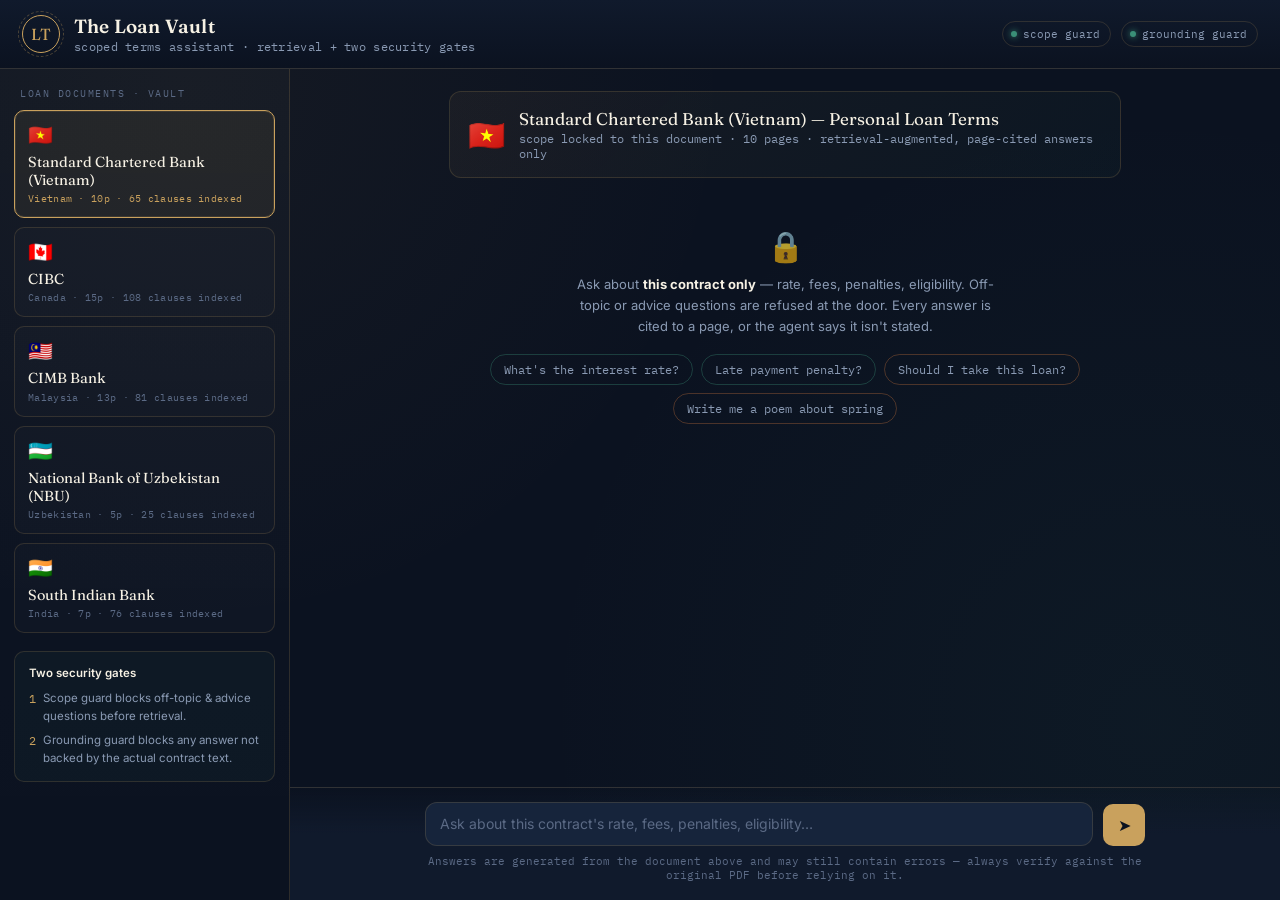
<file: loan_vault_demo.html>
<!DOCTYPE html>
<html lang="en">
<head>
<meta charset="UTF-8">
<meta name="viewport" content="width=device-width,initial-scale=1">
<title>The Loan Vault — Scoped Terms Assistant</title>
<link rel="preconnect" href="https://fonts.googleapis.com">
<link href="https://fonts.googleapis.com/css2?family=Fraunces:wght@500;600&family=Inter:wght@400;500;600&family=IBM+Plex+Mono:wght@400;500&display=swap" rel="stylesheet">
<style>
:root{
  --ink:#0b1220;
  --ink-2:#101a2c;
  --ink-3:#16243b;
  --paper:#f6f1e4;
  --paper-dim:#ece4d0;
  --gold:#c9a15d;
  --teal:#3a8f77;
  --teal-dim:#245c4c;
  --rust:#c4703a;
  --rust-dim:#7a4223;
  --slate:#8a9ab3;
  --slate-dim:#5b6a85;
  --line:rgba(201,161,93,0.18);
  --font-display:'Fraunces',Georgia,serif;
  --font-body:'Inter',-apple-system,'Segoe UI',sans-serif;
  --font-mono:'IBM Plex Mono',Consolas,monospace;
}
*{box-sizing:border-box}
html,body{height:100%}
body{
  margin:0;background:var(--ink);color:var(--paper);
  font-family:var(--font-body);
  background-image:
    radial-gradient(circle at 15% 10%, rgba(201,161,93,0.05), transparent 40%),
    radial-gradient(circle at 90% 80%, rgba(58,143,119,0.06), transparent 45%);
}
#root{height:100vh;display:flex;flex-direction:column;overflow:hidden}

/* ---------- top bar ---------- */
.topbar{
  display:flex;align-items:center;gap:14px;
  padding:14px 22px;border-bottom:1px solid var(--line);
  background:linear-gradient(180deg, var(--ink-2), var(--ink));
  flex-shrink:0;
}
.seal-mark{
  width:38px;height:38px;border-radius:50%;
  border:1.5px solid var(--gold);
  display:flex;align-items:center;justify-content:center;
  font-family:var(--font-display);font-size:16px;color:var(--gold);
  flex-shrink:0;position:relative;
}
.seal-mark::after{
  content:'';position:absolute;inset:-5px;border-radius:50%;
  border:1px dashed rgba(201,161,93,0.35);
}
.topbar h1{font-family:var(--font-display);font-weight:600;font-size:19px;margin:0;letter-spacing:.2px;color:var(--paper)}
.topbar .sub{font-size:11.5px;color:var(--slate);margin-top:1px;font-family:var(--font-mono);letter-spacing:.3px}
.topbar-right{margin-left:auto;display:flex;align-items:center;gap:10px}
.gate-chip{
  display:flex;align-items:center;gap:6px;
  font-family:var(--font-mono);font-size:10.5px;color:var(--slate);
  border:1px solid var(--line);border-radius:20px;padding:5px 10px 5px 8px;
}
.gate-dot{width:6px;height:6px;border-radius:50%;background:var(--teal);box-shadow:0 0 6px var(--teal)}

/* ---------- layout ---------- */
.layout{flex:1;display:flex;min-height:0}
.sidebar{
  width:290px;flex-shrink:0;border-right:1px solid var(--line);
  background:linear-gradient(180deg, rgba(255,255,255,0.015), transparent);
  overflow-y:auto;padding:18px 14px 20px;
}
.sidebar-label{
  font-family:var(--font-mono);font-size:10px;letter-spacing:1.5px;text-transform:uppercase;
  color:var(--slate-dim);padding:0 6px;margin-bottom:10px;
}
.doc-card{
  border:1px solid var(--line);border-radius:10px;padding:12px 13px;margin-bottom:9px;
  cursor:pointer;transition:all .15s ease;background:rgba(255,255,255,0.015);
  position:relative;overflow:hidden;
}
.doc-card:hover{border-color:rgba(201,161,93,0.4);background:rgba(201,161,93,0.04)}
.doc-card.active{
  border-color:var(--gold);background:rgba(201,161,93,0.08);
  box-shadow:inset 0 0 0 1px rgba(201,161,93,0.15);
}
.doc-card .flag{font-size:20px;margin-bottom:6px;display:block}
.doc-card .bank{font-family:var(--font-display);font-size:14.5px;color:var(--paper);line-height:1.25;margin-bottom:3px}
.doc-card .meta{font-family:var(--font-mono);font-size:10px;color:var(--slate-dim);letter-spacing:.3px}
.doc-card.active .meta{color:var(--gold)}

.about-box{
  margin-top:18px;padding:13px 14px;border-radius:10px;
  border:1px solid var(--line);background:rgba(58,143,119,0.05);
  font-size:11.5px;line-height:1.55;color:var(--slate);
}
.about-box b{color:var(--paper);font-weight:600}
.about-box .rule{display:flex;gap:7px;align-items:flex-start;margin-top:7px}
.about-box .rule .n{color:var(--gold);font-family:var(--font-mono);flex-shrink:0}

/* ---------- chat column ---------- */
.chat-col{flex:1;display:flex;flex-direction:column;min-width:0}
.chat-scroll{flex:1;overflow-y:auto;padding:22px 0 10px}
.chat-inner{max-width:720px;margin:0 auto;padding:0 24px}

.doc-banner{
  border:1px solid var(--line);border-radius:12px;padding:16px 18px;margin-bottom:20px;
  background:linear-gradient(135deg, rgba(201,161,93,0.06), rgba(58,143,119,0.04));
  display:flex;align-items:center;gap:14px;
}
.doc-banner .flag-big{font-size:30px}
.doc-banner .title{font-family:var(--font-display);font-size:17px;color:var(--paper)}
.doc-banner .desc{font-size:12px;color:var(--slate);margin-top:2px;font-family:var(--font-mono)}

.empty-state{text-align:center;padding:30px 10px 10px;color:var(--slate)}
.empty-state .icon{font-size:30px;margin-bottom:10px;opacity:.7}
.empty-state p{font-size:13px;max-width:420px;margin:6px auto 0;line-height:1.6}

.suggestions{display:flex;flex-wrap:wrap;gap:8px;justify-content:center;margin-top:18px}
.chip{
  font-family:var(--font-mono);font-size:11.5px;padding:7px 13px;border-radius:20px;
  border:1px solid var(--line);color:var(--slate);cursor:pointer;transition:.15s;background:transparent;
}
.chip:hover{border-color:var(--gold);color:var(--paper)}
.chip.type-ok{border-color:rgba(58,143,119,0.35)}
.chip.type-bad{border-color:rgba(196,112,58,0.35)}

.msg-row{display:flex;margin-bottom:18px}
.msg-row.user{justify-content:flex-end}
.bubble{
  max-width:78%;padding:11px 15px;border-radius:14px;font-size:14px;line-height:1.55;
}
.msg-row.user .bubble{
  background:var(--teal-dim);color:var(--paper);border-bottom-right-radius:4px;
}
.msg-row.assistant .bubble-wrap{max-width:86%}
.msg-row.assistant .bubble{
  background:var(--ink-3);border:1px solid var(--line);border-bottom-left-radius:4px;color:var(--paper);
}
.msg-row.assistant .bubble.refused{border-color:rgba(196,112,58,0.4);background:rgba(196,112,58,0.06)}
.msg-row.assistant .bubble.blocked{border-color:rgba(196,112,58,0.55);background:rgba(196,112,58,0.09)}
.msg-row.assistant .bubble.grounded{border-color:rgba(58,143,119,0.35)}

.stamp{
  display:inline-flex;align-items:center;gap:6px;margin-top:10px;
  font-family:var(--font-mono);font-size:10px;letter-spacing:1px;text-transform:uppercase;
  padding:4px 9px 4px 7px;border-radius:5px;border:1px solid;
  animation:stampIn .32s cubic-bezier(.2,1.4,.4,1);
}
@keyframes stampIn{0%{transform:scale(2.2) rotate(-8deg);opacity:0}60%{opacity:1}100%{transform:scale(1) rotate(-2deg);opacity:1}}
.stamp.ok{color:var(--teal);border-color:var(--teal-dim);background:rgba(58,143,119,0.08)}
.stamp.warn{color:var(--rust);border-color:var(--rust-dim);background:rgba(196,112,58,0.1)}

.cites{display:flex;flex-wrap:wrap;gap:6px;margin-top:9px}
.cite-chip{
  font-family:var(--font-mono);font-size:10.5px;color:var(--gold);border:1px solid rgba(201,161,93,0.35);
  border-radius:5px;padding:3px 8px;cursor:pointer;background:rgba(201,161,93,0.05);transition:.15s;
}
.cite-chip:hover{background:rgba(201,161,93,0.14)}
.source-card{
  margin-top:9px;padding:11px 13px;border-radius:8px;background:var(--paper);color:#2a2318;
  font-family:'IBM Plex Mono',monospace;font-size:11.5px;line-height:1.6;
  border-left:3px solid var(--gold);position:relative;
}
.source-card .pg{font-weight:700;color:var(--rust-dim);margin-bottom:4px;display:block;font-family:var(--font-mono)}

.pipeline{
  display:flex;align-items:center;gap:0;margin:6px 0 16px;font-family:var(--font-mono);font-size:10.5px;
}
.pstep{display:flex;align-items:center;gap:6px;color:var(--slate-dim);padding:5px 9px;border-radius:20px;transition:.25s}
.pstep .dot{width:6px;height:6px;border-radius:50%;background:var(--slate-dim);flex-shrink:0;transition:.25s}
.pstep.active{color:var(--gold)}.pstep.active .dot{background:var(--gold);box-shadow:0 0 8px var(--gold);animation:pulse 1s infinite}
.pstep.done{color:var(--teal)}.pstep.done .dot{background:var(--teal)}
.pstep.blocked{color:var(--rust)}.pstep.blocked .dot{background:var(--rust)}
@keyframes pulse{0%,100%{opacity:1}50%{opacity:.4}}
.pline{width:20px;height:1px;background:var(--line);flex-shrink:0}

.input-bar{
  border-top:1px solid var(--line);padding:14px 24px 18px;
  background:linear-gradient(180deg, transparent, var(--ink-2) 40%);
}
.input-inner{max-width:720px;margin:0 auto;display:flex;gap:10px;align-items:flex-end}
.input-inner textarea{
  flex:1;background:var(--ink-3);border:1px solid var(--line);border-radius:12px;
  color:var(--paper);padding:11px 14px;font-family:var(--font-body);font-size:14px;
  resize:none;line-height:1.4;max-height:120px;
}
.input-inner textarea:focus{outline:none;border-color:var(--gold)}
.input-inner textarea::placeholder{color:var(--slate-dim)}
.send-btn{
  background:var(--gold);color:var(--ink);border:none;border-radius:10px;width:42px;height:42px;
  flex-shrink:0;cursor:pointer;display:flex;align-items:center;justify-content:center;font-size:16px;
  transition:.15s;
}
.send-btn:hover:not(:disabled){transform:translateY(-1px);box-shadow:0 3px 12px rgba(201,161,93,0.3)}
.send-btn:disabled{opacity:.4;cursor:not-allowed}
.disclaimer{max-width:720px;margin:8px auto 0;font-size:10.5px;color:var(--slate-dim);text-align:center;font-family:var(--font-mono)}

.typing-dots{display:inline-flex;gap:4px;padding:2px 0}
.typing-dots span{width:5px;height:5px;border-radius:50%;background:var(--slate);animation:bounce 1.1s infinite}
.typing-dots span:nth-child(2){animation-delay:.15s}.typing-dots span:nth-child(3){animation-delay:.3s}
@keyframes bounce{0%,60%,100%{transform:translateY(0);opacity:.5}30%{transform:translateY(-4px);opacity:1}}

::-webkit-scrollbar{width:9px}
::-webkit-scrollbar-thumb{background:rgba(201,161,93,0.18);border-radius:10px}
::-webkit-scrollbar-track{background:transparent}

@media (max-width:760px){
  .sidebar{position:fixed;left:0;top:57px;bottom:0;z-index:20;transform:translateX(-100%);transition:.25s;box-shadow:10px 0 30px rgba(0,0,0,.4)}
  .sidebar.open{transform:translateX(0)}
  .menu-btn{display:flex !important}
  .bubble{max-width:92%}
}
.menu-btn{display:none;background:none;border:1px solid var(--line);color:var(--paper);border-radius:8px;width:34px;height:34px;align-items:center;justify-content:center;cursor:pointer}

</style>
</head>
<body>
<div id="root">
  <div class="topbar">
    <button class="menu-btn" id="menuBtn">☰</button>
    <div class="seal-mark">LT</div>
    <div>
      <h1>The Loan Vault</h1>
      <div class="sub">scoped terms assistant · retrieval + two security gates</div>
    </div>
    <div class="topbar-right">
      <div class="gate-chip"><span class="gate-dot"></span>scope guard</div>
      <div class="gate-chip"><span class="gate-dot"></span>grounding guard</div>
    </div>
  </div>

  <div class="layout">
    <div class="sidebar" id="sidebar"></div>
    <div class="chat-col">
      <div class="chat-scroll" id="chatScroll">
        <div class="chat-inner" id="chatInner">
          <div id="bannerHost"></div>
        </div>
      </div>
      <div class="input-bar">
        <div class="input-inner">
          <textarea id="msgInput" rows="1" placeholder="Ask about this contract's rate, fees, penalties, eligibility…"></textarea>
          <button class="send-btn" id="sendBtn" title="Send">➤</button>
        </div>
        <div class="disclaimer">Answers are generated from the document above and may still contain errors — always verify against the original PDF before relying on it.</div>
      </div>
    </div>
  </div>
</div>

<script id="loan-data" type="application/json">{"scb": {"id": "scb", "bank": "Standard Chartered Bank (Vietnam)", "country": "Vietnam", "flag": "🇻🇳", "pages": 10, "chunks": [{"text": "1 \n \n \n \n \n \n \nTERMS AND CONDITIONS GOVERNING PERSONAL LOAN \n \nIn consideration of Standard Chartered Bank (Vietnam) Limited (the “Bank”) offering the Personal Loan and/or Secured \nWealth Lending Facility to the Borrower at the Borrower’s request, the Borrower agrees to be bound by these Terms \nand Conditions Governing Personal Loan (as amended, supplemented, and/or superseded by the Bank from time to \ntime). \n1. INTERPRETATION \nIn these Terms and Cond itions Governing Personal Loan, except to the extent that the context requires otherwise, the \nfollowing capitalized terms shall have the following respective meanings: \n\"Account\" refers to an account opened by the Borrower with the Bank for the purpose of among others disbursement of \nand repayment for the Loans, and which may survive the t", "page": 1}, {"text": "with the Bank for the purpose of among others disbursement of \nand repayment for the Loans, and which may survive the termination of the Loan(s); \n“Application Form ” refers to the application for banking relationship or any other forms as provided by the Bank \npursuant to which the Borrower has applied or may apply for the Loan(s) and/or such letter(s), commitment, \narrangement or agreement between the Bank and the Borrower from time to time in relation to the Loan(s); \n\"Approved Loan Amount \" refers to the Personal Loan and/or Secured Wealth Le nding Facility approved by the Bank \nfrom time to time and Life Insurance premium (if any); \n\"Bank\" refers to Standard Chartered Bank (Vietnam) Limited and includes its branches, successors and assigns; \n\"Borrower\" refers to a holder of the Loan(", "page": 1}, {"text": "ed Bank (Vietnam) Limited and includes its branches, successors and assigns; \n\"Borrower\" refers to a holder of the Loan(s) whether alone or jointly with any other person; \n“Collateral” refers to current account(s) (which may be or include the Account) or deposit(s) which is to be security to \nthe Bank and is applicable to partially secured and fully secured for the Loan(s); \n\"Loan Agreement\" refers to a set of documents including Application Form, Terms and Conditions Governing Personal \nLoan, as well as agreements, notices, letters and acknowledgement in respect of the Loans as agreed between the \nBank and the Borrower, all of which shall bind upon the Borrower; \n“Personal Loan ” refers to the loan, credit and/or banking facility or accommodation referred to in the relevant \nApplication F", "page": 1}, {"text": "al Loan ” refers to the loan, credit and/or banking facility or accommodation referred to in the relevant \nApplication Form and which is granted or made available by the Bank to the Borrower on and subject to the terms and \nconditions contained therein, these Terms and Conditions Governing Personal Loan and any other such terms and \nconditions as the Bank may decide from time to time; and \n“Secured Wealth Lending Facility” refers to Personal Loan secured by the Collateral \n“Loan(s)” refers to Personal Loan and/or Secured Wealth Lending Facility. \n\"Statement of Account\" refers to the Bank's periodic statement showing the amount due to the Bank on the Loan(s). \nUnless the context requires otherwise, words denoting the singular number sha ll include the plural and vice versa. The \nheadings to", "page": 1}, {"text": "ontext requires otherwise, words denoting the singular number sha ll include the plural and vice versa. The \nheadings to the clauses have been inserted for guidance only and shall not be deemed to form any part of the context \nor be taken into consideration in the interpretation of these Terms and Conditions Governing Pers onal Loan. \n2. CONDITIONS PRECEDENT \nThe Bank may grant or continue to grant the Loan(s) to the Borrower if the following conditions are fulfilled or continued \nto be fulfilled: \n(a) the Application Form shall have been accepted by the Bank in the manner as p rescribed by the Bank;", "page": 1}, {"text": "2 \n(b) the Loan Agreement and all other documents, legal or otherwise, as may be required by the Bank, shall have \nbeen duly completed and signed to the satisfaction of the Bank and all conditions to the effectiveness of the \nLoan Agreement and such all other documents shall have been satisfied; \n(c) the Account shall have been opened by the Borrower at the Bank; \n(d) there shall exist no potential Event of Default or Event of Default and all representations and warranties \ncontained herein and in the Application Form and the Loan Agreement or otherwise shall be true and correct in \nall material respects; \n(e) all documentary proof as may be required by the Bank shall have been duly furnished; \n(f) the security interest created over the Coll ateral shall have been registered with the Natio", "page": 2}, {"text": "e been duly furnished; \n(f) the security interest created over the Coll ateral shall have been registered with the National Agency for \nRegistration of Secured Transactions or any other competent secured transaction registration authority; \n(g) there are no circumstances which in the opinion of the Bank would adversely affect t he Bank's ability, decision \nor willingness to grant or continue to grant the Loan(s) to the Borrower; and \n(h) all other conditions precedent as the Bank may require or impose have been fulfilled to the satisfaction of the \nBank or otherwise have been duly complied with. \n3. LOAN \n3.1 The Approved Loan Amount and availability period and term of the Loan(s) shall be notified by the Bank to the \nBorrower. \n3.2 The purpose of the Loan(s) shall be specified in the Appl", "page": 2}, {"text": "e Loan(s) shall be notified by the Bank to the \nBorrower. \n3.2 The purpose of the Loan(s) shall be specified in the Application Form and the Loan Agreement and the Borr ower \nagrees and undertakes to apply all amounts of the Loan(s) provided by the Bank in or towards such purpose. \n3.3 Method of lending: the Loan(s) is extended following the method of individual lending. \n4. DISBURSEMENT \n4.1 Disbursement will only be made af ter the satisfaction or waiver, at the Bank’s sole discretion, of all conditions \nprecedent set forth in Clause 2. The Loan(s) shall be disbursed in form of bank transfer to the Borrower’s account or \nbeneficiary’s account designated by the Borrower in accordance with applicable laws. \n4.2 The Borrower shall be deemed to agree with the Approved Loan Amount granted by", "page": 2}, {"text": "in accordance with applicable laws. \n4.2 The Borrower shall be deemed to agree with the Approved Loan Amount granted by the Bank and all relevant \nTerms and Conditions Governing Personal Loan once the Approved Loan Amount was disbursed into the Borrower’s \nbank account. \n5. STATEMENT OF ACCOUNT AND PAYMENT \n5.1 The Personal Loan will be repayable in the manner stipulated in the Loan Agreement. The Borrower shall examine \nthe Loan Agreement which shall be conclusive and binding on the Borrower unless the Bank receives the Borrower’s \nwritten notification of any discrepancies in respect thereof within 7 days after signing and delivery of the Loan \nAgreement. The decision given by the Bank in respect of any such discrepancies duly notified by the Borrower shall be \nfinal conclusive and bindin", "page": 2}, {"text": "ven by the Bank in respect of any such discrepancies duly notified by the Borrower shall be \nfinal conclusive and binding on the Borrower for all purposes whatsoever. \n5.2 The Borrower shall examine the Statement of Account which shall be conclusive and binding on the Borrower \nunless the Bank receives the Borrower’s written notification of any discrepancies i n respect thereof within 7 days after \nissuance and delivery to the Borrower. The decision given by the Bank in respect of any such discrepancies duly \nnotified by the Borrower shall be final conclusive and binding on the Borrower for all purposes whatsoeve r. \n5.3 In case the Borrower does not receive the Statement of Account on a regular period as defined by the Bank, the \nBorrower will be responsible to inform the Bank of such non", "page": 2}, {"text": "of Account on a regular period as defined by the Bank, the \nBorrower will be responsible to inform the Bank of such non -receipt otherwise the Statement of Account shall be \ndeemed to be received on a regular period by the Borrower. \n5.4 The due date of payment shall be determined by the Bank and informed to the Borrower. The Bank reserves the \nright to vary the due date of payment and shall inform the Borrower as soon as possible. \n5.5 The repayment amount shall include principal, interest, all charges and fees (if any) of the Loan(s) as notified by the \nBank. The 1st repayment will be paid by the Borrower within the due date after the Loan(s) has been disbursed to the \nBorrower. Priority in payment of pri ncipal and interest of overdue debts shall be in accordance with the applicable la", "page": 2}, {"text": "Borrower. Priority in payment of pri ncipal and interest of overdue debts shall be in accordance with the applicable laws \nof Vietnam.", "page": 2}, {"text": "3 \n5.6 The Loan must be repayable by monthly installments within the due date as notified by the Bank. The repayment \nmust be made in VND or any foreign currency as notified by the Bank and under regulations or laws of Vietnam. \n5.7 Except as otherwise specifically provided in the Loan Agreement or agreed in writing by the Bank, all payments of \nprincipal, interest, charges and fees (if any) of the Loan(s) due and pay able by the Borrower shall be made in \nimmediately available funds to the Bank by debiting the Account within the due date. For the purpose of this paragraph, \nthe Borrower shall be obliged to maintain, no later than 4.30 p.m on the day before such due date , a balance in the \ncurrency of payment in the Account at least equal to such amount of principal, interest, charges and", "page": 3}, {"text": ", a balance in the \ncurrency of payment in the Account at least equal to such amount of principal, interest, charges and fees (if any) of the \nLoan(s) as notified by the Bank due and payable on such due date. The Borrower shall hereby authorize the Bank to \neffect such payment as directed by the Borrower. \n5.8 In case that the Borrower intends to prepay the partial or the whole amount of the Loan(s) before the maturity date, \nthe Borrower shall give the Bank prior irrevocable written notice of its intent to pre pay the Loan(s) and shall pay a \nprepayment fee and all charges at the Bank’s prevailing instruction (if any). \n5.9 In case of the partial prepayment, the maximum amount of partial prepayment will be defined by the Bank, subject \nto change from time to time. \n5.10 In case that the B", "page": 3}, {"text": "amount of partial prepayment will be defined by the Bank, subject \nto change from time to time. \n5.10 In case that the Borrower is unable to make any repayment as caused by death, loss of capacity for civil act, non -\nresidence in Vietnam or otherwise, the Bank reserves the right to transfer the liability of repayment so as such liability of \nrepayment shall be undertaken by legally inheritor, authorized person of the will, delegated person of the Borrower, or \nany family relative person of the Borrower to the extent not contrary to applicable law. \n5.11 With Loan(s) through payroll at the Bank, if the Bank does not receive money from the Borrower’s payroll due to \nresign, change of payroll to another bank or change to a new company without notice to the Bank, the Bank has the \nright to re", "page": 3}, {"text": ", change of payroll to another bank or change to a new company without notice to the Bank, the Bank has the \nright to retrieve all the remaining debt directly and immediately from the Borrower . \n5.12 From time to time, the Bank may offer Loan payment service(s) provided by intermediary payment service \nprovider(s) (“Service Provider”), e.g. Payoo. The Borrower, upon choosing and using these payment channels, \nundertakes to comply with regulations and guidance issued by the Bank and Service Provider in relation to the service. \nThe Borrower also accepts and agrees that any payment made to the Service Provider shall be deemed as payment for \nthe Loan which cannot be cancelled or refunded. \n6. INTEREST & INTEREST RATE \n6.1 Interest is accrued daily on number of days during which the actual b", "page": 3}, {"text": "led or refunded. \n6. INTEREST & INTEREST RATE \n6.1 Interest is accrued daily on number of days during which the actual balance is maintained and on a 365 day per \nyear basis. Interest shall be calculated on the actual day-end balance of Loan(s), from the disbursement date to the \nactual payment date (excluding the actual payment date) with below formula: \nInterest = \n∑ (Actual balance of the Loan x No. of days that the actual balance is \nmaintained x Interest rate) \n365 \nIn which: \n(i) Actual balance of the Loan : means day -end balance of the principal, the overdue principal, and the actual \noverdue interest which are payable to the Bank by the Borrower; \n(ii) No. of days that the actual balance is maintained: means the No. of day where the actual balance at the end of \neach day is unchan", "page": 3}, {"text": "s that the actual balance is maintained: means the No. of day where the actual balance at the end of \neach day is unchanged; \n(iii) Interest rate: as provided in the Application Form in relation to the Loan. \n6.2 Interest on the Loan(s) shall be calculated and charged into repayment amount as agreed in the Loan Agreement. \nThese Terms and Conditions governing Personal Loan will continue to apply and remain in force up to the date that \namounts due under the Loan(s) are paid in full as well as before and after any judgment obtained in respect of any \noutstanding amount of the Loan(s). \n6.3 If the repaymen t amount due hereunder is not paid on its due date of payment, the charge (if any) shall become \npayable by the Borrower, subject to such amount as may be determined by the Bank from time", "page": 3}, {"text": "harge (if any) shall become \npayable by the Borrower, subject to such amount as may be determined by the Bank from time to time. In addition, such \noverdue principal amount shall bear defaul t interest (payable on demand) which shall accrue daily from the due date \nuntil the date of actual payment at a default interest rate of 150% of the Interest Rate applicable to the Loan(s) (or such \nother maximum ratio as is permitted by the State Bank of V ietnam from time to time). Default interest applicable to", "page": 3}, {"text": "4 \nunpaid interests (if any) may be applicable and advised by the Bank to the Borrower from time to time to the extent \npermitted by applicable law. For any payment which has not been made on due date, unless otherwise agreed by the \nBank to be restructured, shall be transferred to overdue debts and be notified by the Bank to the Borrower in \naccordance with the current applicable laws. \n6.4 All interests and penalties which pass the loan tenor stated on th e Loan Agreement (including but not limited of late \npayment/ odd day interest/ penalty) will be paid same as early redemption fee. \n6.5 The Bank shall be entitled to determine or vary the rates and basis of calculation of interest payable by the Borrower \nunder these Terms and Conditions Governing Personal Loan and shall inform the Bor", "page": 4}, {"text": "n of interest payable by the Borrower \nunder these Terms and Conditions Governing Personal Loan and shall inform the Borrower in any way as provided for \nin Clause 20.3. \n7. CHARGES, COSTS, EXPENSES AND TAXES \n7.1 The Borrower shall pay to the Bank all charges and/or fees in respect of the Loan(s) as stated in the Loan \nAgreement and/or at the Bank's prevailing instructions. \n7.2 To the extent not contrary to applicable law, the Bank may at any time and upon written notice to the Borrower, \nchange the amoun t of any charges or fees payable by the Borrower as stated in the Loan Agreement and/or at the \nBank's prevailing instructions. Such change(s) shall take effect from the date stated in the notice, which in most \ninstances, shall be no less than 30 days from the date of the notice. \n8. R", "page": 4}, {"text": "he date stated in the notice, which in most \ninstances, shall be no less than 30 days from the date of the notice. \n8. REPAYMENT \n8.1 In case Monthly Installment Repayment Interest is applied, the first payment will include normal Monthly Installment \nRepayment and Monthly Installment Repayment Interest. \n8.2 All the payments will be made in accord ance with Clause 5.7 of The Terms and Conditions Applied for Personal \nLoan and on working days (from Monday to Friday and do not include Saturday, Sunday and holidays in Vietnam or the \ndays that the Bank do not work are approved by the State Bank of Vietna m). If the payment is due on the day that is not \nworking day, the due date of that payment will be the next working day. \n9. EVENT OF DEFAULT \n9.1 Without prejudice to any other terms in th", "page": 4}, {"text": "date of that payment will be the next working day. \n9. EVENT OF DEFAULT \n9.1 Without prejudice to any other terms in the Loan Agreement and the Bank’s right to demand immediate repayment \nof any Loan(s) which is repayable on demand, the Borrower shall immediately repay, on demand, the Loan(s) and \ninterest on the Loan(s) which are outstanding and unpaid, and all other charges and moneys payable in relation to the \nLoan(s) upon any of the following events of default happening: \n(a) any of the installment, interest repayments of the Loan(s) and/or any other payable amount under the Loan \nAgreement and these Terms and Conditions Governing Personal Loan are not paid when due; \n(b) The Borrower does not comply with any obligation of the Borrower under the Loan Agreement or any security \ndocume", "page": 4}, {"text": "; \n(b) The Borrower does not comply with any obligation of the Borrower under the Loan Agreement or any security \ndocument. \n(c) The Borrower breaches its obligations of payment, when due or when the time to redress violations, under any \nagreement with any other creditors or with the Bank; \n(d) Proceedings are taken against the Borrower or the Borrower's property or the property manager or similar \nperson appointed for the assets of the Borrower, or the criminal case is conducted against the Borrower , which \nin the opinion of the Bank, may have a significant adverse effect on the Borrower's ability to perform its \nobligations under the Loan Agreement; \n(e) The Borrower commits or threatens to commit a breach of any of the terms and conditions hereof or of any \nagreement or security (if a", "page": 4}, {"text": "commits or threatens to commit a breach of any of the terms and conditions hereof or of any \nagreement or security (if any) for the Loan(s); \n(f) The Borrower becomes insolvent or enter into any arrangement or composition for the benefit of the Borrower’s \ncreditors or the Borrower has any petition filed or notice issued for passing of a resolution for the winding -up of \nor appointment of a judicial manager or the Borrower has taken any step for making of a bankruptcy petition or \nbankruptcy order against the Borrower; \n(i) Any of the Borrower’s present or future indebtedness for or in respect of money borrowed or raised (w hether \nfrom the Bank or any other person) becomes (or becomes capable of being declared) due and payable before \nits stated due date or any such indebtedness is unpai", "page": 4}, {"text": "mes (or becomes capable of being declared) due and payable before \nits stated due date or any such indebtedness is unpaid when due or, as the case may be, within an appropriate \ngrace period;", "page": 4}, {"text": "5 \n(j) The Borrower dies or becomes loss of capacity for civil act; \n(k) Any of the Borrower’s declaration or representation set out in these Terms and Conditions Governing Personal \nLoan, the Application Form or the Loan Agreement relating to the Loan(s), as varied from time to time, is or \nbecomes untrue; \n(l) If credit bureau (if any) conducted by the Bank from time to time or any other similar credit check on the \nBorrower is unsatisfactory to the Bank as the Bank may decide at our sole discretion; \n(m) If any governmental auth ority condemns, nationalizes, seizes or otherwise expropriates, or seals, blocks or \nfreezes, or uses for public purposes or for the purposes of national defense or security and other similar special \ncircumstances, all or any substantial part of the property or", "page": 5}, {"text": "of national defense or security and other similar special \ncircumstances, all or any substantial part of the property or other assets of the Borrower; \n(n) If any provision of these Terms and Conditions Governing Personal Loan or the Loan Agreement is, or is \nalleged by the Borrower to be, or is declared by any governmental authority or court to be, ineffective, invalid, \nillegal or void, in whole or in part; \n(o) If a court of competent jurisdiction issues a judgment or decision against the Borrower; or an arbitration body of \ncompetent jurisdiction issues an award against the Borrower; or \n(p) An event occurs or circumsta nces arise which gives the Bank reasonable grounds to believe that the Borrower \nmay not be able to perform or comply with any of obligations. \n9.2 The bank reserves th", "page": 5}, {"text": "ds to believe that the Borrower \nmay not be able to perform or comply with any of obligations. \n9.2 The bank reserves the right of its own decision on restructuring loan terms based on the financial capability of the \nBank and on the results of its assessment of the ability of the Borrower for repayment. If the Borrower is unable to \nrepay monthly installment (whether principal and/or interest and/or all charges (if any) in accordance with the repayment \nschedule agreed in the Loan Agreement but the Bank assesses the Borrower as being able to repay within later \nrepayment periods of such schedule, the Bank has the right to consider restructuring the period for repayment of \nprincipal and/or payment of interest and/or all charges (if any). If the Borrower is unable to repay in full all prin", "page": 5}, {"text": "f \nprincipal and/or payment of interest and/or all charges (if any). If the Borrower is unable to repay in full all principal \nand/or interest and/or all charges (if any) within the term agreed in the Loan Agreement but the Bank assesses the \nBorrower as being able to repay within a certain specified ti me after the loan term, the Bank has the right to consider \nextending the loan term for a period consistent with the funding source for the repayment by the Borrower. \n10. JOINT ACCOUNT \n10.1 All joint Borrowers shall be jointly liable for all monies owing to the Bank under the Loan(s). \n10.2 Where the Loan(s) is a joint account with more than one Borrower: \n(a) all references to \"the Borrower\" under these Terms and Conditions Governing Personal Loan shall refer to each \nand every one of th", "page": 5}, {"text": "nces to \"the Borrower\" under these Terms and Conditions Governing Personal Loan shall refer to each \nand every one of the Borrower individually or all of them collectively, as the context may require; \n(b) all covenants, provisions, terms, conditions, or obligations shall be deemed to be made by and be binding on all \njoint Borrowers jointly and severally and shall also be binding on and applicab le to their respective personal \nrepresentatives and successors in title accordingly; \n(c) all notices and communications sent or given by the Bank to any one of the Borrowers shall be deemed to be \nsent or given to all Borrowers; and \n(d) all instructions g iven by any of the Borrowers shall be deemed to be given by all Borrowers; provided always \nthat if the instructions given are considered by", "page": 5}, {"text": "rrowers shall be deemed to be given by all Borrowers; provided always \nthat if the instructions given are considered by the Bank to be contradictory or ambiguous the Bank shall be \nentitled in its absolute discretion to decide whether or not to act on them or to obtain clarifications from the joint \nBorrowers. \n11. COLLATERAL (Applicable for Secured Wealth Lending Facility) \n11.1 The Borrower shall enter into or provide such collateral as the Bank may require from the Borrower as security fo r \nthe Loan(s). The Borrower shall execute such documents as the Bank may require for the purpose of creating security \nfor all or any part of its obligations as well as any additional documents which the Bank may from time to time. \n11.2 For the purpose of this clause: \n(a) “Security Margin” means the", "page": 5}, {"text": "l documents which the Bank may from time to time. \n11.2 For the purpose of this clause: \n(a) “Security Margin” means the (%) ratio between the Loan principal at the time of calculation and current market \nvalue of the Collateral (periodically calculated by the Bank and at the exchanges rates published at the Bank’s \ncounter, if applicable) at which rate or higher, the Bank shall inform the Borrower of the Collateral status;", "page": 5}, {"text": "6 \n(b) “Top-up Ratio” means the (%) ratio between the Loan principal at the time of calculation and current market \nvalue of the Collateral (periodically calculate d by the Bank and at the exchanges rates published at the Bank’s \ncounter, if applicable) at which rate or higher, the Bank shall inform the Borrower and request for a Collateral \ntop-up which shall be made by the Borrower. Upon expiry of this time limit, th e Bank shall enforce the Collateral \nto recover the Loan; \n(c) Sell-down Ratio” means the (%) ratio between the Loan principal at the time of calculation and current market \nvalue of the Collateral (periodically calculated by the Bank and at the exchanges ra tes published at the Bank’s \ncounter, if applicable) at which rate or higher, the Bank shall immediately enforce the C", "page": 6}, {"text": "a tes published at the Bank’s \ncounter, if applicable) at which rate or higher, the Bank shall immediately enforce the Collateral to recover the \nLoan and shall inform the Borrower if so required by law. \nAs a reference, the ratios are currently provided as follows: \n \n \nTier Security Margin Top-up ratio Sell-down ratio \n1 80% 86% 92% \n2 85% 89.5% 94% \n3 90% 93% 96% \n \nThe Security Margin is provided by the Bank subject to type of Collateral and notified to the Borrower at the time the \nLoan is approved. The above ratios are subject to change from time to time due to fluctuation of financial market. \nBorrower is recommended to contact his/her relationship manager to find out more about these ratios. \n11.3 If at any time, any of the above ratios are exceeded, the Bank shall be entitled at i", "page": 6}, {"text": "out more about these ratios. \n11.3 If at any time, any of the above ratios are exceeded, the Bank shall be entitled at its sole and absolute discretion to \ndo any of the following upon a reasonable notice to the Borrower: \n(a) require the Borrower to immediately reduce its liabilities to the Bank by such extent and in such manner as the \nBank may in its sole and absolute discretion determine; \n(b) cancel or reduce the Secured Wealth Lending Facility; \n(c) withhold further drawing of the Secured Wealth Lending Facility by the Borrower; \n(d) require the Borrower to furnish to the Bank additional Collateral as shall be satisfactory to the Bank; \n(e) enforce the Collateral in any way deemed appropriate by the Bank to recover the Secured Wealth Lending \nFacility; \n(f) realize and set -off the a", "page": 6}, {"text": "any way deemed appropriate by the Bank to recover the Secured Wealth Lending \nFacility; \n(f) realize and set -off the assets of the Borrower and/or the security party (as the case may be) c overed by the \nsecurity documents against the Borrower’s liabilities to the Bank, and/or \n(g) adopt such other measures as the Bank may determine in its sole and absolute discretion. \nAny additional security referred to above shall constitute and form part of the continuing security for the obligations of \nthe Borrower under Loan Agreement, and shall not subsequently be withdrawn by the Borrower or the relevant security \nparty without the Bank’s prior written consent. \n12. BORROWER'S PARTICULARS \n12.1 The Borrower shall notify the Bank promptly in writing of any change in his employment office, home ad", "page": 6}, {"text": "PARTICULARS \n12.1 The Borrower shall notify the Bank promptly in writing of any change in his employment office, home address, and \ncontact numbers and as may be required by the Bank, any other information previously provided to the Bank in the \nApplication Form. \n12.2 If the Borrower’s latest address is not notified to the Bank or the whereabouts of the Borrower is unknown to the \nBank for 6 months, the Loan(s) may be terminated at the Bank's absolute discretion and the Loan(s) closed accordingly \nwhereupon all monies owing to the Bank un der the Loan(s) and these Terms and Conditions Governing Personal Loan \ntogether with all charges (if any) thereon shall immediately become due and payable to the Bank. \n13. REPRESENTATIONS AND WARRANTIES \n13.1 The Borrower warrants and represents that a", "page": 6}, {"text": "ecome due and payable to the Bank. \n13. REPRESENTATIONS AND WARRANTIES \n13.1 The Borrower warrants and represents that all information, declarations, representations, and warranties made or \ngiven by him or as evidenced by any documents given to the Bank in connection with the Loan(s) and all particulars", "page": 6}, {"text": "7 \nindicated in any Applic ation Form(s) relating thereto are and will continue to be true and correct in all respects and will \nbe complied with at all times. \n13.2 No litigation, arbitration or administrative proceeding is taking place or pending or threatened against the Borrower \nor its assets, and no tax liability claim is taking place or pending or threatened against the Borrower or its assets. \n13.3 The Borrower confirms that the Bank is entitled to rely on the said information, declarations, representations and \nwarranties in granting the Loan(s) and that he shall immediately upon request furnish the Bank with all such documents, \nstatements, information and explanation as may be reasonably required by the Bank from time to time regarding his \naffairs, state or condition, financial", "page": 7}, {"text": "nation as may be reasonably required by the Bank from time to time regarding his \naffairs, state or condition, financial or otherwise, that may affect the Bank's decision in granting or in continuing to grant \nthe Loan(s) to him. \n13.4 The Bank agrees to offer the Loan(s) which can be unsecured, partially secured, or fully secured type. However, \nin case that there is any cha nge on security requirement as caused by any reason, the Bank reserves the right to \nchange the conditions of security type of the Loan(s). Moreover, the Loan(s) may be terminated at the Bank's absolute \ndiscretion and the Loan(s) closed accordingly whereup on all monies owing to the Bank under the Loan(s) and these \nTerms and Conditions Governing Personal Loan together with all charges (if any) thereon shall immediat", "page": 7}, {"text": "oan(s) and these \nTerms and Conditions Governing Personal Loan together with all charges (if any) thereon shall immediately become \ndue and payable to the Bank. \n13.5 In case that the Borrower becomes unemployed afte r the Loan(s) has been disbursed, the Bank reserves the right \nto request any warranty from the Borrower to ensure the repayment can be made according to the monthly schedule \nthat has been binding in these Terms and Conditions Governing Personal Loan. \n14. DISCLOSURE OF INFORMATION \nThe Borrower irrevocably and unconditionally consents for the Bank and any officer of the Bank to disclose any \ncustomer information relating to the Borrower or any information whatsoever relating to the Borrower as the Bank shall \nconsider appropriate to any person to whom disclosure is permitted", "page": 7}, {"text": "hatsoever relating to the Borrower as the Bank shall \nconsider appropriate to any person to whom disclosure is permitted or required by any statutory provision or law or to \nany other person wherever situate for any purpose whatsoever and it is hereby agreed that the Bank and any officer of \nthe Bank may disclose the foregoing information to the fullest extent permitted by any statutory provision or law. \nWithout prejudice to the foregoing, the Borrower consents to such disclosure to any credit bureau or any other \norganization or corporation set up for the purpos e of collecting and providing information relating to the credit standing \nof persons, and to the disclosure by such credit bureau or other organization or corporation to any member thereof, for \nthe purposes of assessing the Bor", "page": 7}, {"text": "by such credit bureau or other organization or corporation to any member thereof, for \nthe purposes of assessing the Borrower’s credit worthiness or for any other purpose whatsoever. The rights conferred \non the Bank herein shall be in addition to and shall not be in any way prejudiced or affected by any other agreement, \nexpressed or implied, between the Borrower and the Bank in relation to any informa tion referred to herein nor shall any \nsuch other agreement be in any way prejudiced or affected by any provision herein. This consent and provision shall \nsurvive the termination of any or all of the Borrower’s facilities with the Bank, and/or the terminati on of any relationship \nbetween the Borrower and the Bank, for any reason whatsoever. \n15. TERMINATION \n15.1 The Borrower may terminat", "page": 7}, {"text": "tionship \nbetween the Borrower and the Bank, for any reason whatsoever. \n15. TERMINATION \n15.1 The Borrower may terminate the Loan(s) by: \n(a) giving the Bank written notice of such termination; and \n(b) paying all monies owing under the Loan(s) and these Terms and Conditions Governing Personal Loan together \nwith all charges (if any). \n15.2 Notwithstanding anything to the contrary herein, the Bank may at any time at its absolute discretion cancel the \nLoan(s) and terminate the Loan Agreement withou t giving any reason therefore and without prior notice to the Borrower \nto the extent not contrary to applicable law. All monies owing under the Loan(s) and these Terms and Conditions \nGoverning Personal Loan together with all charges (if any) thereon shall immediately become due and payable on", "page": 7}, {"text": "nditions \nGoverning Personal Loan together with all charges (if any) thereon shall immediately become due and payable on \ndemand. \n16 EXEMPTION FROM LIABILITIES \n16.1 To the extent not contrary to applicable law, the Bank shall not be responsible for any losses or damages which \nthe Borrower or any other person(s) may suffer or incur due to any delay or refusal of the Bank to grant or to continue to \ngrant the whole or part of the Loan(s) to the Borrower and shall not be obliged to give any reason for such delay or \nrefusal. \n16.2 Without prejudice to the foregoing, and to the extent not contra ry to applicable law, the Bank shall not in any event \nbe responsible for or liable to the Borrower for any losses or damages which the Borrower may suffer in respect of any", "page": 7}, {"text": "iable to the Borrower for any losses or damages which the Borrower may suffer in respect of any", "page": 7}, {"text": "8 \nrevision of the amount, suspension or termination of the Loan(s), changes to any of these Terms and Conditions \nGoverning Personal Loan or any other exercise of the Bank's rights under these Terms and Conditions Governing \nPersonal Loan, at law or in equity. \n17. STATEMENT OF INDEBTEDNESS \nAny statement or certificate signed by the Bank rega rding any amount and/or financial obligation which remains unpaid \nby Borrower under Personal Loan and Terms and Conditions, except for any manifest errors, is conclusive, final and \nbinding on the Borrower for all purposes. \n18. RIGHT OF SET OFF \nIn addition to any remedies, lien, right of set -off or other rights which the Bank may have under these Terms and \nConditions Governing Personal Loan at law or in equity, the Bank shall be entitled at any", "page": 8}, {"text": "ay have under these Terms and \nConditions Governing Personal Loan at law or in equity, the Bank shall be entitled at any time and without notice to the \nBorrower to combine or consolidat e all or any of the Borrower's account(s) with the Bank whether held alone or jointly \nwith any other person(s) or set -off to the credit of such account(s) (whether matured or not) in or towards the \nsatisfaction of any or all outstanding balances and other liabilities due from the Borrower under the Loan(s) and these \nTerms and Conditions Governing Personal Loan. \n19. SALARY DEDUCTION LOAN PROGRAM FOR EMPLOYEES IN COMPANIES3 \nIn case the Borrower borrows loan under this Agreement by participating in and achievi ng the benefits from Salary \nDeduction Loan Program For Employee in Company of the Bank and th", "page": 8}, {"text": "ticipating in and achievi ng the benefits from Salary \nDeduction Loan Program For Employee in Company of the Bank and the repayment of loan in This Agreement shall \ncomply with the salary deduction specified in the Salary Deduction Loan Program For Employees In Companies of the \nBank, the Borrower commits and ensures that the Borrower has made the authorization for the employer of the \nBorrower for the employer of the Borrower to conduct deductions in accordance with Salary Deduction Loan Program \nFor Employees In Companies of the Bank . In the case of the repayment of loans under this Agreement is made \naccording to the payroll program specified in the Salary Deduction Loan Program For Employees In Companies of the \nBank, the Borrower agrees that all salary and other income of the Borrowe", "page": 8}, {"text": "oan Program For Employees In Companies of the \nBank, the Borrower agrees that all salary and other income of the Borrower will be used by the employer of the \nBorrower to pay directly into the borrower's loan account opened at the Bank. \na) The amendment, supplement and/or replace the Terms and Conditions Governing Personal Loan by the Bank \nfrom time to time will be deemed to refer from these terms and is an indispensable part of The Terms and \nConditions Governing Personal Loan. \nb) The Bank and the Borrower agree that the Bank notifies the employer of the employee on the employee's \npayment and request the company to support the payment on schedule. \nc) The Bank offers special rates for customers who have payroll or salary deduction through Standard Chartered. \nIn case the Borrower has", "page": 8}, {"text": "special rates for customers who have payroll or salary deduction through Standard Chartered. \nIn case the Borrower has no payroll or salary deduction through Standard Chartered, the Bank has the right to \ncollect monthly fees from customers who do not participate in this special program any more. Monthly fees are \nstated in the Loan Agreement. \n3Only apply for Salary deduction program \n20. OTHER TERMS AND CONDITIONS \nThe change of the Bank name for any reason, in all cases, will not lead to the termination of this Agreement and the \nBorrower must comply with its obligations under the provisions of this Agreement. \n20.1 Any documents provided by the Borrower for the Bank to consider loan will not be returned to the Borrow er, unless \nprescribed by law or in the discretion of the Bank. \n20.", "page": 8}, {"text": "to consider loan will not be returned to the Borrow er, unless \nprescribed by law or in the discretion of the Bank. \n20.2 The Borrower agrees that the Bank reserves the right to revalue or withdraw the loan of the Borrower in case of \nthe Borrower resignation / termination of employment with the employer of th e Borrower. \n20.3 If the actual loan purpose differs with the agreed purpose between parties, the Bank has the right to withdraw the \nloan and request all the charges under this Agreement are made immediately and must be paid and the Borrower will \nhave to co mpensate the Bank completely and fully with all complaints and requests related to proceeding and legal \ndocuments, losses and expenses including layer fees and other obligations, whether accidental or intentional, which \ncan oc", "page": 8}, {"text": "uments, losses and expenses including layer fees and other obligations, whether accidental or intentional, which \ncan occur or incurred by the Bank. \n20.4 The Borrower agrees to be bound by and to abide by the Bank’s General Accounts Terms, and the Bank's Terms \nand Conditions Governing other Banking Services made available by the Bank from time to time. The Borrower", "page": 8}, {"text": "9 \nacknowledges that such terms and condi tions may be amended by the Bank from time to time and the latest versions \nthereof are available for the Borrower's reference at any of the Bank's branches. \n20.5 In the event of any inconsistency between the Bank’s General Accounts Terms and where applicab le the Bank's \nTerms and Conditions Governing other Banking Services made available by the Bank from time to time and those \ncontained in these Terms and Conditions Governing Personal Loan, these Terms and Conditions Governing Personal \nLoan) (as may be amended, modified and supplemented from time to time) shall prevail. \n21. AMENDMENTS \nThe amendment, supplement and/or replace the Terms and Conditions applied for Loan(s) by the Bank from time to \ntime will be deemed to refer from these terms a", "page": 9}, {"text": "e the Terms and Conditions applied for Loan(s) by the Bank from time to \ntime will be deemed to refer from these terms and is an indispensa ble part of The Terms and Conditions Governing \nPersonal Loan. \n21.1 To the extent not contrary to applicable law, the Bank may at any time at its absolute discretion and upon notice \n(whether in written form or otherwise) to the Borrower, change any one or m ore of these terms and conditions hereof as \nwell as changing the loan details in my Loan Agreement including but not limited to loan amount, interest rate, equaled \nmonthly installment amount, equaled monthly installment due date, tenor, first repayment dat e, last repayment date, \netc…. Such change(s) shall take effect from the date stated in the notice, which in most instances, shall be no less", "page": 9}, {"text": "e, \netc…. Such change(s) shall take effect from the date stated in the notice, which in most instances, shall be no less \nthan 30 days from the date of the notice. \n21.2 If the Borrower is not agreeable to such amendments, the Borrower must terminate the Loan(s) by written notice to \nthe Bank before the said effective date and all sums owing and charges (if any) by the Borrower in respect of the \nLoan(s) and these Terms and Conditions Governing Personal Loan together with all charges (if a ny) thereon shall \nforthwith be paid to the Bank in full. Where the Borrower continues to use the Loan(s) shall be deemed to have agreed \nwith and accepted such amendments. \n21.3 The Bank may notify the Borrower of any changes to these Terms and Conditions Go verning Personal Loan by:- \n(a) publishing su", "page": 9}, {"text": "nk may notify the Borrower of any changes to these Terms and Conditions Go verning Personal Loan by:- \n(a) publishing such changes in the Statements of Account to be sent to the Borrower (if any); \n(b) displaying such changes at the Bank's branches or automated teller machines; \n(c ) posting such changes on the Bank's website; \n(d) electronic mail or letter; \n(e) tariff of charge; \n(f) publishing such changes in any newspapers; or \n(g) such other means of communication as the Bank may determine in its absolute discretion. \n22. LITIGATION, NOTICE AND RECEIPT OF LITIGATED DOCUMENTS \n22.1 Any disputes between bank and customers can be solved at the competent Court in H o Chi Minh city or Hanoi city \n22.2 Any notice, court document, or other originating process in any legal action or proceedin", "page": 9}, {"text": "Minh city or Hanoi city \n22.2 Any notice, court document, or other originating process in any legal action or proceeding, demand and other \ncorrespondence may be made b y the Bank or by any person or firm acting as the Bank's agent or solicitor by serving \nthe same on the Borrower personally or by leaving or ordinary mail to the Borrower's address registered with the Bank \nor last known to the Bank. Such notice, court docum ent, originating process, demand and other correspondence shall \nbe deemed to have been duly delivered to or served on the Borrower on the day of personal service or leaving or if sent \nby post on the next business day following the date of posting notwithst anding that it may be returned by the post office \nundelivered. \n23. INDULGENCE NOT WAIVER \nNo failure or delay", "page": 9}, {"text": "twithst anding that it may be returned by the post office \nundelivered. \n23. INDULGENCE NOT WAIVER \nNo failure or delay by the Bank in exercising or enforcing any right under these Terms and Conditions Governing \nPersonal Loan shall prejudice, affect, impair or restri ct any of the Bank's rights and powers under the Loan(s) and these \nTerms and Conditions Governing Personal Loan, at law or in equity, nor shall any waiver of any breach hereunder \noperate as a waiver of any subsequent breach. \n24. SEVERABILITY", "page": 9}, {"text": "10 \nIf any one or more of the provisions in these Terms and Conditions Governing Personal Loan are deemed invalid, illegal \nor unenforceable in any respect, the validity, legality and enforceability of the remaining provisions of these Terms and \nConditions Governing Personal Loan shall not in any way be prejudiced, affected or impaired. \n25. GOVERNING LAW \nThese Terms and Conditions Governing Personal Loan shall be governed by and construed in accordance with the \nlaws of Vietnam and the Borrower shall submit any dispute (if any ) to the non -exclusive jurisdiction of the courts of \nVietnam. \n26. ASSIGNMENT AND TRANSFER \n26.1 The Bank may assign any or all of its rights hereunder without the Borrower's consent. The Borrower may not \nassign any of its rights hereunder without the Bank's pr", "page": 10}, {"text": "hereunder without the Borrower's consent. The Borrower may not \nassign any of its rights hereunder without the Bank's prior written consent. \n26.2 These Terms and Conditions Governing Personal Loan shall be binding and ensure to the benefit of the Bank and \nthe Borrower and the Bank’s successors or assigns and shall continue to be binding on the Borrower notwithstanding: \n(a) any change in name or constitution of the Bank; or \n(b) any consolidation or amalgamation of the Bank into or with any other entity; in the event of such consolidation \nor amalgamation, such entity shall be substituted for the Bank in relation to these Terms and Conditions \nGoverning Personal Loan which shall continue in full force and effect as between the Borrower and such entity. \n26.3 The Borrower agrees that the", "page": 10}, {"text": "ich shall continue in full force and effect as between the Borrower and such entity. \n26.3 The Borrower agrees that the Bank may assign or transfer, subject to fulfillment of any applicable legal and \nregulatory requirements, any or all of its rights and obligations under these Terms and Conditions Governing Personal \nLoan and any other agreements from time to time entered into by the Borrower with, or in favor of, the Bank’s branches \nin Vietnam (the “SCB document s”) to any credit institution licensed to conduct banking operations in Vietnam, including \nany affiliate of the Bank (each a “transferee”), whereupon the transferee will assume all of the rights and obligations of \nthe Bank assigned or transferred to it. The Borrower confirms that, upon any such assignment or transfer taking ef", "page": 10}, {"text": "s of \nthe Bank assigned or transferred to it. The Borrower confirms that, upon any such assignment or transfer taking effect, \nall rights and obligations of the Bank and any accounts so assigned or transferred shall become rights or obligations of \nthe transferee, and that any rights of the Bank so assi gned may be enforced by the transferee against the Borrower as \nif the transferee had been a party to, or a beneficiary of, any relevant SCB documents in place of the Bank. The \nBorrower further agrees that it will execute and deliver all such additional do cumentation and cooperate with the Bank \nand any transferee in effecting any necessary filings or registrations or any amendments to any relevant SCB \ndocuments in relation to, or which the Bank or the transferee notifies the Borrower ma", "page": 10}, {"text": "y amendments to any relevant SCB \ndocuments in relation to, or which the Bank or the transferee notifies the Borrower may be necessary or app ropriate as \na result of, such assignment and transfer, and that as of the date of the transfer the Borrower shall have no further claim \nagainst the Bank and its affiliates for any matter arising out of the SCB documents. \n 27. LANGUAGE \nThese Terms and Conditions Governing Personal Loan are made in Vietnamese and English. In case of any \ndiscrepancies or inconsistencies between Enlish and Vietnamese versions, the Vietnamese version will prevail.", "page": 10}]}, "cibc": {"id": "cibc", "bank": "CIBC", "country": "Canada", "flag": "🇨🇦", "pages": 15, "chunks": [{"text": "12421 P-2022/06\nCIBC Personal Loan\nTerms and Conditions\nThis booklet contains the terms of your agreements with us, and disclosures about our products and services and our relationship with \nyou.\nPlease read it carefully and keep it for your records.", "page": 1}, {"text": "12421 P-2022/06\nPage 2 of 15\nCIBC Personal Loan: Terms and Conditions\nTable of Contents\nCIBC Personal Loan Agreement: Terms and Conditions ....................................................................................................4\nPart I – Terms and Conditions for Your Loan ................................................................................................................................. 4\n1. Overview ................................................................................................................................................................................. 4\n2. Promise to Repay .....................................................................................................................................................................4\n3. A", "page": 2}, {"text": "..................................................................................................................4\n3. Advancing Loan Funds ............................................................................................................................................................ 4\n4. Access to, and Use of, Funds .................................................................................................................................................. 4\n5. Interest Payments .................................................................................................................................................................... 4\n6. Interest Rate ...................................................................................................................", "page": 2}, {"text": "Rate ............................................................................................................................................................................ 4\n7. How we Calculate Interest ...................................................................................................................................................... 5\n8. Fees and Charges ....................................................................................................................................................................5\n9. Payments ................................................................................................................................................................................. 5\n10. Balance Owing at Maturity ..............................", "page": 2}, {"text": "......................................................... 5\n10. Balance Owing at Maturity ..................................................................................................................................................... 6\n11. Demand .................................................................................................................................................................................. 6\n12. Methods of Making Payments ................................................................................................................................................ 6\n13. How we Apply Payments ........................................................................................................................................................6\n14. Repo", "page": 2}, {"text": "..............................................................................................................6\n14. Reporting Fraud ...................................................................................................................................................................... 6\n15. Multiple Borrowers ..................................................................................................................................................................6\n16. Insurance Coverage .................................................................................................................................................................6\n17. Renewal Agreement ........................................................................................................", "page": 2}, {"text": "newal Agreement ................................................................................................................................................................7\n18. Assumptions and Transfers ..................................................................................................................................................... 7\nPart II – Security Terms .......................................................................................................................................................................7\n19. General ................................................................................................................................................................................... 7\n20. Grant of Security over Personal Property .......", "page": 2}, {"text": "................................................................. 7\n20. Grant of Security over Personal Property .................................................................................................................................7\n21. Security over Real (Immovable) Property ................................................................................................................................. 7\n22. Registration/Perfection of the Security .....................................................................................................................................7\n23. Your Obligations with respect to the Collateral ...................................................................................................................... 7\n24. Enforcement of Security", "page": 2}, {"text": "......................................................................................... 7\n24. Enforcement of Security ..........................................................................................................................................................7\nPart III – Guarantee Term ...................................................................................................................................................................8\n25. Guarantee ...............................................................................................................................................................................8\n26. Absolute Liability .......................................................................................................................", "page": 2}, {"text": ".....................................................................................................................................................................8\n27. Quebec Acknowledgement ..................................................................................................................................................... 8\n28. Continuing Guarantee ............................................................................................................................................................ 8\nPart IV – General Terms and Conditions ...........................................................................................................................................8\n29. Certification .......................................................................", "page": 2}, {"text": ".............................8\n29. Certification ............................................................................................................................................................................ 8\n30. Changing your Address, other Information or Residency .........................................................................................................8\n31. Estates .................................................................................................................................................................................... 8\n32. Power of Attorney or Other Legal Representative during your Lifetime ................................................................................... 9\n33. Independent Legal Advice ............................", "page": 2}, {"text": "............................................................ 9\n33. Independent Legal Advice .......................................................................................................................................................9\n34. Set-Off by CIBC ...................................................................................................................................................................... 9\n35. Events of Default .................................................................................................................................................................... 9\n36. Remedies upon Default .......................................................................................................................................................", "page": 2}, {"text": "............................................................................................................................9\n37. How we Apply Payments if you are in Default ....................................................................................................................... 9\n38. Third Party Demands ...............................................................................................................................................................9\n39. Indemnity ..............................................................................................................................................................................10\n40. Limitation of CIBC’s Liability .............................................................................................", "page": 2}, {"text": "tation of CIBC’s Liability ..................................................................................................................................................10\n41. Severability ............................................................................................................................................................................10\n42. Conflict ................................................................................................................................................................................. 10\n43. Binding Effect ....................................................................................................................................................................... 10\n44. Waiver of Terms ............................", "page": 2}, {"text": ".................................................................... 10\n44. Waiver of Terms ................................................................................................................................................................... 10\n45. Governing Law ......................................................................................................................................................................10\n46. Extensions of Limitations Period ............................................................................................................................................10\n47. Privacy ..................................................................................................................................................................", "page": 2}, {"text": ".........................................................................................................................................10\n48. Communicating with You .....................................................................................................................................................11\n49. Communicate with you Electronically ....................................................................................................................................11\n50. Changing this Agreement .....................................................................................................................................................11\n51. Ending This Agreement ....................................................................................................", "page": 2}, {"text": "ding This Agreement .........................................................................................................................................................11\n52. Survival ................................................................................................................................................................................. 11\n53. Assignment ........................................................................................................................................................................... 11\n54. Contacting CIBC ................................................................................................................................................................... 12\n55. Our Process for Resolving Your Complaints .......", "page": 2}, {"text": "............................................................... 12\n55. Our Process for Resolving Your Complaints .......................................................................................................................... 12\n56. Interpretation ........................................................................................................................................................................ 12\n57. Language (For Quebec Only) .................................................................................................................................................12", "page": 2}, {"text": "12421 P-2022/06\nPage 3 of 15\nCIBC Personal Loan: Terms and Conditions\nPart V – Definitions .......................................................................................................................................................................... 12\nEquivalent Interest Rates ................................................................................................................................................................. 14\nPrivacy Disclosure..............................................................................................................................................................................15\nWhat is personal information? .......................................................................................................................", "page": 3}, {"text": "..................................................................................................................................................... 15\nWhat personal information does CIBC collect? .............................................................................................................................15\nHow does CIBC use and share personal information? .................................................................................................................. 15\nHow does CIBC protect personal information? .............................................................................................................................15\nWhat are my privacy choices? ........................................................................................................", "page": 3}, {"text": "rivacy choices? ...................................................................................................................................................... 15\nQuestions?....................................................................................................................................................................................15", "page": 3}, {"text": "12421 P-2022/06\nPage 4 of 15\nCIBC Personal Loan: Terms and Conditions\nCIBC Personal Loan Agreement: Terms and Conditions\nThis Agreement applies to any money we lend you under your loan. This Agreement should be read together with your CIBC Personal Loan \nBorrowing Application and the Statement of Disclosure. Signing the CIBC Personal Loan Borrowing Application, or when CIBC advances the \nproceeds of your loan, means that you received, read, understood and agree to this Agreement.\nPart I – Terms and Conditions for Your Loan\n1. Overview\nThis Agreement, the CIBC Personal Loan Borrowing Application and the Statement of Disclosure describe the terms applicable to \nborrowings you make from CIBC under your loan. Your loan may be secured on personal or real property (in Quebec, movable or \nimmovab", "page": 4}, {"text": "ou make from CIBC under your loan. Your loan may be secured on personal or real property (in Quebec, movable or \nimmovable property) you own or may be unsecured. You will pay (in Canadian dollars) all, or any part, of your debt when it is due or \nimmediately when we demand it.\n2. Promise to Repay\nYou will pay (in Canadian dollars) all amounts required by this Agreement in full, without delay (even when normal mail service is \ndisrupted).\n3. Advancing Loan Funds\nThe proceeds of your loan will be advanced on the date shown as the Date Funds Disbursed on the Statement of Disclosure. If \napplicable, we will advance funds to the account specified in the CIBC Personal Borrowing Application.\nIf your financial circumstances or credit information changes prior to the date on which we advance your l", "page": 4}, {"text": "Application.\nIf your financial circumstances or credit information changes prior to the date on which we advance your loan, we may, without prior \nnotice to you, cancel your loan.\n4. Access to, and Use of, Funds\nYou will only use your loan for personal, household or family purposes. You must not use your loan:\n● for any business that you own or in which you have any interest; or\n● for any illegal or fraudulent purposes.\nAlso, you will not make payments on your loan using funds borrowed from CIBC or drawn on any other CIBC credit facility or credit \naccount.\n5. Interest Payments\nUntil all amounts owing under this Agreement are paid in full, you must pay interest on the loan at the interest rate set out in the \nStatement of Disclosure (which will be either a fixed rate or a variable rate) b", "page": 4}, {"text": "an at the interest rate set out in the \nStatement of Disclosure (which will be either a fixed rate or a variable rate) both before and after any of the following events:\n● we demand payment;\n● the maturity date;\n● default;\n● you have legal action taken against you, your property or assets; and\n● any court judgment we obtain against you.\nIf your payments are in arrears, you can contact us at any time to find out the amount of interest in arrears.\nThe interest rate compounded semi-annually not in advance that is equivalent to the interest rate set out in the Statement of Disclosure \nis set out in the table in the Equivalent Interest Rates section of this Agreement.\n6. Interest Rate\nWe will not pay interest on any credit balance in your loan.\nYou will pay interest on all amounts outstanding o", "page": 4}, {"text": "est Rate\nWe will not pay interest on any credit balance in your loan.\nYou will pay interest on all amounts outstanding on your loan (including unpaid interest, fees, charges, etc.) at the annual interest rate \nset out in the Statement of Disclosure, which is either a fixed rate or a variable rate.\nThe interest rate will change automatically whenever the prime rate changes. We may change our prime rate from time to time without \nnotice to you. You can find out what the prime rate is on any given day by calling CIBC toll free at 1 877 465-CIBC (2422), by going \nto any CIBC branch in Canada or at www.cibc.com. If there is a need to prove the prime rate in effect at any time, you agree that a \ncertificate from us stating the rate will be conclusive evidence of the rate in effect at that time.", "page": 4}, {"text": "you agree that a \ncertificate from us stating the rate will be conclusive evidence of the rate in effect at that time.\nWe may also, without prior notice, change the adjustment factor (as shown on the Statement of Disclosure) which is added to our \nprime rate to determine the interest rate on your loan, on a permanent or temporary basis. If we change the adjustment factor, we will \nsend you notice as required by law and at the same time let you know when the change became effective.", "page": 4}, {"text": "12421 P-2022/06\nPage 5 of 15\nCIBC Personal Loan: Terms and Conditions\n7. How we Calculate Interest\nInterest accrues from the day the loan is advanced to you. We calculate interest daily on the principal balance owing on your loan in the \nfollowing way:\n● we multiply the outstanding principal balance under your loan by a daily interest factor based on the interest rate in effect on that \nday.\n● we add together all of the interest charges for each day in the statement period to determine the total interest that has accrued in \nthe particular month.\nInterest will be compounded monthly. This means that unpaid interest from the immediately preceding month will be added to the \nbalance of your loan each month. We may choose to charge interest on interest.\n8. Fees and Charges\nYou must pay, and we", "page": 5}, {"text": "balance of your loan each month. We may choose to charge interest on interest.\n8. Fees and Charges\nYou must pay, and we may add to the principal amount owing under your loan, any fees, charges and any other amounts you may owe \nus under this Agreement, including:\n● insurance premiums (if you purchased creditor insurance for your loan);\n● the fees, charges and non-interest charges set out in the Statement of Disclosure;\n● any expenses we incur in responding to any third party legal notice or document; and\n● any fees, costs and expenses related to processing, surveys, preparing, reviewing, signing and registering (electronic or otherwise) \nof any documents required to register any mortgage/charge against your real or personal property (in Quebec, an immovable or \nmovable hypothec), includin", "page": 5}, {"text": "ster any mortgage/charge against your real or personal property (in Quebec, an immovable or \nmovable hypothec), including any amendments, renewals, transfers, discharges, other registrations, government fees, legal fees, \nand service provider fees. You will pay these amounts whether the registration, amendment, renewal, transfer or discharge of our \nmortgage/charge is prepared by your lawyer or notary, by our lawyers, notaries or service providers, or by us.\nIf you fail to make a payment when due, or fail to comply with any obligation in this Agreement or in any security you have given us, we \nmay charge you to recover any costs, including legal fees and expenses (to the fullest extent permitted by law), we reasonably incur for \nany action we take to collect the amount you owe us or to enf", "page": 5}, {"text": "fullest extent permitted by law), we reasonably incur for \nany action we take to collect the amount you owe us or to enforce any obligation or realize on or protect any security we hold for your \nloan. We may add these charges to the principal amount owing under your loan.\nWe may change our fees and charges at any time. We will provide you with notice of those pricing or fee changes, as required by law. \nOther fees, charges, costs, and insurance premiums levied by third parties may also change from time to time.\n9. Payments\nYou will make regular payments during the term of the loan with the payment frequency specified in the Statement of Disclosure:\n● If the Statement of Disclosure requires regular payments of \"interest only\": you will make regular payments of interest on the \noutstanding", "page": 5}, {"text": "Disclosure requires regular payments of \"interest only\": you will make regular payments of interest on the \noutstanding principal balance of your loan, plus, if you have elected insurance coverage, the insurance premium for the payment \nperiod (calculated as set out in Section 16).\n● If the Statement of Disclosure requires payments of a certain amount \"plus interest\": you will make regular payments of that \namount, plus interest on the outstanding principal balance of your loan, plus, if you have elected insurance coverage, the insurance \npremium for the payment period (calculated as set out in Section 16).\n● If the Statement of Disclosure requires regular payments of a fixed amount: you will make regular payments equal to that amount, \nplus, if you have elected insurance coverage, an addi", "page": 5}, {"text": "ixed amount: you will make regular payments equal to that amount, \nplus, if you have elected insurance coverage, an additional amount for insurance premiums (calculated as set out in Section 16) over \nthe term of your loan.\nInterest due on a regular payment date is calculated from and including the previous regular payment date to, but not including, the \ncurrent regular payment date.\nFirst regular payment only: The Statement of Disclosure will show the date when your first regular payment is due. Interest due on the \nfirst regular payment date is calculated from and including the date funds are advanced to, but not including, the first regular payment \ndate. If the regular payment amount is not sufficient to cover such interest, plus, if applicable, the insurance premium, the excess will", "page": 5}, {"text": "ar payment amount is not sufficient to cover such interest, plus, if applicable, the insurance premium, the excess will be \nadded to the principal balance of the loan.\nNumber of regular payments you must make: The number of payments you must make is determined by the date of your first payment \nand the term of your loan. This number may not be exactly equal to the term of your loan divided by the frequency of your payments. \nFor example, if you are making monthly payments and the term of your loan is 12.3 months, the number of payments you must make \nwill be either 12 or 13. To see the number of payments you must make, please refer to “Number of payments” in your Statement of \nDisclosure.\nThe total amount owed on your loan includes all amounts you owe on your loan, interest, insurance prem", "page": 5}, {"text": "t of \nDisclosure.\nThe total amount owed on your loan includes all amounts you owe on your loan, interest, insurance premiums, taxes and fees.\nYou must pay all amounts owing to us on time, including whether or not your method of payment is through pre-authorized debit.\nIt will not diminish our rights if we accept late, partial or other payments not made in accordance with this Agreement or if you mark a \ncheque or money order as being full payment when it is not.", "page": 5}, {"text": "12421 P-2022/06\nPage 6 of 15\nCIBC Personal Loan: Terms and Conditions\n10. Balance Owing at Maturity\nThe \"Balance owing at maturity\" shown on your Statement of Disclosure has been calculated assuming:\n● that you will make all future payments when due;\n● if you elected insurance coverage, that insurance premiums will not change; and\n● if you have a variable rate loan with fixed amount payments, that your interest rate will not change.\nIf any of these assumptions is not correct, the balance owing at maturity of your loan may change.\n11. Demand\nWe may at any time, without prior notice to you and for any reason, demand immediate payment of any amounts outstanding under \nyour loan or this Agreement. A variable rate loan with fixed regular payments, will become due and payable immediately if on a", "page": 6}, {"text": "oan or this Agreement. A variable rate loan with fixed regular payments, will become due and payable immediately if on any \nregular payment date except the first regular payment date the unpaid interest accrued to that date is greater than the fixed regular \npayment. If we demand payment of your loan, or if your loan becomes due and payable, then you will immediately pay all amounts \nowing on your loan including outstanding principal, interest, insurance premiums, and any other charges and fees.\n12. Methods of Making Payments\nYou can make payments as follows:\n● authorizing us to debit a CIBC account. If the account is a joint account then all account holders must authorize withdrawals \nfrom the account for payment of your loan. We will automatically withdraw from that account, on or after", "page": 6}, {"text": "e withdrawals \nfrom the account for payment of your loan. We will automatically withdraw from that account, on or after each regular payment \ndate,the regular payment amount, and to withdraw from that account any overdue amount at any time. You and any joint \naccount holder must sign a separate authorization for payments to be made this way; or\n● any other way we deem acceptable.\n13. How we Apply Payments\nPrior to default, we will apply payments made towards your loan first to non-interest charges due if any, then to accrued interest due, \nand then to the outstanding principal amount of your loan.\nYou may make a payment that is greater than your regular payment and other amounts you are required to pay. You may also make \nadditional payments on your loan at any time. However, after an addi", "page": 6}, {"text": "amounts you are required to pay. You may also make \nadditional payments on your loan at any time. However, after an additional payment, unless other arrangements have been made, you \nmust continue to make regular payments as before until your loan is repaid in full. Any additional payments you make will be applied to \nreduce the principal balance of your loan.\n14. Reporting Fraud\nYou must notify us immediately about any circumstance in which one might reasonably conclude that a fraud may occur in relation to \nyour loan.\n15. Multiple Borrowers\nIf there is more than one borrower under your loan, each borrower is individually, solidarily (in Quebec) and fully responsible for \nmeeting all obligations in this Agreement (for example, this means each borrower is fully responsible for the entire d", "page": 6}, {"text": "meeting all obligations in this Agreement (for example, this means each borrower is fully responsible for the entire debt). Each borrower \nmay give us instructions, borrow money and make decisions regarding the Agreement without the consent of any other borrower and \nsuch instructions and decisions will be binding on all borrowers.\nIf there is a dispute between borrowers, we may accept payments made against the loan, and we may require joint instructions or a \ncourt order.\n16. Insurance Coverage\nIf you have elected to purchase CIBC Creditor Insurance for your loan, this section applies.\nInsurance premiums are calculated and accumulated daily using (i) your age on the date the loan funds are advanced, (ii) the applicable \npremium rate from the rate table in the certificate of insurance yo", "page": 6}, {"text": "te the loan funds are advanced, (ii) the applicable \npremium rate from the rate table in the certificate of insurance you receive upon purchase, and (iii) for Life Insurance, the daily \noutstanding principal balance of the loan, or for Disability Insurance and CIBC Payment Protector Insurance (disability + job loss \ncoverage), the loan’s regular payment amount of principal and interest, plus any applicable insurance premiums (plus applicable taxes).\nIf your loan is repayable by fixed amount payments, and your insurance coverage includes life insurance, the following applies: Each \nfixed amount payment will include an amount for insurance premiums calculated based on average insurance premiums over the \nterm of your loan. This is the amount that will appear on your Statement of Disclosure.", "page": 6}, {"text": "ge insurance premiums over the \nterm of your loan. This is the amount that will appear on your Statement of Disclosure. Notwithstanding that your payment amount \nis fixed, your actual insurance premiums will vary over the term of your loan according to the balance of your loan owing. As a result, \nthe portion of each fixed amount payment applied to insurance premiums, and the portion of each fixed amount payment applied to \nprincipal and interest will vary over the term of the loan. The “Balance owing at maturity” shown on the Statement of Disclosure is an \nestimate calculated based on average insurance premiums over the term of the loan.\nIf purchased, you may cancel CIBC Creditor Insurance for your loan at any time.", "page": 6}, {"text": "Creditor Insurance for your loan at any time.", "page": 6}, {"text": "12421 P-2022/06\nPage 7 of 15\nCIBC Personal Loan: Terms and Conditions\n17. Renewal Agreement\nIf your loan is not paid in full by the last regular payment during the term of your loan, we may offer to amend the terms and \nconditions of your loan by sending you a renewal agreement which will extend the term of your loan, and which may change, among \nother things, your interest rate, your regular payment amount, payment frequency, the amortization period of your loan and the type \nof payments required (blended, interest only or principal plus interest).\nAccrued interest to the renewal date may be added to your loan amount. Unless otherwise stated in the renewal agreement, all other \nterms and conditions of your loan will remain the same. If you do not pay the balance owing at the end of the te", "page": 7}, {"text": "other \nterms and conditions of your loan will remain the same. If you do not pay the balance owing at the end of the term and have not \nnotified us before the end of the term that you do not accept our renewal offer, you will be deemed to have accepted our offer on the \nterms and conditions set out in the renewal agreement. If you give us notice before the end of the term that you do not accept our \noffer, then by the end of the term you will repay all amounts owing including outstanding principal, interest (insurance premiums) and \nother applicable charges. For registration purposes, you agree from time to time to sign any documents relating to such renewal.\n18. Assumptions and Transfers\nYou cannot transfer your loan without CIBC’s consent, and the loan cannot be assumed by any other per", "page": 7}, {"text": "ions and Transfers\nYou cannot transfer your loan without CIBC’s consent, and the loan cannot be assumed by any other person without CIBC’s consent.\nPart II – Security Terms\n19. General\nIf you have agreed in your CIBC Personal Loan Borrowing Application to give security over any personal or real property (in Quebec, \nmovable or immovable property) (the specific property identified in such application being referred to as the “collateral”), the provisions \nin this Part will apply to the particular security. If security in the collateral must comply with Quebec law, then you must sign the \nnecessary form of Quebec hypothec. If the collateral is not governed by Quebec law and is real property, then you must sign our \nstandard form of mortgage/charge. If the collateral is personal property, the", "page": 7}, {"text": "is real property, then you must sign our \nstandard form of mortgage/charge. If the collateral is personal property, then the security will be created under the provisions of this \nPart, unless some additional security document is required in order to provide us with proper security.\nSecurity granted to us under this Part does not replace any other security held by us.\n20. Grant of Security over Personal Property\nAs security for all of your present and future indebtedness and liability to CIBC under or by virtue of this Agreement, you grant to CIBC \na security interest in all collateral that is personal property and all additions and accessions thereto and the proceeds thereof.\n21. Security over Real (Immovable) Property\nThe mortgage/charge (or hypothec in Quebec) will contain other terms", "page": 7}, {"text": "ereof.\n21. Security over Real (Immovable) Property\nThe mortgage/charge (or hypothec in Quebec) will contain other terms particular to the security, which you must comply with, and will \nbe in an amount that is acceptable to us and you. However, that security will not secure any more than you owe to us at a particular \ntime.\nYou will be responsible for and must pay the cost of a lawyer, notary or service provider, acceptable to us, who will prepare, register \nand confirm the priority of our security. If you do not pay these costs, we may charge them to your loan.\n22. Registration/Perfection of the Security\nWe may refuse to permit any borrowing under your loan until all security has been validly registered/perfected and we are satisfied as \nto the priority of our security.\nWhere permitted by", "page": 7}, {"text": "urity has been validly registered/perfected and we are satisfied as \nto the priority of our security.\nWhere permitted by law, you waive the right to receive a copy of any financing statement or financing change statement that we \nregister or verification statement respecting any such registration.\n23. Your Obligations with respect to the Collateral\nYou agree with us that:\n● you will not sell, lease or allow anyone else to take possession of any of the collateral, or agree to do any of these things;\n● you will insure the collateral against the customary risks or other risks that we request, but if you do not we may do so and \ncharge the premiums to your loan; and\n● you will maintain the collateral in a good condition, but if you do not we have the right to make any necessary repairs and to", "page": 7}, {"text": "l maintain the collateral in a good condition, but if you do not we have the right to make any necessary repairs and to \ncharge your loan with the cost of those repairs.\n24. Enforcement of Security\nIf an Event of Default occurs, then, in addition to any other right or remedy that the law provides, we may immediately, or upon notice \nto you if required by law:\n● enforce all or any security over real/immovable property in accordance with the terms of such security; and\n● enforce the security over personal property granted under this Agreement by seizing and taking possession of the collateral and, \nwhether or not we have taken possession, sell or otherwise dispose of the collateral by private or public sale, either for cash or \nupon credit, and appoint a receiver or agent to realize upon or", "page": 7}, {"text": "llateral by private or public sale, either for cash or \nupon credit, and appoint a receiver or agent to realize upon or operate the collateral, provided that we are not responsible for the \nactions of any receiver.\nAll costs and expenses of such enforcement, including legal expenses, will be charged to your loan if you do not pay them.", "page": 7}, {"text": "12421 P-2022/06\nPage 8 of 15\nCIBC Personal Loan: Terms and Conditions\nPart III – Guarantee Term\n25. Guarantee\nIn consideration of CIBC making a loan to the borrower under this Agreement including any future advances, the guarantor agrees that \nhe or she will immediately pay CIBC on demand all amounts owing under this Agreement, including outstanding principal, interest, \ninsurance premiums and any other charges and fees. CIBC will be entitled to demand payment from the guarantor without CIBC first \nhaving to take any legal steps to recover payment from the borrower or any other person.\nYou agree that CIBC may collect information from credit bureaus so long as you remain liable as guarantor. CIBC may also disclose \nInformation to credit bureaus. The word \"Information\" means financial and fi", "page": 8}, {"text": "iable as guarantor. CIBC may also disclose \nInformation to credit bureaus. The word \"Information\" means financial and financially related information about you, including \ninformation to identify you or qualify you for products and services, or information that CIBC needs for regulatory requirements.\n26. Absolute Liability\nThe guarantor’s liability is absolute and unconditional and will not be limited or reduced for any reason, such as:\n● any increase in either the amount of the credit or the interest rate, or any other change in credit;\n● any renewal, extension, replacement or amendment of this Agreement, whether or not the guarantor has consented to such \nrenewal, extension, replacement or amendment;\n● any security granted to CIBC ceasing to be enforceable, in whole or in part, or perfec", "page": 8}, {"text": "sion, replacement or amendment;\n● any security granted to CIBC ceasing to be enforceable, in whole or in part, or perfected;\n● the guarantor’s death or legal incapacity or the death or legal incapacity of the borrowers; or\n● any other event that would constitute a legal or equitable defence to a discharge, limitation or reduction of the guarantor’s \nliability.\nCIBC may debit any account you have with CIBC for any amount that is owed to CIBC under this guarantee. If more than one person is \na guarantor, the obligations of the guarantors are joint and several (in Quebec, solidarily).\n27. Quebec Acknowledgement\nIf the guarantor’s obligations are governed by the laws of Quebec, each guarantor acknowledges that the terms and conditions of the \nobligations of the borrower have been expressly bro", "page": 8}, {"text": "c, each guarantor acknowledges that the terms and conditions of the \nobligations of the borrower have been expressly brought to his or her attention, and each guarantor agrees that if his or her guarantee \nis attached to the performance of special duties, the guarantee will not terminate upon cessation of such duties. The borrower and \nguarantor renounce the benefit of division and discussion.\n28. Continuing Guarantee\nThe guarantor’s liability will continue in effect until such time as all amounts owed by the borrower under this Agreement or any \nrenewal, amendment or extension thereof are repaid in full.\nPart IV – General Terms and Conditions\n29. Certification\nYou certify that the information you have provided to us in the CIBC Personal Loan Borrowing Application and all other documents", "page": 8}, {"text": "y that the information you have provided to us in the CIBC Personal Loan Borrowing Application and all other documents \nrelated to your application for the loan is true.\n30. Changing your Address, other Information or Residency\nYou must immediately notify CIBC of any change to:\n● your address:\n● if you do not, your last known address will be your current address for any purpose under this Agreement. If we are unable \nto deliver any communication or any communication is returned, we may stop attempting to communicate with you until we \nreceive accurate contact information.\n● other information you previously provided to us (including information about your personal financial situation and the value of \nany security you have given us):\n● you will also give us any information and supporting do", "page": 8}, {"text": "l situation and the value of \nany security you have given us):\n● you will also give us any information and supporting documentation that we request or as required by law.\n● your residency. If you are no longer a resident of Canada:\n● we may end this Agreement without your permission; and\n● whether or not we end this Agreement, you will immediately pay all amounts owing under your loan (whether or not such \namounts are then due) free and clear of all foreign taxes and holdbacks. You must pay any withholding taxes.\n31. Estates\nIf more than one borrower signed the CIBC Personal Loan Borrowing Application and if any one of you dies, the survivor(s) must \nimmediately notify us in writing. We are authorized to take such steps or require such documentation (including but not limited to a \ncertifi", "page": 8}, {"text": "in writing. We are authorized to take such steps or require such documentation (including but not limited to a \ncertified copy of the death certificate, a letter or direction, and notarized copy of the letters probate or other court documentation) or \nrestrict transactions related to this Agreement as we deem prudent or advisable.", "page": 8}, {"text": "12421 P-2022/06\nPage 9 of 15\nCIBC Personal Loan: Terms and Conditions\nIf we have not received written notice that a borrower has died, we may execute transactions and deal with this Agreement and the \nloan as though the death had not occurred.\nThe deceased’s estate will remain liable, jointly and severally (in Quebec, solidarily) with the surviving borrowers, for any debit balance \nor other liabilities in connection with this Agreement.\nIf a borrower dies, on request of his or her estate representative, we will provide the estate representative with any documents and \ninformation relating to this Agreement that the deceased would have been entitled to while alive, up to and including the date of \ndeath. This includes, among other things, forms, correspondence, transactions, statements, and", "page": 9}, {"text": "nd including the date of \ndeath. This includes, among other things, forms, correspondence, transactions, statements, and balances.\n32. Power of Attorney or Other Legal Representative during your Lifetime\nYou may appoint someone else to deal with this Agreement and the loan as your agent if you have a duly executed power of attorney, \nin a form acceptable to us. We may require proof or validation, satisfactory to us (including court documents), of such agent’s authority, \nand we may refuse to deal with your agent. You release us from any claim or liability when acting upon the instructions of such agent.\nIf anyone is appointed as guardian of your property (either by statue or by court order), we may require proof or validation, satisfactory \nto us (including court documents) of such guardia", "page": 9}, {"text": "or by court order), we may require proof or validation, satisfactory \nto us (including court documents) of such guardian’s authority.\n33. Independent Legal Advice\nYou will pay the cost of any independent legal advice that you obtain or that we require you to obtain. We may charge these costs to \nyour loan.\n34. Set-Off by CIBC\nIf we owe any obligation to you, we may, without notice to you, set the obligation off against, or compensate the obligation from, any \namount you owe us under this Agreement, no matter how long either amount has been owed.\nIf we receive notice of your bankruptcy, insolvency or similar arrangement, we may immediately exercise this right of set-off or \ncompensation.\nThis right is in addition to any rights we may have at law or in equity to set-off or to compensation.", "page": 9}, {"text": "r \ncompensation.\nThis right is in addition to any rights we may have at law or in equity to set-off or to compensation.\nYou waive any right of set-off or deduction you may have. You must make all payments owing under this Agreement without \ncancelling, reducing, offsetting, compensating, abatement, counterclaiming or deducting, or holding back any amounts.\n35. Events of Default\nYou will be in default under this Agreement if any one or more of the following (each, an “Event of Default”) occurs:\n● you do not pay any amount when due, or do not perform any other obligation, or do not comply with any provisions under this \nAgreement or any security;\n● you do not pay when due any amount that you borrowed from someone other than us;\n● you have, in connection with this Agreement, made a statement", "page": 9}, {"text": "ny amount that you borrowed from someone other than us;\n● you have, in connection with this Agreement, made a statement to us or have provided any information about your financial \nposition that was not true when it was made or provided;\n● you become insolvent or any steps or proceedings are taken by or against you under any bankruptcy or insolvency legislation; and\n● any receiver or custodian or similar person is appointed for you or any of your property.\n36. Remedies upon Default\nUpon the occurrence of an Event of Default, in addition to those remedies that we may exercise to enforce the security, as specified in \nsection 24 above, we may immediately terminate your right to borrow any further funds under your loan and exercise whatever rights \nwe have at law to recover what you owe to us", "page": 9}, {"text": "t to borrow any further funds under your loan and exercise whatever rights \nwe have at law to recover what you owe to us under this Agreement.\n37. How we Apply Payments if you are in Default\nIf you are in default on loan or otherwise in default of this Agreement, we may apply any funds we receive from you or from enforcing \nour rights under this Agreement in any way we see fit, subject to any applicable laws.\n38. Third Party Demands\nWe will comply with any lawful third party demands that we receive in respect of this Agreement or the loan without notice to you.\nAny legal notice or document issued by a third party in respect of this Agreement or the loan will be effectively served if served on us at \na CIBC branch. We may accept service at any other location that we may designate from time", "page": 9}, {"text": "y served if served on us at \na CIBC branch. We may accept service at any other location that we may designate from time to time.\nWe may be required by law to restrict your access to the loan, or re-direct your payments. We will consider any such re-directed \npayments to be missed payments.", "page": 9}, {"text": "12421 P-2022/06\nPage 10 of 15\nCIBC Personal Loan: Terms and Conditions\n39. Indemnity\nYou, your heirs, and your estate representatives indemnify and save harmless us and each of our respective directors, officers, \ncustodians, agents, and employees from and against all liabilities of any nature whatsoever (including all expenses reasonably incurred \nin the defense thereof) that may at any time be incurred by any of us, or be brought against us by any person, legal entity, regulatory \nauthority, or government authority, and that may in any way whatsoever arise out of or be connected in any way with this Agreement. \nIf we are entitled to and make any claim under this indemnity, we may pay the claim from any credit balance on your loan. If there is no \ncredit balance on your loan, you agree to", "page": 10}, {"text": "ty, we may pay the claim from any credit balance on your loan. If there is no \ncredit balance on your loan, you agree to personally pay the amount of the claim and we may apply monies held for you in any other \naccount with CIBC or any affiliate, including joint accounts, other than a registered retirement savings plan or registered retirement \nincome fund, to eliminate or reduce such claim.\n40. Limitation of CIBC’s Liability\nYou understand and agree that, except as otherwise provided for in this Agreement, we will be liable to you only for direct damages \nresulting from our gross negligence, fraud or willful misconduct of CIBC arising directly from our performance of our obligations under \nthis Agreement. We will not be liable to you for any other direct damages.\nWe will not under any cir", "page": 10}, {"text": "obligations under \nthis Agreement. We will not be liable to you for any other direct damages.\nWe will not under any circumstances be liable to you for any other damages, including, without limitation, indirect, incidental, special, \ngeneral, punitive or consequential damages, loss of profits, loss of revenue, loss of business opportunities, inconvenience, or any other \nforeseeable or unforeseeable loss resulting directly or indirectly out of this Agreement or the services provided to you, even if CIBC \nwas advised of the possibility of damages or was negligent. These limitations apply to any act or omission of CIBC, its affiliates, agents \nor suppliers, whether or not the act or omission would otherwise give rise to a cause of action in contract, tort, statute or any other \ndoctrine of la", "page": 10}, {"text": "e act or omission would otherwise give rise to a cause of action in contract, tort, statute or any other \ndoctrine of law. Gross negligence in this paragraph means conduct (whether through action or inaction, or through words or silence) \nwhich is:\n● a marked and flagrant departure from the conduct ordinarily expected of a reasonable and prudent person in the position of \nCIBC; or\n● so wanton and reckless as to constitute an utter disregard for harmful, foreseeable and avoidable consequences.\n41. Severability\nIf any part of this Agreement is determined by any court of competent jurisdiction to be illegal, unenforceable or invalid, that part will \nbe severed from this Agreement and the remaining parts of the Agreement will continue in full force and effect.\n42. Conflict\nIf there is a confli", "page": 10}, {"text": "ement and the remaining parts of the Agreement will continue in full force and effect.\n42. Conflict\nIf there is a conflict or inconsistency between the terms of this Agreement and the terms of any other agreement or document we \nhave with you related to this Agreement including our mortgage/charge, the provisions of this Agreement will prevail. However, it will \nnot be considered a conflict or an inconsistency if our mortgage/charge contains additional terms, conditions or provisions (including \nany rights, remedies, covenants, representations or warranties) that are not included in this Agreement. Any such terms, conditions or \nprovisions will remain in effect.\n43. Binding Effect\nThis Agreement is binding on us and our successors and assigns. It is also binding on you, your heirs, your es", "page": 10}, {"text": "ng Effect\nThis Agreement is binding on us and our successors and assigns. It is also binding on you, your heirs, your estate and your personal and \nlegal representatives, including your executors, administrators and successors and any person to whom it is assigned with our consent.\n44. Waiver of Terms\nOnly an authorized officer of CIBC can waive a term of this Agreement or our mortgage/charge, and the waiver must be in writing. If \nwe fail to exercise, or if we delay exercising, any of our rights under this Agreement or our mortgage/charge, this will not be a waiver of \nour rights and will not prevent us from exercising these rights again in the future. If we waive a breach of any term of this Agreement \nor our mortgage/charge, it does not mean we are waiving the term itself.\n45. Governing", "page": 10}, {"text": "ch of any term of this Agreement \nor our mortgage/charge, it does not mean we are waiving the term itself.\n45. Governing Law\nThis Agreement is governed by and interpreted in accordance with the laws of the province or territory where you reside and the \napplicable laws of Canada. You agree to submit to and be bound by those laws and the courts of that province/territory in the event \nof any dispute relating to this Agreement or our mortgage/charge. Any judgment we obtain will not affect your obligations under this \nAgreement or our mortgage/charge.\n46. Extensions of Limitations Period\nWhere permitted by provincial or territorial law, the limitation period for this Agreement is extended to six years.\n47. Privacy\nYou consent to the collection, use and sharing of your personal information fro", "page": 10}, {"text": "nt is extended to six years.\n47. Privacy\nYou consent to the collection, use and sharing of your personal information from time to time as provided in CIBC’s privacy policy. Our \nprivacy policy is available at www.cibc.com or at any branch. This policy may be amended, replaced or supplemented from time to time.\nYou acknowledge and agree that we may offer you a loan as nominee and/or agent on behalf of, and that we may assign your loan to, \nanother entity (the “beneficial owner”), whether or not such beneficial owner is named in any documents relating to this Agreement, \nand that we may share your personal information with any such beneficial owner or its assignee.", "page": 10}, {"text": "12421 P-2022/06\nPage 11 of 15\nCIBC Personal Loan: Terms and Conditions\n48. Communicating with You\nWe will notify you of changes to the terms of your loan and this Agreement by any method allowed by applicable law including \n(method may depend on the type of change being made):\n● in paper form or electronically; or\n● posting a notice on our web site.\nWe will send any written notice to the most recent mailing address shown in our records and consider that you have received the \ncommunication as follows:\nMode of Delivery Deemed Delivery Date\nMode of Delivery Ordinary First Class Mail Deemed Delivery Date Five business days after post-mark\nMode of Delivery Delivered by Hand Deemed Delivery Date When delivered\nMode of Delivery Electronic Communications Deemed Delivery Date Once the electronic c", "page": 11}, {"text": "eemed Delivery Date When delivered\nMode of Delivery Electronic Communications Deemed Delivery Date Once the electronic communication enters the information system designated by you for \nreceiving notices\nWhen we give notice or communicate with one borrower, we consider that we are giving notice and communicating with all \nborrowers. All communications, notices and disclosures will be effective and binding on all of you if they are provided to one borrower.\n49. Communicate with you Electronically\nIf your consent is required by applicable law and you provide us with your consent, we may, at our option, provide any information, \ncommunication or disclosure relating to this Agreement, the Statement of Disclosure, and any other document relating to your loan, to \nyou electronically, including o", "page": 11}, {"text": "greement, the Statement of Disclosure, and any other document relating to your loan, to \nyou electronically, including over the internet, through online or mobile banking or to an e-mail address you provide us for this purpose. \nFor legal purposes, documents sent to you electronically will be considered to be “in writing” and to have been signed and/or delivered \nby us. We may rely upon and treat as duly authorized and binding on you any electronically authenticated document that we receive \nfrom you or which appears to have been sent by you. If you wish to communicate with us by electronic means, you will be required to \ncomply with certain security protocols established by us from time to time and take all reasonable steps to prevent unauthorized access \nto any other documents exchanged", "page": 11}, {"text": "by us from time to time and take all reasonable steps to prevent unauthorized access \nto any other documents exchanged between us electronically.\n50. Changing this Agreement\nWe may permanently or temporarily change any term of your loan (including changes to your interest rate, term, regular payments \nrequired, payment frequency, amortization period, the service fees and other charges), or this Agreement, from time to time with or \nwithout notice or consent unless prior notice or consent is required by law.\nIf we provide you with notice or if we are required by law to provide you with prior notice, we will do so in accordance with the \n“Communicating with You” section of this Agreement.\nYou will be considered to accept any changes made to this Agreement or the terms of your loan, if there", "page": 11}, {"text": "this Agreement.\nYou will be considered to accept any changes made to this Agreement or the terms of your loan, if there are any outstanding unpaid \namounts under the loan after the effective date of the change.\nChanges to any terms of your loan will apply to all amounts owing on or arising under your loan.\nAmendments to your loan may result in changes to your loan insurance coverage, if you have purchased such insurance. You should \nrefer to your Certificate of Insurance for further details or call the Creditor Insurance Helpline at 1 800 465-6020.\n51. Ending This Agreement\nWe may end this Agreement by telling you in writing.\nIf you wish to end this Agreement, the Agreement will only end when all of the following have occurred:\n● you pay off all debt (whether or not such amounts are due);", "page": 11}, {"text": "ent will only end when all of the following have occurred:\n● you pay off all debt (whether or not such amounts are due);\n● neither we nor you have any obligations to the other under this Agreement; and\n● we confirm to you that this Agreement is terminated.\n52. Survival\nAny provision of this Agreement relating to your responsibilities and liabilities or our rights and liabilities will survive the termination of \nthis Agreement.\n53. Assignment\nYou may not transfer or assign this Agreement to any other person without our prior written consent.\nWe may, without notice to you and without your consent, sell, transfer, pledge or assign all or any part of this Agreement, our security, \nour rights and obligations under this Agreement, or your debt (including, without limitation, separately assigning", "page": 11}, {"text": "ity, \nour rights and obligations under this Agreement, or your debt (including, without limitation, separately assigning your loan) or any \ninterest in any of the foregoing, to an affiliate or a subsidiary of CIBC or to any third party. We may disclose your personal information \nto such affiliate or subsidiary of CIBC or third party, and to their agents, representatives and assignees, and you consent to such \ndisclosure as provided in CIBC’s privacy policy.", "page": 11}, {"text": "12421 P-2022/06\nPage 12 of 15\nCIBC Personal Loan: Terms and Conditions\nUpon such a sale, transfer or assignment, the purchaser, transferee or assignee will be entitled to enforce all of CIBC’s rights in respect \nof this Agreement, our security, and/or all or the relevant part of your debt and any debts, accounts, claims or other amounts owing \nunder the debt or under the loan and to re-sell, re-assign, pledge or re-transfer this Agreement, our security and all or part of the debt.\nWe may subcontract any of our obligations under this Agreement to an affiliate or a subsidiary of CIBC or to any third party at any \ntime, without notice to you and without your consent, but we will remain liable for the obligation, except to the extent this Agreement \nprovides otherwise.\nWe will also be entitled", "page": 12}, {"text": "will remain liable for the obligation, except to the extent this Agreement \nprovides otherwise.\nWe will also be entitled at any time to repurchase this Agreement, our security and all or any part of the debt, whether or not you are \nin default.\n54. Contacting CIBC\nIf you need to reach us for any reason, we want to hear from you, contact us toll free at 1 800 465-CIBC (2422) in Canada.\n55. Our Process for Resolving Your Complaints\nAt CIBC, we are committed to providing you with the best possible service whenever and however you bank with us. If you have a \nconcern, we encourage you to follow the complaint process outlined below.\nAs a first step, you can speak with your advisor, relationship manager or other CIBC team member who you are dealing with about \nyour complaint. You can also visit", "page": 12}, {"text": "isor, relationship manager or other CIBC team member who you are dealing with about \nyour complaint. You can also visit your local banking centre or call CIBC Telephone Banking at 1 800 465-2422.\nIf the problem is not resolved to your satisfaction, then as a second step, you can contact the CIBC Client Care Centre at\n1 800 465-2255. You can also visit www.cibc.com/escalate. Your complaint will automatically be escalated to CIBC Client Care if your \ncomplaint is not resolved within 14 days from the date you raised it to CIBC.\nIf you remain unsatisfied, you can take a third step by further escalating your concern to the CIBC Client Complaint Appeals Office at\n1 888 947-5207. You can also email them at ClientComplaintAppeals@cibc.com. The CIBC complaint handling process, including how \nto con", "page": 12}, {"text": ". You can also email them at ClientComplaintAppeals@cibc.com. The CIBC complaint handling process, including how \nto contact us in writing, is described in full at www.cibc.com and in the \"Our Service Commitment to You\" brochure available online or \nat any CIBC banking centre.\nYou can contact the Ombudsman for Banking Services and Investments (OBSI) whose purpose is to review your complaint if you \ndo not accept the decision of the Client Complaint Appeals Office, or when 56 days have elapsed since you first made a complaint \nto CIBC. You can reach OBSI by telephone at 1 888 451-4519. You can also reach them by email at ombudsman@obsi.ca. In \naddition, there are external agencies that monitor Canada’s financial industry. If you have a regulatory complaint or a complaint \nconcerning a volun", "page": 12}, {"text": "agencies that monitor Canada’s financial industry. If you have a regulatory complaint or a complaint \nconcerning a voluntary code of conduct or public commitment, you can contact the Financial Consumer Agency of Canada at:\n427 Laurier Avenue West, 6th Floor, Ottawa, Ontario K1R 1B9 or by visiting www.fcac-acfc.gc.ca. You can also call them at\n1 866 461-3222. For service in French, please call 1 866 461-2232.\n56. Interpretation\nThis Agreement should be read with all changes of number and gender that the context requires. When used in this Agreement, \nthe term “including” means “including, but not limited to.” Headings and sections are for convenience only and do not affect the \ninterpretation of the rest of the Agreement.\n57. Language (For Quebec Only)\nYou have expressly requested that this", "page": 12}, {"text": "the \ninterpretation of the rest of the Agreement.\n57. Language (For Quebec Only)\nYou have expressly requested that this Agreement and any related documents, including notices, be drawn up in English.\nVous avez expressément exigé que cette Entente et tout document, y compris tout avis, qui s’y rattache, soient rédigés en anglais.\nPart V – Definitions\nIn this Agreement, these terms mean:\n● “Agreement” means this CIBC Personal Loan: Terms and Conditions, as may be amended, replaced, supplemented, or renewed from \ntime to time, the provisions of the CIBC Personal Loan Borrowing Application that apply to your loan, the Statement of Disclosure and \nother agreements, notices or documents forming part of, or that relate to the loan.\n● “Borrower” means each borrower to whom the loan is granted.\n●", "page": 12}, {"text": "documents forming part of, or that relate to the loan.\n● “Borrower” means each borrower to whom the loan is granted.\n● “CIBC”, “We”, “Our” and “Us” means Canadian Imperial Bank of Commerce and its subsidiaries.\n● “Collateral” has the meaning given to that term in section 19.\n● “Debt” means the total amount that you owe us under this Agreement including:\n● all principal, interest, fees, insurance premiums, charges, and other amounts owing on your loan under this Agreement; and\n● all other amounts, fees and charges owing under this Agreement.\n● “Dispute” means any unresolved disagreement you have with CIBC arising out of or connected to this Agreement, CIBC advertising \nor promotions, any transaction, your debit card or credit card, your use of CIBC’s premises and any means you may use to a", "page": 12}, {"text": "promotions, any transaction, your debit card or credit card, your use of CIBC’s premises and any means you may use to access your \ndebit card or credit card. A dispute includes any disagreement over the meaning or enforceability of any provision in this Agreement, \ncontract or tort claims, and any statutory, common law or equitable claims. A dispute does not include any claim or action by CIBC to \nobtain payment from you of any amount owed to CIBC or any counterclaim or action taken by you in that proceeding.", "page": 12}, {"text": "12421 P-2022/06\nPage 13 of 15\nCIBC Personal Loan: Terms and Conditions\n● “Estate Representative” means the person or persons who has or have demonstrated your death and that such person or persons is or \nare the legal personal representative of your estate, with evidence satisfactory to us (which may include letters probate or other court \ndocumentation).\n● “Guarantor” means each person who agrees to guarantee the obligations of the borrower under this Agreement, who signed the CIBC \nPersonal Loan Borrowing Application as guarantor, or who has subsequently signed a guarantee incorporating this Agreement.\n● “Insurance Premiums” includes all applicable taxes.\n● “Loan” means the CIBC loan you have been approved for and granted.\n● “Our Mortgage/Charge” means the mortgage/charge that you grant", "page": 13}, {"text": "the CIBC loan you have been approved for and granted.\n● “Our Mortgage/Charge” means the mortgage/charge that you grant to us to secure the debt and all other existing and future amounts \nyou owe us from time to time under this Agreement or any other existing or future agreements. The mortgage/charge may be \nregistered or unregistered, and includes a mortgage, charge, pledge or security interest, and includes the concept of a hypothec as \nused in the Province of Quebec. If our mortgage/charge is over real property, depending on the province or territory where the charged \nproperty is located, our mortgage/charge may include Standard Charge Terms or Standard Mortgage Terms, which you will receive \nbefore you sign our mortgage/charge.\n● “Prime Rate” or “Prime” means the variable annual inter", "page": 13}, {"text": ", which you will receive \nbefore you sign our mortgage/charge.\n● “Prime Rate” or “Prime” means the variable annual interest rate that CIBC declares from time to time as its prime rate for Canadian \ndollar loans made by CIBC in Canada.\n● “Proceeds” means any money or property derived from dealing with the collateral including proceeds of sale and insurance proceeds.\n● “Statement of Disclosure” means the loan Statement of Disclosure we provide to you, as amended from time to time.\n● “You”, “Your” and “Yours” means each borrower to whom the loan is granted and includes the guarantors.\n● “Web Site” means any website operated by CIBC or a CIBC affiliate through which you sign on to online banking.", "page": 13}, {"text": "12421 P-2022/06\nPage 14 of 15\nCIBC Personal Loan: Terms and Conditions\nEquivalent Interest Rates\nThe table below provides the equivalent interest rates to those set out in your Statement of Disclosure if they were compounded half yearly not in advance. \nInterest Rate\nCompounded \nMonthly\nNot In\nAdvance (%)\nEquivalent \nInterest Rate \nCompounded \nHalf-Yearly\nmonthly 1.000 half yearly 1.00209\nmonthly 1.125 half yearly 1.12764\nmonthly 1.250 half yearly 1.25326\nmonthly 1.375 half yearly 1.37894\nmonthly 1.500 half yearly 1.50470\nmonthly 1.625 half yearly 1.63051\nmonthly 1.750 half yearly 1.75639\nmonthly 1.875 half yearly 1.88234\nmonthly 2.000 half yearly 2.00835\nmonthly 2.125 half yearly 2.13443\nmonthly 2.250 half yearly 2.26057\nmonthly 2.375 half yearly 2.38678\nmonthly 2.500 half yearly 2.51306", "page": 14}, {"text": "lf yearly 2.13443\nmonthly 2.250 half yearly 2.26057\nmonthly 2.375 half yearly 2.38678\nmonthly 2.500 half yearly 2.51306\nmonthly 2.625 half yearly 2.63940\nmonthly 2.750 half yearly 2.76580\nmonthly 2.875 half yearly 2.89228\nmonthly 3.000 half yearly 3.01881\nmonthly 3.125 half yearly 3.14542\nmonthly 3.250 half yearly 3.27208\nmonthly 3.375 half yearly 3.39882\nmonthly 3.500 half yearly 3.52562\nmonthly 3.625 half yearly 3.65249\nmonthly 3.750 half yearly 3.77942\nmonthly 3.875 half yearly 3.90642\nmonthly 4.000 half yearly 4.03348\nmonthly 4.125 half yearly 4.16061\nmonthly 4.250 half yearly 4.28781\nmonthly 4.375 half yearly 4.41507\nmonthly 4.500 half yearly 4.54240\nmonthly 4.625 half yearly 4.66979\nmonthly 4.750 half yearly 4.79725\nmonthly 4.875 half yearly 4.92478\nmonthly 5.000 half yearly 5.05237", "page": 14}, {"text": "lf yearly 4.66979\nmonthly 4.750 half yearly 4.79725\nmonthly 4.875 half yearly 4.92478\nmonthly 5.000 half yearly 5.05237\nmonthly 5.125 half yearly 5.18003\nmonthly 5.250 half yearly 5.30776\nmonthly 5.375 half yearly 5.43555\nmonthly 5.500 half yearly 5.56341\nmonthly 5.625 half yearly 5.69133\nmonthly 5.750 half yearly 5.81932\nmonthly 5.875 half yearly 5.94738\nmonthly 6.000 half yearly 6.07550\nmonthly 6.125 half yearly 6.20369\nmonthly 6.250 half yearly 6.33195\nmonthly 6.375 half yearly 6.46027\nmonthly 6.500 half yearly 6.58866\nmonthly 6.625 half yearly 6.71711\nmonthly 6.750 half yearly 6.84564\nmonthly 6.875 half yearly 6.97423\nInterest Rate\nCompounded \nMonthly\nNot In\nAdvance (%)\nEquivalent \nInterest Rate \nCompounded \nHalf-Yearly\nmonthly 7.000 half yearly 7.10288\nmonthly 7.125 half yearly 7.2316", "page": 14}, {"text": "%)\nEquivalent \nInterest Rate \nCompounded \nHalf-Yearly\nmonthly 7.000 half yearly 7.10288\nmonthly 7.125 half yearly 7.23160\nmonthly 7.250 half yearly 7.36039\nmonthly 7.375 half yearly 7.48925\nmonthly 7.500 half yearly 7.61817\nmonthly 7.625 half yearly 7.74716\nmonthly 7.750 half yearly 7.87621\nmonthly 7.875 half yearly 8.00534\nmonthly 8.000 half yearly 8.13452\nmonthly 8.125 half yearly 8.26378\nmonthly 8.250 half yearly 8.39310\nmonthly 8.375 half yearly 8.52249\nmonthly 8.500 half yearly 8.65195\nmonthly 8.625 half yearly 8.78147\nmonthly 8.750 half yearly 8.91106\nmonthly 8.875 half yearly 9.04072\nmonthly 9.000 half yearly 9.30024\nmonthly 9.125 half yearly 9.30024\nmonthly 9.250 half yearly 9.43010\nmonthly 9.375 half yearly 9.56002\nmonthly 9.500 half yearly 9.69002\nmonthly 9.625 half yearly 9.8200", "page": 14}, {"text": "half yearly 9.43010\nmonthly 9.375 half yearly 9.56002\nmonthly 9.500 half yearly 9.69002\nmonthly 9.625 half yearly 9.82008\nmonthly 9.750 half yearly 9.95021\nmonthly 9.875 half yearly 10.08040\nmonthly 10.000 half yearly 10.21066\nmonthly 10.125 half yearly 10.34099\nmonthly 10.250 half yearly 10.47139\nmonthly 10.375 half yearly 10.60185\nmonthly 10.500 half yearly 10.73238\nmonthly 10.625 half yearly 10.86298\nmonthly 10.750 half yearly 10.99365\nmonthly 10.875 half yearly 11.12438\nmonthly 11.000 half yearly 11.25519\nmonthly 11.125 half yearly 11.38605\nmonthly 11.250 half yearly 11.51699\nmonthly 11.375 half yearly 11.64800\nmonthly 11.500 half yearly 11.77909\nmonthly 11.625 half yearly 11.91021\nmonthly 11.750 half yearly 12.04141\nmonthly 11.875 half yearly 12.17269\nmonthly 12.000 half yearly 12.304", "page": 14}, {"text": "early 11.91021\nmonthly 11.750 half yearly 12.04141\nmonthly 11.875 half yearly 12.17269\nmonthly 12.000 half yearly 12.30403\nmonthly 12.125 half yearly 12.43544\nmonthly 12.250 half yearly 12.56692\nmonthly 12.375 half yearly 12.69846\nmonthly 12.500 half yearly 12.83008\nmonthly 12.625 half yearly 12.96176\nmonthly 12.750 half yearly 13.09351\nmonthly 12.875 half yearly 13.22533\nInterest Rate\nCompounded \nMonthly\nNot In\nAdvance (%)\nEquivalent \nInterest Rate \nCompounded \nHalf-Yearly\nmonthly 13.000 half yearly 13.35721\nmonthly 13.125 half yearly 13.48916\nmonthly 13.250 half yearly 13.62118\nmonthly 13.375 half yearly 13.75327\nmonthly 13.500 half yearly 13.88543\nmonthly 13.625 half yearly 14.01766\nmonthly 13.750 half yearly 14.14995\nmonthly 13.875 half yearly 14.28231\nmonthly 14.000 half yearly 14.414", "page": 14}, {"text": "early 14.01766\nmonthly 13.750 half yearly 14.14995\nmonthly 13.875 half yearly 14.28231\nmonthly 14.000 half yearly 14.41474\nmonthly 14.125 half yearly 14.54724\nmonthly 14.250 half yearly 14.67981\nmonthly 14.375 half yearly 14.81244\nmonthly 14.500 half yearly 14.94514\nmonthly 14.625 half yearly 15.07791\nmonthly 14.750 half yearly 15.21075\nmonthly 14.875 half yearly 15.34366\nmonthly 15.000 half yearly 15.47664\nmonthly 15.125 half yearly 15.60968\nmonthly 15.250 half yearly 15.74279\nmonthly 15.375 half yearly 15.87597\nmonthly 15.500 half yearly 16.00922\nmonthly 15.625 half yearly 16.14254\nmonthly 15.750 half yearly 16.27593\nmonthly 15.875 half yearly 16.40939\nmonthly 16.000 half yearly 17.61358\nmonthly 16.125 half yearly 16.67650\nmonthly 16.250 half yearly 16.81016\nmonthly 16.375 half yearly 16", "page": 14}, {"text": "lf yearly 17.61358\nmonthly 16.125 half yearly 16.67650\nmonthly 16.250 half yearly 16.81016\nmonthly 16.375 half yearly 16.94389\nmonthly 16.500 half yearly 17.07769\nmonthly 16.625 half yearly 17.21156\nmonthly 16.750 half yearly 17.34550\nmonthly 16.875 half yearly 17.47950\nmonthly 17.000 half yearly 17.61358\nmonthly 17.125 half yearly 17.74772\nmonthly 17.250 half yearly 17.88193\nmonthly 17.375 half yearly 18.01621\nmonthly 17.500 half yearly 18.15056\nmonthly 17.625 half yearly 18.28498\nmonthly 17.750 half yearly 18.41947\nmonthly 17.875 half yearly 18.55403\nmonthly 18.000 half yearly 18.68865\nmonthly 18.125 half yearly 18.82335\nmonthly 18.250 half yearly 18.95811\nmonthly 18.375 half yearly 19.09295\nmonthly 18.500 half yearly 19.27785\nmonthly 18.625 half yearly 19.36282\nmonthly 18.750 half yearl", "page": 14}, {"text": "5 half yearly 19.09295\nmonthly 18.500 half yearly 19.27785\nmonthly 18.625 half yearly 19.36282\nmonthly 18.750 half yearly 19.49766\nmonthly 18.875 half yearly 19.63297\nInterest Rate\nCompounded \nMonthly\nNot In\nAdvance (%)\nEquivalent \nInterest Rate \nCompounded \nHalf-Yearly\nmonthly 19.000 half yearly 19.76815\nmonthly 19.125 half yearly 19.90340\nmonthly 19.250 half yearly 20.03872\nmonthly 19.375 half yearly 20.17411\nmonthly 19.500 half yearly 20.30956\nmonthly 19.625 half yearly 20.44509\nmonthly 19.750 half yearly 20.58068\nmonthly 19.875 half yearly 20.71635\nmonthly 20.000 half yearly 20.85208\nmonthly 20.125 half yearly 20.98789\nmonthly 20.250 half yearly 21.12376\nmonthly 20.375 half yearly 21.25971\nmonthly 20.500 half yearly 21.39572\nmonthly 20.625 half yearly 21.53180\nmonthly 20.750 half yearl", "page": 14}, {"text": "5 half yearly 21.25971\nmonthly 20.500 half yearly 21.39572\nmonthly 20.625 half yearly 21.53180\nmonthly 20.750 half yearly 21.66796\nmonthly 20.875 half yearly 21.80418\nmonthly 21.000 half yearly 21.94047\nmonthly 21.125 half yearly 22.07683\nmonthly 21.250 half yearly 22.21326\nmonthly 21.375 half yearly 22.34977\nmonthly 21.500 half yearly 22.48634\nmonthly 21.625 half yearly 22.62298\nmonthly 21.750 half yearly 22.75969\nmonthly 21.875 half yearly 22.89647\nmonthly 22.000 half yearly 23.03332\nmonthly 22.125 half yearly 23.17024\nmonthly 22.250 half yearly 23.30724\nmonthly 22.375 half yearly 23.44430\nmonthly 22.500 half yearly 23.58143\nmonthly 22.625 half yearly 23.71863\nmonthly 22.750 half yearly 23.85590\nmonthly 22.875\nhalf yearly 23.99324\nmonthly 23.000 half yearly 24.13066\nmonthly 23.125 half y", "page": 14}, {"text": "2.750 half yearly 23.85590\nmonthly 22.875\nhalf yearly 23.99324\nmonthly 23.000 half yearly 24.13066\nmonthly 23.125 half yearly 24.26814\nmonthly 23.250 half yearly 24.40569\nmonthly 23.375 half yearly 24.54331\nmonthly 23.500 half yearly 24.68101\nmonthly 23.625 half yearly 24.81877\nmonthly 23.750 half yearly 24.95660\nmonthly 23.875 half yearly 25.09451\nmonthly 24.000 half yearly 25.23248\nmonthly 24.125 half yearly 25.37053\nmonthly 24.250 half yearly 25.50865\nmonthly 24.375 half yearly 25.64683\nmonthly 24.500 half yearly 25.78509\nmonthly 24.625 half yearly 25.92342\nmonthly 24.750 half yearly 26.06181\nmonthly 24.875 half yearly 26.20028", "page": 14}, {"text": "12421 P-2022/06\nPage 15 of 15\nCIBC Personal Loan: Terms and Conditions\nPrivacy Disclosure\nDoing business with a financial institution involves providing information about yourself. How CIBC collects, uses and shares your personal \ninformation is explained in our privacy policy “Your Privacy is Protected”. By providing us with your personal information you are consenting \nto this privacy policy which is available at any branch or office of CIBC, or on our Web site: www.cibc.com.\nOur privacy policy is in addition to our Online Privacy Statement (available at www.cibc.com) and the terms of your agreements with us. For \nyour convenience, the following are some highlights of our privacy policy.\nWhat is personal information?\n● Personal information means any information about an identifiable indi", "page": 15}, {"text": "ur privacy policy.\nWhat is personal information?\n● Personal information means any information about an identifiable individual.\n● It can be in any form including paper, electronic, video or voice recording.\nWhat personal information does CIBC collect?\n● We usually collect the following types of information: contact, identity, financial, transactional, and other information that helps us to \nunderstand more about you.\n● Much of the information comes from you but we may also collect information from third parties such as credit bureaus, public records, \nor government agencies and registries.\n● We may monitor or record our conversations with you (e.g. telephone calls) and use surveillance, including videotaping, around our \nbranches and ABMs.\nHow does CIBC use and share personal information?", "page": 15}, {"text": "e surveillance, including videotaping, around our \nbranches and ABMs.\nHow does CIBC use and share personal information?\n● We use and share your personal information to provide you with our products or services, to communicate with you, to offer you \nadditional products or services including targeted promotions, and to manage our business including our credit and other risks.\n● Specifically, we may also use and share information within the CIBC Group* and with other parties in order to protect you and us from \nerror, to prevent and detect criminal activity, and to meet our legal and regulatory obligations.\n● Depending on your products or services with us, we may share information with our program partners or with your joint account \nholders.\nHow does CIBC protect personal information?\n● We", "page": 15}, {"text": "rmation with our program partners or with your joint account \nholders.\nHow does CIBC protect personal information?\n● We take appropriate steps to protect your personal information from unauthorized use, loss, or theft and we audit our security \nprocedures and assess that they remain effective and appropriate.\n● Employees who have access to your information are made aware of the importance of keeping it confidential.\nWhat are my privacy choices?\n● You may request that we do not use your SIN for credit bureau matching purposes.\n● You may withdraw your consent to receive marketing offers for products and services.\n● Upon request and subject to certain exceptions, we will provide you with access to your personal information so you can ensure it is \naccurate and complete.\nQuestions?\nPlease foll", "page": 15}, {"text": "vide you with access to your personal information so you can ensure it is \naccurate and complete.\nQuestions?\nPlease follow this procedure:\n● First – call 1 800 465-CIBC (2422).\n● Problem not resolved? Call the CIBC Client Care Centre toll-free at 1 800 465-CALL (2255).\n● If further discussion is required, contact CIBC’s Client Complaint Appeals Office at 1 888 947-5207.\n● Should you not be able to accept the conclusion of CIBC’s Client Complaint Appeals Office, you can ask how your complaint can be \nfurther escalated.\nThese highlights are for informational purposes only. For full details about how the CIBC Group collects, uses or shares personal \ninformation, see our privacy policy, Your Privacy is Protected, which is available at any CIBC branch or office of CIBC, or at\nwww.cibc.com. You", "page": 15}, {"text": "acy policy, Your Privacy is Protected, which is available at any CIBC branch or office of CIBC, or at\nwww.cibc.com. You may contact The Canada Life Assurance Company at 1 800 387-4495 or visit www.canadalife.com.\n* The CIBC Group includes CIBC and its Canadian affiliates that offer deposits, loans, mutual funds, securities trading, portfolio management, investment counseling, mortgages, \ncredit cards, trust services, insurance and other products and services.", "page": 15}]}, "cimb": {"id": "cimb", "bank": "CIMB Bank", "country": "Malaysia", "flag": "🇲🇾", "pages": 13, "chunks": [{"text": "General Terms and Conditions Governing Personal Loans \n \n \n1. Definitions \n \n1.1 When you read these Terms and Conditions, please note that the terms “ you”, “ your”, \n“Customer” means the person(s) named in the Approval Letter who has been granted the Loan \nand includes the successors(s) and the personal representative(s) of such person(s). The terms \n“CIMB”, “we”, “our”, “us” and the “Bank” refers to CIMB Bank Berhad , Singapore Branch and \nincludes its successors and assigns. \n \n1.2 In these Terms and Conditions, unless the context otherwise requires, the following terms shall \nhave the following meanings respectively: \n \n“Approval Letter” means, in respect of a Loan, the Bank’s letter(s) to the Customer approving \nthe Customer’s application for a Loan and such other letter(s), notice(s", "page": 1}, {"text": "the Bank’s letter(s) to the Customer approving \nthe Customer’s application for a Loan and such other letter(s), notice(s) or agreement(s) \nbetween the Bank and the Customer from time to time in relation to the Loan , as may be \nrevised, supplemented, varied or superseded by the Bank at its absolute discretion. \n \n “Banking Act” means the Banking Act 1970. \n \n“Business Day” means any day on which banks in Singapore and the Bank are open for banking \nbusiness. \n \n“Loan” means a loan which the Bank agrees to grant to the Customer under the terms of the \nApproval Letter, these Terms and Conditions and any applicable Product Terms. \n \n“Product Terms” means any additional terms and conditions relating to specific loan products \nas may be specified in the Approval Letter. \n \n“Regulation” means an", "page": 1}, {"text": "and conditions relating to specific loan products \nas may be specified in the Approval Letter. \n \n“Regulation” means any regulation, rule, official directive, government request, code of practice \nor guideline (in each case whether or not having the force of law) of any government organisation, \nagency, department, taxing authority or other authority or organisation in any jurisdiction and/or \nany other persons or body having jurisdiction over the Bank that may be issued from time to time \n(including without limitation, any anti money laundering and anti -financing-terrorism \nrequirements, government requirements, sanctions or foreign exchange controls). \n \n“Specified Address” means any of the following: \n(i) any of your addresses stated in the application for the Loan and any other addre", "page": 1}, {"text": "dress” means any of the following: \n(i) any of your addresses stated in the application for the Loan and any other address \nwhich you may notify us from time to time or last known to the Bank and any other \naddress which we may obtain from reliable sources as determined by us; and \n(ii) any address from which any of your facsimile transmission or electronic mail or \npurporting to be your facsimile transmission or an electronic mail had been \ndespatched to us. \n \n1.3 Unless the context otherwise requires, words denoting the singular include the plural and vice \nversa, words denoting the whole include any part thereof, words denoting any gender include \nall genders, words denoting a collection or group consisting of two or more constituents thereof \ninclude any one or more of such constituen", "page": 1}, {"text": "enoting a collection or group consisting of two or more constituents thereof \ninclude any one or more of such constituents, references to a document include the same as \nfrom time to time varied and any document from time to time issued or executed supplemental, \nin addition or in substitution to or for it. \n \n1.4 Headings and sub-headings are inserted for convenience only and have no legal effect. \n \n2. Representations and Warranties \n \n2.1 The Customer represents and warrants that: \n \n(a) there are no legal proceedings pending or threatened before any court or tribunal or any \nforum whatsoever against the Customer; \n \n(b) the Customer is not unable to pay its debts or insolvent within the meaning of the Insolvency, \nRestructuring and Dissolution Act 2018; \n \n(c) the Customer has not ente", "page": 1}, {"text": "nsolvent within the meaning of the Insolvency, \nRestructuring and Dissolution Act 2018; \n \n(c) the Customer has not entered into any statutory or other arrangement (voluntary or \notherwise) or composition for the benefit of creditors generally;", "page": 1}, {"text": "PAGE 2 OF 13 \n \n \n(d) no bankruptcy petitions/proceedings or statutory demands or orders have been made \nagainst the Customer; \n \n(e) none of the proceeds of the Loan will be used or applied, whether directly or indirectly, in \nbreach of or contrary to any Regulatory Requirements of any applicable jurisdiction, \nincluding those that relate to bribery, corruption, money laundering, terrorism financing and \nsanctions. \n \n2.2 The above representations and warranties are deemed to be made by reference to the facts and \ncircumstances then existing at all times while a Loan is outstanding. \n \n3. Events of Default \n \n3.1 Each of the following events shall constitute an event of default: \n \n(a) the Customer defaults in the payment of any sum due or payable to us (including any \ninstalment of the L", "page": 2}, {"text": "default: \n \n(a) the Customer defaults in the payment of any sum due or payable to us (including any \ninstalment of the Loan or interest thereon) in connection with the Loan on its due date or on \ndemand; \n \n(b) the Customer fails to perform or commits or threatens to commit a breach of any of the \nprovisions of the Approval Letter, the Product Terms and/or these Terms and Conditions; \n \n(c) any present or future indebtedness of the Customer is not paid when due (or within any \napplicable grace period) or becomes (or becomes capable of being declared) due and \npayable prior to its stated maturity; \n \n(d) the Customer: \n \n(i) dies or becomes mentally unsound; or \n \n(ii) enters into any statutory or other arrangement (voluntary or otherwise) or composition \nfor the benefit of creditors genera", "page": 2}, {"text": "ers into any statutory or other arrangement (voluntary or otherwise) or composition \nfor the benefit of creditors generally; or \n \n(iii) have a statutory demand served against him or her; or \n \n(iv) leaves Singapore permanently for any reason whatsoever; or \n \n(v) has a petition presented for an order of bankruptcy or sequestration of his or her estate; \nor \n \n(vi) has a bankruptcy order made against him or her or have a receiver or a trustee in \nbankruptcy appointed over his or her estate or property or any part thereof; \n \n(e) any legal proceedings, suits or action of any kind whatsoever (whether criminal or civil) shall \nbe instituted against the Customer; \n \n(f) any information, statements, declarations, representation and warranties provided by the \nCustomer or deemed to be provided b", "page": 2}, {"text": "nformation, statements, declarations, representation and warranties provided by the \nCustomer or deemed to be provided by the Customer to the Bank is found to be incorrect or \nfalse in any respect or ceases to be correct or true in any respect; \n \n(g) if it becomes impossible or unlawful for us to make available or continue to make available \nfor Loan to the Customer; \n \n(h) there shall occur any circumstances of any nature which in the Bank’s opinion may prejudice \nthe ability of the Customer’s ability to repay the Loan or cause the Bank to be unable to make \navailable or continue to make available the Loan to the Customer. \n \n3.2 Without prejudice to the generality of Clause 4.1, upon the occurrence of such event of default, \nall outstanding Loans together with all interest thereon and a", "page": 2}, {"text": "lause 4.1, upon the occurrence of such event of default, \nall outstanding Loans together with all interest thereon and all other sums of money due and \nowing to the Bank shall immediately become due and payable by the Customer. \n \n4. Right of Review and Amendments \n \n4.1 The Loan is uncommitted and the Bank may, from time to time at its absolute discretion , \nand without furnishing any reason s: \n \n(a) cancel or terminate the Loan;", "page": 2}, {"text": "PAGE 3 OF 13 \n \n \n(b) vary the prevailing rates, charges or fees applicable to the Loan as set out on the official \nCIMB website or otherwise notified to the Customer in such manner as the Bank \ndetermines appropriate ; \n \n(c) amend any one or more of the terms and conditions in the Approval Letter, the Product \nTerms and/or these Terms and Conditions; and/or \n \n(d) demand immediate payment of all or any part of the monies outstanding under or in \nconnection of the Loan. \n \n4.2 Any amendment(s) or variation(s) shall take effect from the date stated in the notice, which , \nin the case of variations which relate to fees and charges , shall in most instances be no less \nthan 30 days from the date of the notice. The obligation to give the Customer advance \nnotice does not apply if (a) the addi", "page": 3}, {"text": "30 days from the date of the notice. The obligation to give the Customer advance \nnotice does not apply if (a) the additions and/or variations are required in an emergency \nor where it is not practicable to give such advance notice or (b) the amendments are \nadministrative or clarificatory in nature or are to i nclude additional terms and conditions \ngoverning new products and/or services, including new/additional benefits. \nNotwithstanding Clause 14 (Communications and Instructions) , t he Bank may notify the \nCustomer of any such amendment(s) or variation(s) by: \n \n(a) publishing such amendment(s) or variation(s) in the statement of account sent to the \nCustomer; \n \n(b) displaying such amendment(s) or variation(s) at our branches or automated teller \nmachines; \n \n(c) posting such amendm", "page": 3}, {"text": ") displaying such amendment(s) or variation(s) at our branches or automated teller \nmachines; \n \n(c) posting such amendment(s) or variation(s) on our website; \n \n(d) electronic mail or letter; \n \n(e) publishing such amendment(s) or variation(s) through any media and in any \nnewspaper (s); and/or \n \n(f) such other means of communication as the Bank may determine at its sole and absolute \ndiscretion . \n \n4.3 If the Customer does not accept the amendment(s) or variation(s) , the Customer shall \nforthwith repay all monies owing under or in connection with the Loan. Where the \nCustomer continues to use the Loan or if any monies remain outstanding under or in \nconnection with the Loan after the date stated in such notification, the Customer shall be \ndeemed to have agreed with and accepted the a", "page": 3}, {"text": "he Loan after the date stated in such notification, the Customer shall be \ndeemed to have agreed with and accepted the amendment(s) or variation(s) . \n \n5. Payments and Taxes \n \n5.1 Any payment by the Customer to the Bank shall be made free and clear of and without \ndeduction in respect of any tax or similar levies. If any deduction is required, the Customer will \npay an additional amount necessary to ensure that the Bank receives an am ount that would \notherwise be received had no such deduction been required. \n \n5.2 The Customer shall be responsible for all goods and services tax and all other taxes or levies \nthat may be imposed on or be payable in respect of any amount payable to the Bank or any \nother matters under or in connection with the Loan, the Approval Letter, the Product Terms", "page": 3}, {"text": "t payable to the Bank or any \nother matters under or in connection with the Loan, the Approval Letter, the Product Terms \nand/or these Terms and Conditions. The Customer shall pay such taxes or levies in addition to \nall other sums payable and the Customer agrees to indemnify the Bank if the Bank is required \nby law to collect and/or make payment in respect of such tax or levies. \n \n5.3 If at any time, any payment by the Customer or for the Customer’s account or any discharge \ngiven by the Bank may be void, voidable or set aside, or is avoided or reduced as a result of \ninsolvency or any similar event, the Customer’s liability shall continu e as if the payment, \ndischarge, avoidance or reduction has not occurred. No release, settlement or discharge which \nmay have been given or made on the", "page": 3}, {"text": ", avoidance or reduction has not occurred. No release, settlement or discharge which \nmay have been given or made on the faith of any such payment or transaction shall prejudice \nor affect the Bank’s right to recover from the Customer or any third party the full extent of the \nCustomer’s liability as if such release, settlement or discharge has never been given or made. \n \n5.4 If any payment falls due on a day which is not a Business Day, then payment shall be made on \nthe preceding Business Day. \n \n5.5 If any payment falls due on a day where there is no numerically corresponding day in the \ncalendar month in which that payment is to be made, then payment shall be made on the last \nBusiness Day in that calendar month. \n \n6. Appropriation of Payments", "page": 3}, {"text": "the last \nBusiness Day in that calendar month. \n \n6. Appropriation of Payments", "page": 3}, {"text": "PAGE 4 OF 13 \n \n \n \n6.1 The Bank may apply any payment made or sent by the Customer to interest, fees, principal \nor any amount due in such proportion and order and generally in such manner as we may \ndeem fit. \n \n7. Set Off \n \n7.1 The Bank may at any time and without prior notice or demand combine or consolidate any and all \naccount(s) maintained by the Customer with the Bank (whether matured or not) and regardless of \nwhere the accounts are located or whether the accounts are held in the Customer’s sole name or \njointly with others and/or set off or transfer any sum standing to the credit in any or all such \naccount(s) in or towards the discharge or payment of any and all sums, obligations or liabilities due \nto the Bank from the Customer whether such liabilities are present, future, act", "page": 4}, {"text": "ll sums, obligations or liabilities due \nto the Bank from the Customer whether such liabilities are present, future, actual, contingent, \nprimary, collateral, several or joint. \n \n7.2 Where the balances and liabilities are not expressed in the same currency, the Bank is authorised \nto effect any necessary conversions at its own rate of exchange then prevailing. \n \n7.3 Where any set off or consolidation undertaken by the Bank involves the conversion of one currency \nto another, the Bank shall make the necessary conversion at the Bank’s prevailing currency \nexchange rate. \n \n8. Right to Debit \n \n8.1 The Customer authorises the Bank at any time without notice to debit any of the Customer ’s \naccount(s) (whether in the Customer’s sole name or jointly with any other person) with the Bank \nto pe", "page": 4}, {"text": "the Customer ’s \naccount(s) (whether in the Customer’s sole name or jointly with any other person) with the Bank \nto perform any or all of the following: \n(a) to pay all amounts payable by the Customer under or in connection with the Loan, the \nApproval Letter, the Product Terms and/or these Terms and Conditions; \n(b) to debit any sum from any of the Cus tomer’s accounts where the Bank is notified of or \nreasonably determines that such sum has been credited into the Customer’s accounts due \nto a mistake, error or omission; and/or \n(c) where the Bank has reasonable grounds to do so for any other reason. \n \n9. Indemnities \n \n9.1 The Customer shall indemnify and keep the Bank fully indemnified against all claims, demands, \nactions, suits, proceedings, orders, losses (direct or consequential)", "page": 4}, {"text": "nk fully indemnified against all claims, demands, \nactions, suits, proceedings, orders, losses (direct or consequential), damages, costs and expenses \n(including all duties, taxes and other levies and legal fees on a full indemnity basis) and any and all \nother liabilities of whatsoever nature or description howsoever arising which the Bank may sustain \nor incur directly or indirectly in connection with the Loan, the Approval Letter, the Product Terms \nand/or these Terms and Conditions, including without limitation: \n \n(a) failure by the Customer to pay or repay to the Bank any sum due to the Bank on its due date \non or demand (including all interest accrued thereon); \n \n(b) the Customer’s breach of any one or more provisions of the Approval Letter, the Product Terms \nand/or these Terms an", "page": 4}, {"text": "(b) the Customer’s breach of any one or more provisions of the Approval Letter, the Product Terms \nand/or these Terms and Conditions; \n \n(c) where the Bank accepts or incurs liability, whether in respect of any activities or transactions \nin connection with the Customer’s Loan (regardless of whether or not the Customer has \nknowledge of such activities or transactions), whether or not at the Customer’s request, \nwhether the liability is incurred in Singapore or elsewhere, present or future, actual or \ncontingent, liquidated or unliquidated, primary or collateral, several or joint either alone or \njointly with any other person; \n \n(d) the enforcement or protection of by the Bank of its rights and remedies against the Customer, \nor in obtaining or seeking to obtain payment of all or any part", "page": 4}, {"text": "e Bank of its rights and remedies against the Customer, \nor in obtaining or seeking to obtain payment of all or any part of the monies dues and owing \nto the Bank under or in connection with the Loan, the Approval Letter, the Product Terms \nand/or these Terms and Conditions (including in the event of the death, incapacity or \nbankruptcy of the Customer); \n \n(e) any change in the existing laws, Regulations or governmental directives relating to the \nprovision of the Loan and/or which may have an effect on the Approval Letter, Product Terms \nand/or these Terms and Conditions; \n \n(f) any actions or decisions taken by the Bank for the purpose of compliance with, or which the \nBank deems necessary or desirable in connection with any sanctions, government", "page": 4}, {"text": "Bank deems necessary or desirable in connection with any sanctions, government", "page": 4}, {"text": "PAGE 5 OF 13 \n \n \nrequirements, order of court of a relevant jurisdiction, foreign exchange controls, anti-money \nlaundering or anti-financing-terrorism requirements and any other laws and Regulations; and \n \n(g) the Bank relying on any declarations and/or representations made by the Customer in any \naccount opening form, applications, these Terms and Conditions and/or all other information \nand/or materials submitted or provided by the Customer to the Bank. \n \n10. No Liability \n \n10.1 Notwithstanding any other provision in the Approval Letter, the Product Terms and/or these \nTerms and Conditions, the Bank shall not be responsible or held liable for any expense, loss, \ndamage, liability or other consequences suffered or incurred by the Customer or by any other \nperson: \n \n(a) in connection", "page": 5}, {"text": "mage, liability or other consequences suffered or incurred by the Customer or by any other \nperson: \n \n(a) in connection with the Loan, the Approval Letter, the Product Terms and/or these Terms \nand Conditions; \n \n(b) if the Bank is unable to perform its obligations under the Approval Letter, the Product Terms \nand/or these Terms and Conditions for any reason whatsoever; \n \n(c) for acting or omitting to act in good faith on the Customer’s instructions or instructions \npurporting to be given by the Customer; \n \n(d) for any loss or damage caused by any delay or failure in any transmission or communication \nfacilities; \n \n(e) arising from the fraud, forgery, negligence or lack of authority of any person whatsoever \nexcept the Bank and the Bank’s employees; \n \n(f) arising from the Customer’s n", "page": 5}, {"text": "ck of authority of any person whatsoever \nexcept the Bank and the Bank’s employees; \n \n(f) arising from the Customer’s negligence, default or misconduct; \n \n(g) for any act or omission (including any negligence or wilful misconduct) or bankruptcy or \ninsolvency of any agent, nominee, correspondent or counterparty used by the Bank; \n \n(h) arising from the Bank exercising any of its rights under the Approval Letter, the Product \nTerms and/or these Terms and Conditions; \n \n(i) whether as a result of computer breakdown, system virus interference, sabotage, \nmechanical failure or malfunction, interruption of services, any forgery of your signature or \nunauthorised use of the proceeds of the Loan or other reasons of any kind whatsoever \nthrough no fault of the Bank; \n \n(j) for any injury to your", "page": 5}, {"text": "roceeds of the Loan or other reasons of any kind whatsoever \nthrough no fault of the Bank; \n \n(j) for any injury to your credit, character and reputation howsoever arising (whether \nreasonably foreseeable or not) in connection with the Loan; \n \n(k) if the Bank is prevented from acting as a result of governmental restrictions, imposition of \nemergency procedures or suspension of trading by any relevant market, civil order, act or \nthreatened act of terrorism, natural disaster, war, strike or other circumstances beyond the \nBank’s control; and \n \n(l) arising out of any delays in connection with any security processes performed by the Bank \nfor fraud detection, anti-money laundering, anti-financing-terrorism purposes, or to comply \nwith any sanctions, law or Regulations. \n \n10.2 The Customer", "page": 5}, {"text": "undering, anti-financing-terrorism purposes, or to comply \nwith any sanctions, law or Regulations. \n \n10.2 The Customer acknowledges that any currency in which the Bank’s payment obligations are \ndenominated may become unavailable due to restrictions (howsoever arising) on convertibility, \ntransferability, requisition, government acts, order, decrees and regulati ons, involuntary \ntransfers, distraints of any character, exercise of governmental or military or usurped powers, \nwar, strikes, acts of civil strife, monetary union or exchange similar causes beyond the Bank’s \nreasonable control, and the Bank will have no responsibility or liability to satisfy such payment \nobligations whether in the original or other currencies. \n \n \n11. Authorisation of Consent for Credit Checking", "page": 5}, {"text": "igations whether in the original or other currencies. \n \n \n11. Authorisation of Consent for Credit Checking", "page": 5}, {"text": "PAGE 6 OF 13 \n \n \nThe Customer confirms that the Bank is authorised to verify and/or make any checks and/or \nobtain any information and/or confirmation, with or from any credit reference agencies and/or \nany other agencies and/or from any financial institution, on the Customer and/or any other \nperson, individual and/or enti ty as the Bank may deem fit, for any purposes which the Bank \ndeems fit. \n \n12. Disclosure \n \n12.1 The Customer irrevocably and unconditionally authorises and consents to the disclosure of any \ncustomer information (as defined in the Banking Act) or any information whatsoever relating to \nthe Customer (“Customer Information”) by the Bank to any person, at any time and for any \npurpose, including without limitation disclosures to: \n \n(a) the Bank’s parent or ultimate ho", "page": 6}, {"text": ", at any time and for any \npurpose, including without limitation disclosures to: \n \n(a) the Bank’s parent or ultimate holding company, any of the Bank’s affiliates (including \nbranches or head office) whether in or outside Singapore; \n \n(b) the Monetary Authority of Singapore and any statutory and revenue authorities in any \nrelevant jurisdiction; \n \n(c) the police, any public officer in connection with any investigation of offence, or any person \nto the extent required for the purpose of any litigation, arbitration, investigative or \nregulatory proceedings or procedure; \n \n(d) any of the Bank’s auditors and professional advisers and any other persons providing \nservices to the Bank, whether in Singapore or elsewhere (including any rating agency, \ninsurer or insurance broker, director or i", "page": 6}, {"text": "to the Bank, whether in Singapore or elsewhere (including any rating agency, \ninsurer or insurance broker, director or indirect provider of credit protection, debt \ncollection agency, credit reference agency or contractor); \n \n(e) any person or organisation (or such person's or organisation's sub-contractors) whether in \nSingapore or elsewhere, engaged by the Bank for the purpose of performing or in \nconnection with the performance of services or operational functions of the Bank where \nsuch services or operational functions have been out-sourced or sub-contracted by the Bank \nincluding such person’s or organisation’s correspondents, custodians and sub -custodians, \nas well as any other person or organisation providing services to any of them; \n \n(f) the Bank’s agents, correspondents, inte", "page": 6}, {"text": "ll as any other person or organisation providing services to any of them; \n \n(f) the Bank’s agents, correspondents, intermediaries, beneficiary banks and counterparties \n(or proposed counterparties) as well as such parties' sub-contractors; \n \n(g) any person or such class of persons as specified in the Third S chedule of the Banking Act \n1970 (the “Banking Act”) or to whom disclosure is permitted or required by the Banking Act \nor to any other person or entity in connection with any statutory provision, law or \nRegulations, including where required by any domestic or overseas regulators or tax \nauthorities to establish your tax liability in any/or the relevant jurisdiction; \n \n(h) any regulatory authorities having jurisdiction over the Bank or the related corporations of \nthe Bank at their", "page": 6}, {"text": "n; \n \n(h) any regulatory authorities having jurisdiction over the Bank or the related corporations of \nthe Bank at their request; \n \n(i) any credit bureau or any other organisation or corporation or to any member thereof, for \nthe purposes of, without limitation, assessing the Customer’s credit worthiness; \n \n(j) any person in connection with any assignment, transfer or novation (or potential \nassignment, transfer or novation) by the Bank; \n \n(k) credit or charge card companies in relation to credit or charge card enquiries; \n \n(l) the Bank’s stationery printer, external printer, agent or storage or archival service provider \n(including but not limited to any provider of microfilm service or any electronic storage, \narchival or recording facility) for the purpose of making, printing, m ail", "page": 6}, {"text": "microfilm service or any electronic storage, \narchival or recording facility) for the purpose of making, printing, m ailing, storage, \nmicrofilming and/or filing personalised cheques, statements of accounts, cards, labels, \nmailers or any other documents or items on which the Customer’s name and/or other \nparticulars appear, or any data or records or any documents whatsoever; \n \n(m) any information gathering or processing organisation or department conducting surveys on \nthe Bank’s behalf whether in Singapore or elsewhere;", "page": 6}, {"text": "PAGE 7 OF 13 \n \n \n(n) any person in compliance with, or whom the Bank in good faith believes is entitled to such \nrelief pursuant to, the order, notice or request of any government agency or authority or \ncourts in Singapore or of a jurisdiction where any of the Bank’s overseas branches or offices \nare situated or where the Bank has assets; \n \n(o) any person or organisation for the purpose of collecting and recovering for and on the \nBank’s behalf, or securing for your benefit or repaying on your behalf, any sums of money \nowing to the Bank from you; \n \n(p) any receiver appointed by the Bank; \n \n(q) any person who is a recipient of a transaction initiated by you (but only to the extent \nrequired to identify you as the originator of the transaction) or to any person who is a \npotential send", "page": 7}, {"text": "to the extent \nrequired to identify you as the originator of the transaction) or to any person who is a \npotential sender of a transaction to you (but only to the extent required to co nfirm your \nidentity as the intended beneficiary of the transaction) or to any person who has \nsuccessfully sent a transaction to you (but only to the extent required to confirm your \nidentity as the recipient of the transaction); \n \n(r) any person which we believe in good faith to be you or your authorised signatory; \n \n(s) your solicitors or legal representatives. For this purpose, you agree that we may reasonably \nrely on any correspondence from such persons or entities stating to be your solicitors or \nlegal representatives; \n \n(t) any person or organisation to clarify or correct any wrongful or erroneo", "page": 7}, {"text": "ur solicitors or \nlegal representatives; \n \n(t) any person or organisation to clarify or correct any wrongful or erroneous belief, \nrepresentation or allegation to any third party, whether made by you or on your behalf, \nboth in public and in private, regarding any of the Bank’s dealings with you or otherwise in \nrelation to the Bank’s products, processes or policies, regardless of the form of media or \nplatform which may include but is not limited to, published articles, posts, complaints or \npetitions; \n \n(u) any persons who are being assessed by the Bank as potential service providers and who \nhave signed a non-disclosure agreement with the Bank; and/or \n \n(v) any person, corporation, firm, partnership, limited partnership, limited liability partnership, \nsociety, association, trade uni", "page": 7}, {"text": "on, corporation, firm, partnership, limited partnership, limited liability partnership, \nsociety, association, trade union, institution and other business concern, whether local or \nforeign, where we in good faith deem it reasonable to make such disclosure. \n \n12.2 The Customer further agrees that the persons specified in this Clause and any service provider \nselected by them may further disclose such information as required by any applicable law, \nregulation, judgment or order of court or of any tribunal or otherwise, in Singapore or any other \njurisdiction (including without limitation any governmental authority, regulator including any \ncentral bank or other fiscal or monetary authority in any jurisdiction). \n \n12.3 This Clause is not, and shall not be deemed to constitute, an express o", "page": 7}, {"text": "monetary authority in any jurisdiction). \n \n12.3 This Clause is not, and shall not be deemed to constitute, an express or implied agreement by \nthe Bank with any Customer for a higher degree of confidentiality than that described in Section \n47 of the Banking Act and in the Third Schedule to the Banking Act. Further, this provision shall \nbe in addition to, and not in substitution for, (a) any other agreement/provision agree d to \nbetween the parties (whether before or after the date hereof) which gives broader rights of \ndisclosure to either party than contain ed herein or (b) the Bank’s other rights of disclosure \nunder and pursuant to any applicable law, including without limitation the Banking Act or the \nPersonal Data Protection Act and nothing herein is to be construed as limiting an", "page": 7}, {"text": "out limitation the Banking Act or the \nPersonal Data Protection Act and nothing herein is to be construed as limiting any of those other \nrights. T he Bank’s right to disclose information as set out in this Clause shall survive the \ntermination of the Loan and/or the termination of any relationship between the Customer and \nthe Bank for any reason whatsoever. It is hereby agreed that the Bank and any of ficer or the \nBank may disclose the foregoing information to the fullest extent permitted by the Banking Act \nor any other statutory provision or law. \n \n12.4 The Bank’s rights under this Clause shall be in addition to and without prejudice to the Bank’s \nother rights of disclosures available pursuant to the Banking Act (as may be amended or revised \nfrom time to time) or any other statutor", "page": 7}, {"text": "isclosures available pursuant to the Banking Act (as may be amended or revised \nfrom time to time) or any other statutory provision and in law a nd nothing herein is to be \nconstrued as limiting any of these other rights. \n \n12.5 The consent under this Clause shall survive the Customer’s death, incapacity or dissolution \nand/or the termination of any relationship between the Customer and the Bank for any reason \nwhatsoever. \n \n13. Personal Data Protection", "page": 7}, {"text": "PAGE 8 OF 13 \n \n \n \n13.1 The Bank’s Personal Data Protection Terms and Conditions (the “ CIMB Personal Data Terms”, \navailable at \nhttps://www.cimb.com.sg/content/dam/cimbsg/personal/document/tnc/regulations-\npolicies/pdpa.pdf or on request, and as may be amended and/or substituted from time to time) is \nincorporated by reference into and forms part of these Terms and Conditions and shall apply to all \npersonal data that the Customer provides to the Bank or that the Bank obtains from any other \nsources or that arises from the Customer’s relationship with the Bank or any of the Bank’s affiliates. \n \n13.2 The Customer agrees and consents to the Bank’s collection (including by way of recorded voice \ncalls), use, disclosure and processing of personal data in accordance with the CIMB Personal D", "page": 8}, {"text": "by way of recorded voice \ncalls), use, disclosure and processing of personal data in accordance with the CIMB Personal Data \nTerms and these Terms and Conditions. The Customer’s consent given in this Clause is also given \nto the Bank’s collection, use or disclosure of the personal data for the purposes mentioned in \nClause 12 (Disclosure) in accordance with the CIMB Personal Data Terms and these Terms and \nConditions. \n \n13.3 Where the Customer provides the Bank with the personal data of an individual (other than the \nCustomer itself), the Customer represents, undertakes and warrants that the Customer has \nobtained that individual’s prior agreement and consent to the collection, use, disclosure and \nprocessing of that individual’s personal data by the Bank in accordance with the CIMB Perso", "page": 8}, {"text": "ection, use, disclosure and \nprocessing of that individual’s personal data by the Bank in accordance with the CIMB Personal \nData Terms and these Terms and Conditions and that the personal data provided by the Customer \nto the Bank is true, accurate and complete. \n \n13.4 In the event of any conflict or inconsistency between these Terms and Conditions and the CIMB \nPersonal Data Terms, the provisions of these Terms and Conditions shall prevail. \n \n13.5 Any consent given by the Customer in relation to the collection (including by way of recorded voice \ncalls, use, processing and disclosure of personal data shall continue notwithstanding the \nCustomer’s death, incapacity and/or the termination of any relationship between the Customer \nand the Bank for any reason whatsoever. \n \n \n13A Consent f", "page": 8}, {"text": "/or the termination of any relationship between the Customer \nand the Bank for any reason whatsoever. \n \n \n13A Consent for Disclosure to Outsourced Service Provider \n \n13A.1 Without prejudice and in addition to any other clauses herein, the Customer irrevocably and \nunconditionally authorises and consents to the disclosure of any Information by the Bank to: \n \n(a) any person, at any time and for any purpose, including without limitation disclosure to any \nperson or organisation whether in Singapore or elsewhere, engaged by the Bank for the \npurpose of performing or in connection with the performance of services or ope rational \nfunctions of the Bank where such services or operational functions have been out-sourced \nby the Bank including its correspondents, custodians and sub -custodians (", "page": 8}, {"text": "operational functions have been out-sourced \nby the Bank including its correspondents, custodians and sub -custodians (“Service \nProvider”); and/or \n \n(b) any person or organisation that is engaged by a Service Provider or another sub-contractor \npursuant to a sub-contracting arrangement to provide the whole or any part of the services, \nfunctions, operations or activities that the Service Provider or sub-contractor is engaged or \nrequired to provide (“Sub-Contractors”); \n \n(collectively (a) and (b) are “Outsourced Service Providers”), and for such Outsourced Service \nProviders to subsequently process the Information, for one or more of the following purposes: \n \ni. processing your enquiries and application(s) for, or in connection with the application \nof, account opening, credit/financi", "page": 8}, {"text": "essing your enquiries and application(s) for, or in connection with the application \nof, account opening, credit/financing, services and products by the Bank, as well as \nservices and products by other external providers provided through the Bank; \n \nii. providing you with, or in connection with the provision of, the services and products of \nthe Bank, as well as services and products by other external providers provided through \nthe Bank; \n \niii. administering and/or managing your relationship and/or account(s) with the Bank; \n \niv. carrying out your instructions, or responding to any enquiries by you, including relating \nto sales and/or trading of financial markets products; \n \nv. carrying out due diligence or other screening activities (including background checks) in \naccordance with l", "page": 8}, {"text": "ucts; \n \nv. carrying out due diligence or other screening activities (including background checks) in \naccordance with legal or regulatory obligations or risk management procedures \n(including but not limited to those designed to combat financial crime, “know -your \ncustomer”, anti-money laundering, counter-terrorist financing or antibribery), that may \nbe required by law or that may have been put in place by the Bank;", "page": 8}, {"text": "PAGE 9 OF 13 \n \n \nvi. dealing in any matters relating to the services and/or products which you are entitled \nto, or in connection with the provision of such services and/or products, under the \nagreement(s) between yourself and the Bank and/or any applicable terms and \nconditions with the Bank (including the printing of credit cards and the printing and \nmailing of correspondence, statements, invoices, confirmations, advices, information, \nreports or notices to you, which could involve disclosure of certain information about \nyou to bring about delivery of the same as well as on the external cover of \nenvelopes/mail packages); \n \nvii. the recovery of any and all amounts owed to the Bank; \n \nviii. the process of reviewing and approving credit and approving the account(s), and the \nconduct", "page": 9}, {"text": "owed to the Bank; \n \nviii. the process of reviewing and approving credit and approving the account(s), and the \nconduct of initial and anticipatory credit checks and assessments, relevant checks, \nongoing assessment and verification of ongoing credit worthiness and standing; \n \nix. preventing, detecting and investigating fraud, misconduct, any unlawful action or \nomission, whether relating to your application or any other matter relating to your \naccount(s), and whether or not there is any suspicion of the aforementioned; \n \nx. managing the Bank’s infrastructure and business operations, and complying with \npolicies and procedures that may be required by law or that may have been put in place \nby the Bank, including those relating to auditing, finance and accounting, billing and \ncollection", "page": 9}, {"text": "ve been put in place \nby the Bank, including those relating to auditing, finance and accounting, billing and \ncollections IT systems, data and website hosting, training, testing, business continuity, \nand records, document and print management; \n \nxi. security and/or verification and in this regard, the Bank may put in place measures to \nachieve the aforesaid such as closed -circuit television (CCTV) systems on the Bank \npremises, which would/may capture your image and speech when you are on the \nBank’s pre mises; audio recordings of your instructions or conversations over the \ntelephone or during face to face communications with the Bank’s staff; \n \nxii. if consented by you via your registration or participation in any contest, lucky draw, \ncampaign, promotion, event, survey or questionna", "page": 9}, {"text": "you via your registration or participation in any contest, lucky draw, \ncampaign, promotion, event, survey or questionnaire, to administer and provide you \nwith such activities. Some of these activities have additional terms and conditions, \nwhich could contain additional information about how the Bank uses and discloses your \ninformation, so the Bank suggests that you read these carefully; \n \nxiii. complying with applicable law in administering and managing your relationship with \nthe Bank; \n \nxiv. if consented by you in the application form(s), account opening document(s) and/or \nother methods of consent notification, provide for the dispatch of marketing \ninformation relating to banking, financial or investment services or products offered by \nthe Bank and the Bank’s affiliates, busines", "page": 9}, {"text": "elating to banking, financial or investment services or products offered by \nthe Bank and the Bank’s affiliates, business partners and related companies (whether \nby the Bank, the Bank’s affiliates, business partners or related companies) which the \nBank thinks is of benefit or interest to you via your consented method(s) of \ncommunication; \n \nxv. conducting market research for statistical analysis and analytics for the purposes of \ndeveloping or enhancing our products, services, security and marketing strategies; \nand/or \n \nxvi. any other purposes which the Bank notifies you of at the time of obtaining your consent. \n \n \n14. Communications and Instructions \n \n14.1 Any certificate, statement, notice, demand and all other correspondence by the Bank to the \nCustomer or any document relating", "page": 9}, {"text": "rtificate, statement, notice, demand and all other correspondence by the Bank to the \nCustomer or any document relating to or by which any legal proceedings against any Customer \nis commenced by the Bank (“Correspondence”) may be served on the Customer: \n \n(a) personally; \n \n(b) by leaving it at or by post to the Customer’s Specified Address; or \n \n(c) by telex, facsimile, email or other means of communication (including without limitation \nany other form of electronic media) to the Customer’s Specified Address. \n \n14.2 The Correspondence shall be deemed to have been delivered :- (a) on the day it was delivered \npersonally or transmitted by telex, facsimile, email or other means of communication ; (b) or if \nsent by post on the day following posting ; or (c) on the day of publication or br", "page": 9}, {"text": "r means of communication ; (b) or if \nsent by post on the day following posting ; or (c) on the day of publication or broadcast ..", "page": 9}, {"text": "PAGE 10 OF 13 \n \n \nCorrespondence will be considered duly delivered in accordance with the foregoing even if it is \nreturned undelivered. \n \n14.3 If the Customer has died and at the material time there has not been issued, or the Bank has \nnot received, a copy of a grant of probate of the deceased’s will or letter of administration in \nrespect of the deceased’s estate in either case, with notification in writing of an address for \ncommunication with the deceased’s representatives, any notice to the Customer may be served \nin a manner as if the deceased were still living and as if the deceased’s address was the address \nwas last known to the Bank prior to the deceased’s death. \n \n14.4 The Customer shall notify the Bank in writing immediately of any change(s) in the Customer’s \nmailing addre", "page": 10}, {"text": "ath. \n \n14.4 The Customer shall notify the Bank in writing immediately of any change(s) in the Customer’s \nmailing address, registered address, place or residence, email address, telex or facsimile \nnumber or other number/address used for other means of communications. \n \n14.5 Any notice or other communication to be given or made by the Customer to the Bank may be \nmade by letter addressed to the Bank at 30 Raffles Place, #04 -01, Singapore 048622, and will \nonly be effective when actually received by the Bank. \n \n14.6 Without prejudice to the foregoing, the Bank shall be entitled (but not bound) to accept any \nnotice or instructions signed or sent or given or purporting to be signed or sent or given by the \nCustomer through email, facsimile, telex, telephone or other writ ten or oral mode", "page": 10}, {"text": "to be signed or sent or given by the \nCustomer through email, facsimile, telex, telephone or other writ ten or oral mode of \ncommunication provided the Bank will not be liable for so acting in good faith upon any such \nnotice or instructions notwithstanding that it shall subsequently be shown that the same was \nnot given or signed or sent by the Customer, and where the Bank relies and acts in accordance \nwith any oral instructions communicated over the telephone or in person from time to time \ngiven or purporting to be given by the Customer, whether or not written confirmation of such \noral instructions is subsequently sent by the Customer and irrespective of the contents of such \nwritten confirmation if so sent, and whether or not such oral instructions are in fact genuine. \nAny such noti", "page": 10}, {"text": "of such \nwritten confirmation if so sent, and whether or not such oral instructions are in fact genuine. \nAny such notice or instruction shall be deemed to have been given, sent, served or received at \nthe time of acknowledgement of receipt by the Bank's duly authorised officer. All instructions \nonce received by the Bank shall not be cancelled, withdrawn or amended unless the Bank at its \nabsolute discretion agrees otherwise. \n \n14.7 Where the Customer gives the Bank instructions by telephone or by assessing the Bank’s \nwebsite, the Customer shall authenticate the transaction by the security procedures which the \nBank notifies the Customer of from time to time. \n \n14.8 The Customer irrevocably consents to the Bank recording any telephone conversation with the \nCustomer whether with or wi", "page": 10}, {"text": "The Customer irrevocably consents to the Bank recording any telephone conversation with the \nCustomer whether with or without the use of a tone warning device and such recordings or \ntranscripts thereof may be used as evidence in any disputes. \n \n14.9 If there is any ambiguity or inconsistency or conflict in the Customer’s instructions, the Bank \nmay choose not to act upon them unless and until the ambiguity or conflict has been resolved \nto the Bank’s satisfaction. \n \n14.10 The Customer agrees that communications which involve the use of facsimile, telex, telephone, \nemail or other electronic means are not secure or virus or error free and could be intercepted, \ncorrupted, lost, destroyed or arrive late, and neither the Bank no r any of its affiliates will be \nliable to the Customer for a", "page": 10}, {"text": "d, lost, destroyed or arrive late, and neither the Bank no r any of its affiliates will be \nliable to the Customer for any of these occurrences. The Customer shall bear all risks of \ncommunications made by the Customer to the Bank and by the Bank to the Customer. The Bank \nshall not be liable in the event that any communication is delayed, intercepted, lost and/or fails \nto reach the Customer during delivery, transmission or dispatch or if the content of such \ncommunication is disclosed to any third party during transit except where such delay, \ninterception, loss and/or delivery failure or disclosure to any third party was due solely to the \nBank’s gross negligence or wilful default. \n \n15. Electronic Signature, Records And Documents \n \n15.1 Where the Bank in its absolute discretion agree", "page": 10}, {"text": "lful default. \n \n15. Electronic Signature, Records And Documents \n \n15.1 Where the Bank in its absolute discretion agrees to accept any notice or instruction from the \nCustomer through facsimile, telex, telephone, email or other electronic means (each such \ninstruction an “Electronic Instruction”), the Bank shall be entitled to require the Customer to \nsign such Electronic Instruction, and in this connection the Customer authorises and consents \nto the Bank collecting and linking his/her signature with the relevant Electronic Instruction in \nelectronic form, upon the submission of the Customer’s electronic signature or electronic image \nof the Customer’s signature, in a manner which complies with our internal processes and \nrequirements. \n \n15.2 The Customer agrees that such signature coll", "page": 10}, {"text": "anner which complies with our internal processes and \nrequirements. \n \n15.2 The Customer agrees that such signature collected, received and/or stored in such electronic \nform shall be deemed to be equivalent to the Customer’s signature in hard copy for all purposes \nprovided such signature is collected in a manner which complies with the Bank’s internal \nrequirements and any requirement under all applicable laws and regulations.", "page": 10}, {"text": "PAGE 11 OF 13 \n \n \n \n15.3 The electronic data or images of any form, document, instruction or communication, other \nelectronic documents, instruction or communication and all records in electronic form \n(collectively, “Electronic Records”) maintained by the Bank or on the Customer’s behalf where \nany signature(s) in electronic form has/have been affixed or appended, which fulfil the Bank’s \ninternal processes and requirements and any requirement under all applicable laws and \nregulations, shall be deemed to be valid, accurate and authent ic, and given the same effect as \nif such Electronic Records in electronic form were written and signed between the Customer \nand the Bank in hard copy. \n \n15.4 The Electronic Records can be used as evidence in any court proceedings as proof of their \ncont", "page": 11}, {"text": "nk in hard copy. \n \n15.4 The Electronic Records can be used as evidence in any court proceedings as proof of their \ncontents. The Customer shall not dispute the validity, accuracy or authenticity of the contents \nof any such Electronic Records, including evidence in the form of activity or transaction logs, \ncomputer or electronic records, magnetic tapes, cartridges, computer printouts, copies, or any \nother form of computer or electronic data or information storage or system, and that such \nElectronic Records shall be final and conclus ive of the information and the Customer’s \ninstruction and agreement of any matter set out in the associated Electronic Instruction, save \nin the case of our manifest or clerical error. The Customer further agree s that the security \nprocedure applied or to", "page": 11}, {"text": "in the case of our manifest or clerical error. The Customer further agree s that the security \nprocedure applied or to be applied to verify any signature(s) in electronic form that has/have \nbeen affixed or appended to any Electronic Instruction is commercially reasonably and secure, \npursuant to the Electronic Transactions Act 2010. \n \n16. Malware, Phishing and other Risks \n \n16.1 The Customer acknowledges and agrees that transactions carried out over the internet or other \ncommunications networks may be subject to security risks which may include but not be limited \nto: \n \n(a) monitoring and recording of your personal data, transactions, usage patterns; \n \n(b) use of your personal data, transactions, usage patterns to perform unauthorised \ntransactions or to commit or facilitate crime;", "page": 11}, {"text": "your personal data, transactions, usage patterns to perform unauthorised \ntransactions or to commit or facilitate crime; \n \n(c) installation of malware, viruses, monitoring or malicious code on your computer systems \nand/or other devices which may then collect and communicate to third parties information \nor other data about you; \n \n(d) malfunctioning network connections or hardware failure; \n \n(e) “phishing” or other websites or emails which mimic the appearance of our websites or \nofficial communications, but do not in fact originate from us, and which may be used to \ncollect information about you or deceive you into entering into transactions or pr oviding \ninformation; and \n \n(f) “man-in-the-middle” or other interception of your communications with us or our service \nproviders. \n \n16.2", "page": 11}, {"text": "; and \n \n(f) “man-in-the-middle” or other interception of your communications with us or our service \nproviders. \n \n16.2 Transactions carried out over the internet or other communications networks is entirely at the \nCustomer’s own risk. The Customer shall be solely liable for any transactions and any loss, \ndamage or claim arising in connection with any such use. \n \n17. Conclusive Evidence \n \n17.1 Any statement or certificate issued by the Bank as to any amount due to the Bank shall, in \nthe absence of manifest error , be binding on and conclusive evidence against the Customer \nthat such amount is in fact due and payable. \n \n18. Further Information \n \n18.1 The Customer agrees to provide the Bank with such information and documents as the Bank \nmay from time to time require in connection w", "page": 11}, {"text": "grees to provide the Bank with such information and documents as the Bank \nmay from time to time require in connection with the Loan, the Approval Letter, the Product \nTerms and/or these Terms and Conditions (including without limitation any in formation or \ndocument required for the Bank’s compliance with applicable anti -money laundering laws or \nregulations). \n \n19. Statement of Integrity \n \n19.1 The Customer acknowledges that the Bank is required to comply with the Bank’s Anti -Bribery \nand Corruption Policy Statement which can be obtained at: https://www.cimb.com/en/who-\nwe-are/corporate-governance/code-of-conduct.html.", "page": 11}, {"text": "PAGE 12 OF 13 \n \n \n19.2 In the event that the Customer has any suspicions or concerns regarding any attempt by the \nBank or any of its affiliates to solicit any bribe or advantage (whether financial or otherwise) \nfrom any person, or conduct which conflicts with the Bank’s Anti-Bribery and Corruption Policy \nStatement, the Customer may report those concerns by following the procedure set out in the \nBank’s Whistle Blowing Policy which can be obtained at: https://www.cimb.com/en/who-we-\nare/corporate-governance/code-of-conduct/whistle-blowing.html. \n \n19.3 The Customer warrants and undertakes that he/she has and will comply with all applicable anti-\nbribery and anti-corruption laws. The Customer acknowledges and agrees that a breach of this \nwarranty and undertaking may be considered by the", "page": 12}, {"text": "tion laws. The Customer acknowledges and agrees that a breach of this \nwarranty and undertaking may be considered by the Bank to be a materi al breach of these \nTerms and Conditions and the Bank may, at its discretion, without prejudice to the generality \nof Clause 4.1, cancel and/or demand immediate payment of all or any part of the monies \noutstanding under or in connection with the Loan. \n \n20. Assignment/Transfer \n \n20.1 The Customer shall not assign any of its rights, remedies or obligations under the Approval Letter, \nProduct Terms and/or these Terms and Conditions \n \n20.2 The Customer agrees to any assignment, transfer or novation by the Bank of any of its rights, \ninterests, benefits, obligations and liabilities under the Approval Letter, the Product Terms and/or \nthese Terms and C", "page": 12}, {"text": "interests, benefits, obligations and liabilities under the Approval Letter, the Product Terms and/or \nthese Terms and Conditions without the consent of the Customer. \n \n21. Waiver \n \n21.1 No forbearance, failure or delay by the Bank in exercising any right, power or remedy is to be \ndeemed a waiver or partial waiver thereof nor shall any single or partial exercise by the Bank of \nany right, power or remedy prevent any further or other exercise of any other right, power or \nremedy. \n \n21.2 No waiver by the Bank of any breach of the Approval Letter, Product Terms and/or these Terms \nand Conditions by the Customer is to be considered a waiver of any subsequent breach of the \nsame or other provision of the Approval Letter, Product Terms and/or th ese Terms and \nConditions. The Bank shall be c", "page": 12}, {"text": "same or other provision of the Approval Letter, Product Terms and/or th ese Terms and \nConditions. The Bank shall be considered to have waived its rights only if the Bank specifically \nnotifies the Customer of such a waiver in writing. \n \n21.3 The rights and remedies herein provided are cumulative and not exclusive of any other right or \nremedies provided by law. \n \n22. Severability \n \n22.1 If any one or more of the provisions in the Approval Letter, Product Terms or these Terms and \nConditions are deemed invalid, unlawful or unenforceable in any respect under any applicable \nlaw, the validity, legality and enforceability of the remaining provisions of the Approval Letter, \nProduct Terms or these Terms and Conditions shall not in any way be affected or impaired. \n \n23. Third Party Rights", "page": 12}, {"text": "er, \nProduct Terms or these Terms and Conditions shall not in any way be affected or impaired. \n \n23. Third Party Rights \n \n23.1 A person who is not a party to the Approval Letter, Product Terms and/or these Terms and \nConditions shall have right under the Contracts (Rights of Third Parties) Act 2001 to enforce or enjoy \nthe benefits of any term in the Approval Letter, Product Terms and/or these Terms and Conditions. \nNotwithstanding any term in the Approval Letter, Product Terms and/or these Terms and \nConditions, the consent of any third party is not required to vary (including to release or compromise \nany liability) or terminate any o f the Approval Letter, Product Terms and/or these Terms and \nConditions. \n \n24. Governing Law and Jurisdiction \n \n24.1 The Approval Letter, Product Terms", "page": 12}, {"text": "rms and/or these Terms and \nConditions. \n \n24. Governing Law and Jurisdiction \n \n24.1 The Approval Letter, Product Terms and these Terms and Conditions are governed by the laws \nof Singapore and Customer irrevocably submits to the exclusive jurisdiction of the courts of \nSingapore. The Customer agrees that the courts of Singapore are the most appropriate and \nconvenient courts to settle disputes and will not argue to the contrary. \n \n24.2 This Clause is for the benefit of the Bank only. As a result, the Bank shall not be prevented from \ntaking proceedings relating to a dispute in any other courts with jurisdiction. To the extent \nallowed by law, the Bank may take concurrent proceedings in any number of jurisdictions. \n25. Notification of Right of Review Clauses \n \n25.1 As part of the Bank’", "page": 12}, {"text": "nt proceedings in any number of jurisdictions. \n25. Notification of Right of Review Clauses \n \n25.1 As part of the Bank’s commitment to fair dealing, the Customer is hereby notified that these \nTerms and Conditions contain clauses that allow the Bank to unilaterally revise such terms and \nconditions. The Bank’s Notification of Right of Review Clause is incorporated by reference into", "page": 12}, {"text": "PAGE 13 OF 13 \n \n \nand forms part of these Terms and Conditions. Please refer to the Bank’s Notification of Right \nof Review Clause on the Bank’s official website for more information. \n \n26. E-Payments User Protection Guidelines (“EUPG”) \n \n26.1 The Customer is hereby notified of the Bank’s Important Information on the E -Payments User \nProtection Guidelines (available on the Bank’s official website and as update d from time to \ntime) (“Important Info on EUPG”), which is incorporated by reference into and forms part of \nthese Terms and Conditions. Without limiting any part of these Terms and Conditions, the \nCustomer is deemed to have agreed to observe the duties imposed on the Customer under the \nEUPG and the Bank’s Important Info on EUPG. Thank you for banking with CIMB Bank. \n \nCIMB Ba", "page": 13}, {"text": "on the Customer under the \nEUPG and the Bank’s Important Info on EUPG. Thank you for banking with CIMB Bank. \n \nCIMB Bank Berhad (197201001799 (13491-P)) <6th November 2025>", "page": 13}]}, "nbu": {"id": "nbu", "bank": "National Bank of Uzbekistan (NBU)", "country": "Uzbekistan", "flag": "🇺🇿", "pages": 5, "chunks": [{"text": "Kreditning to‘liq qiymati \n_________________________ \n \nYashil iste’mol krediti ajratish to‘g‘risida kredit shartnomasi № ____ \n \n ____________ shahri. 20__ yil __ _______. \n \n“O‘zbekiston Respublikasi Tashqi iqtisodiy faoliyat milliy banki” aksiyadorlik jamiyatining \n____________ BXM/BXO (keyingi o‘rinlarda-Bank) Nizomi hamda 20__ yil __ _______ dagi \n___-sonli ishonchnoma asosida ish olib boruvchi o‘z vakili -________________________ \nBXM/BXO boshqaruvchisi/mudiri _________________bir tomondan va ________________ da \nyashovchi, ________________________ tomonidan __ __ ____ yilda berilgan № __ _________ \npasport ma ’lumotlariga ega ____________________________ (keyingi o‘rinlarda -Kredit \noluvchi) ikkinchi tomondan ushbu shartnomani quyidagilar haqida tuzdilar. \nI. Shartnoma predmeti \n1.1", "page": 1}, {"text": "‘rinlarda -Kredit \noluvchi) ikkinchi tomondan ushbu shartnomani quyidagilar haqida tuzdilar. \nI. Shartnoma predmeti \n1.1. Bank Kredit oluvchiga iste ’mol ehtiyojlari uchun _________________ so‘m kredit \najratadi. \n1.2. Kredit maqsadi va ob’yekti ____________________________ uchun. \n1.3. Kredit ___ oydan iborat bo‘lgan imtiyozli davr bilan ___ oy muddatga beriladi. \n1.4. Kredit bo‘yicha qarz qoldig‘iga yillik ____ % hajmida foiz hisoblanadi. Muddati o‘tgan \nasosiy qarzdorlik uchun yillik ____ % hajmida foiz hisoblanadi. Foiz to‘lovlari kredit asosiy \nsummasining kamayib boradigan qoldig‘iga xisoblab yoziladi. \n1.5. Kredit ____________________ (annuitet yoki kreditning qoldiq summasidan kamayib \nborish usulidan biri tanlanadi) usulida so‘ndirib boriladi. Kreditni qaytarish ushbu shartnomanin", "page": 1}, {"text": "iq summasidan kamayib \nborish usulidan biri tanlanadi) usulida so‘ndirib boriladi. Kreditni qaytarish ushbu shartnomaning \nilovasi va ajralmas qismi bo‘lga n kreditni qaytarish jadvaliga asosan amalga oshiriladi va unga \nmuvofiq so‘ndirish davriyligi har oyda bir marta oyning ___-sanasida amalga oshiriladi.\n \n1.6. Kreditning joriy to‘lovi uchun kreditni qaytarish jadvalida belgilangan summaga nisbatan \nko‘p mablag‘ kelib tushsa, kelib tushgan mablag‘ning ortiqcha qismini kreditining asosiy qarzini \nso‘ndirishga yo‘naltiriladi. \nII. Tomonlarning huquqlari va majburiyatlari \n2.1. Bankning huquqlari: \nII.1.1. Kredit oluvchining to‘lov layoqatini, kredit ta’minoti yetarliligini nazorat qilish , \nKredit oluvchidan majburiyatlarni bajarish yuzasidan kerakli hujjatlarni so‘rab olish. \nII.1.2. Kre", "page": 1}, {"text": "ni nazorat qilish , \nKredit oluvchidan majburiyatlarni bajarish yuzasidan kerakli hujjatlarni so‘rab olish. \nII.1.2. Kreditning navbatdagi qismi o‘z vaqtida so‘ndirilmagan hollarda: \na) kredit (yoki uning bir qismi) muddati o‘tgan to‘lovlar hisobvarag‘iga kiritilgan sanadan \nboshlab kredit uchun haqni oshirilgan foiz stavkasida, muddati o‘tgan asosiy qarz summasidan \nyillik _____ foiz hajmida belgilash; \nb) Kredit oluvchidan kreditni qoldig‘ini muddatidan oldin qaytarish va foizlarni to‘lash \nyuzasidan darhol choralar ko‘rishini talab qilish; \nd) qonunchilikka muvofiq, kreditni so‘ndirish uchun ta’minotga qaratish borasidagi har qanday \nhuquqlardan foydalanish; \ne) ushbu shartnomani belgilangan tartibda bekor qilish. \nII.1.3. Kredit oluvchi ushbu Shartnoma shartlarini qanday bajarayotganli", "page": 1}, {"text": "shartnomani belgilangan tartibda bekor qilish. \nII.1.3. Kredit oluvchi ushbu Shartnoma shartlarini qanday bajarayotganligini, jumladan \nkreditdan maqsadli foydalanilishini tekshirish. \nII.1.4. Kredit oluvchi kredit bo‘yicha asosiy qarz va foizlarni qaytarishning belgilangan \nmuddatlariga amal qilmasa Bank qonunchilikda belgilangan tartibda tegishli choralar ko‘radi. \nII.1.5. Bank o‘z majburiyatlarini bajarish uchun shartnoma bo‘yicha barcha zarur \nma’lumotlarni amaldagi qonunchilikda belgilangan tartibda uchinchi shaxslarga topshirishga \nhaqli. \n2.2. Kredit oluvchining huquqlari: \nII.2.1. Kredit shartnomasi loyihasini bank tashqarisida tanishib chiqish va \nmaslahatlashish uchun olib ketish. \nII.2.2. Kredit shartnomasi imzolanganidan keyin, biroq kredit mablag‘lari haqiqatda \nolingunga qada", "page": 1}, {"text": "uchun olib ketish. \nII.2.2. Kredit shartnomasi imzolanganidan keyin, biroq kredit mablag‘lari haqiqatda \nolingunga qadar kredit olishdan biron-bir to‘lovlarsiz voz kechish.", "page": 1}, {"text": "II.2.3. Kredit va unga hisoblangan foizlarni o‘ zi mustaqil tanlag an quyidagi usullarda \namalga oshirish: \n• Bank kassasiga naqd pul topshirish; \n• Kredit oluvchining Bankda ochilgan shaxsiy depozit hisobvarag‘idan mablag‘ o‘tkazish; \n• Kredit oluvchining ish haqidan naqdsiz o‘tkazish; \n• qonun hujjatlarida taqiqlanmagan boshqa usullarda. \nII.2.4. Kredit qarzdorligini Shartnomada belgilangan muddatlardan avval qisman yoki \nto‘liq qaytarish. \nII.2.5. Bank tomonidan kredit shartnomasi o‘zgartirilishi kutiladigan hollarda bu haqida \nkamida 5 kun oldin axborot olish. \nII.2.6. Sug‘urta kompaniyasi va baholovchini mustaqil tanlash. \n2.3. Bankning majburiyatlari: \nII.3.1. Kredit oluvchiga ________________ so‘m iste’mol krediti ajratish. \nII.3.2. ________________ kredit hisobvarag‘i ochish. \nII.3", "page": 2}, {"text": "t oluvchiga ________________ so‘m iste’mol krediti ajratish. \nII.3.2. ________________ kredit hisobvarag‘i ochish. \nII.3.3. Kredit mablag‘ini kredit hisobvarag‘idan ____________________________ning \n_______________________ bankida ochilgan _______________________- depozit \nhisobvarag‘iga __ __ ____ yilda tuzilgan _______-sonli shartnomaga asosan to‘lovlarni naqdsiz \npul o‘tkazish yo‘li bilan amalga oshirish. \nII.3.4. Kredit oluvchini kredit berishni rad etish, kreditn i muddatidan oldin undirishga \nqaratish sabablari to‘g‘risida yozma xabardor qilish. \nII.3.5. Bank mijozning shaxs ga doir ma’lumotlariga O‘zbekiston Respublikasining \namaldagi qonunchiligiga muvofiq ishlov beradi. \n2.4. Kredit oluvchining majburiyatlari: \nII.4.1. Kredit olingunga qadar kredit qaytarilishi ta’minoti sifatida", "page": 2}, {"text": "beradi. \n2.4. Kredit oluvchining majburiyatlari: \nII.4.1. Kredit olingunga qadar kredit qaytarilishi ta’minoti sifatida kreditning 125 %dan \nkam bo‘lmagan ______________ so‘mlik _____________________________ (garov ta ’minoti \nturlarining biri ko‘rsatiladi)ni qonun hujjatlari talablariga muvofiq va Bankni q anoatlantiradigan \nshaklda rasmiylashtirib taqdim etish. \nII.4.2. Ushbu shartnomaning ajralmas qismi bo‘lgan Kreditni qaytarish jadvaliga \nmuvofiq kredit va unga hisoblangan foizlarni 20__ yil __ ________dan boshlab har oyning \n_______ sanasida so‘ndirib borish. \nII.4.3. Har oyda, kreditni qaytarish jadvaliga asosan navbatdagi to‘lovlarni Bankda \nKredit oluvchi nomiga ochilgan maxsus hisobvaraqga oldindan, asosiy qarz va foizlar bo‘yicha \nnavbatdagi to‘lov muddati kelgunicha kiritib bor", "page": 2}, {"text": "ochilgan maxsus hisobvaraqga oldindan, asosiy qarz va foizlar bo‘yicha \nnavbatdagi to‘lov muddati kelgunicha kiritib borish. \nII.4.4. Kredit munosabatlari jarayonida kredit masalalari yuzasidan zarur bo‘lgan har \nqanday axborotni Bankning talabiga ko‘ra unga taqdim etish. \nII.4.5. Kredit bo‘yicha asosiy qarz va unga hisoblangan foizlardan qarzdorlik yuzaga \nkelgan taqdirda, Bank tomonidan qarzdorlikni ikki tomonlama solishtirish dalolatnomasi Kredit \noluvchiga taqdim qilingan yoki uning yashash manziligi yuborilgan taqdirda, ushbu sol ishtirish \ndalolatnomasini 3 (uch) kalendar kunida shaxsiy imzo bilan tasdiqlab, uning bir asl nusxasini \nBankka yetkazib berish. \nBank tomonidan Kredit oluvchiga taqdim qilingan yoki yuborilgan qarzdorlikni ikki \ntomonlama solishtirish dalolatnomasi yuqorida", "page": 2}, {"text": "onidan Kredit oluvchiga taqdim qilingan yoki yuborilgan qarzdorlikni ikki \ntomonlama solishtirish dalolatnomasi yuqorida belgilangan muddatda Kredit oluvchi tomonidan \nimzolanmagan va Bankka yuborilmagan taqdirda, ushbu dalolatnoma Kredit oluvchi tomonidan \ntan olingan hamda imzolangan hisoblanadi. \nII.4.6. Turar joyi, ish joyi, familiyasi yoki ismi o‘zgarishi kutilayotgani, shuningdek \nmazkur shartnoma bo‘yicha majburiyatlar bajarilishiga salbiy ta'sir ko‘rsatishi mumkin bo‘lgan \nboshqa vaziyatlar to‘g‘risida ko‘pi bilan 3 (uch) kalendar kun ichida Bankka xabar berish. \nII.4.7. Ushbu shartnoma amal qiladigan muddat mobaynida Kredit oluvchi Bankning \nroziligisiz ushbu shartnoma bo‘yicha Kredit oluvchining majburiyatiga nisbatan ustivor talab \nqilish huquqiga ega bo‘lishi mumkin bo‘lgan uch", "page": 2}, {"text": "rtnoma bo‘yicha Kredit oluvchining majburiyatiga nisbatan ustivor talab \nqilish huquqiga ega bo‘lishi mumkin bo‘lgan uchinchi tomonlarning kreditlari yoki qarzlarini jalb \nqilmasligi kerak.", "page": 2}, {"text": "II.4.8. Kredit ajratilganidan so‘ng 10 (o‘n) kalendar kun muddat ichida kredit hisobiga \nsotib olingan tovarlarning olinganligini tasdiqlovchi hujjatlarni bankka taqdim etish. \nII.4.9. Xizmat ko‘rsatish va ko‘rsatilayotgan xizmatlar sifatini yaxshilash maqsadida \nmijoz o‘ziga tegishli shaxsga doir ma’lumotlarga (shaxsiy ma’lumotlarga) Bank tomonidan ishlov \nberilishiga, qayta ishlanishi, foydalanishi va uchinchi shaxslarga, shunigdek, ushbu shartnoma \nbo‘yicha ma’lumotlarni kredit byurosi, sug‘urta kompaniyasi va boshqa shaxslarga taqdim \netilishiga o‘z roziligini beradi. \nIII.Kredit oluvchining kafolatlari. \n3.1. O‘zbekiston Respublikasi Fuqarolik kodeksining 783-moddasi hamda “O‘zbekiston \nRespublikasida naqd pulsiz hisob- kitoblar to‘g‘risida”gi Nizom (Adliya Vazirligida 13.04.2020 \nyda", "page": 3}, {"text": "hamda “O‘zbekiston \nRespublikasida naqd pulsiz hisob- kitoblar to‘g‘risida”gi Nizom (Adliya Vazirligida 13.04.2020 \nyda 3229- son bilan ro ‘yhatdan o‘tgan) talablariga asosan , Kredit oluvchi ushbu bilan Bankka \nshartnoma bo‘yicha to‘lov majburiyatlarini bajarish maqsadida zarur bo ‘lgan to‘lovlarni amalga \noshirish uchun Kredit oluvchining Bankda va/yoki har qanday boshqa bankda ochilgan har qanday \nhisobvaraqlar va bank kartalaridan istalgan valyutadagi mablag‘larni Kredit oluvchini topshirig‘i \nva/yoki qarzdorlikni tan olganligi to‘g‘risida yozma xat va/yoki yozma roziligini olmasdan Bank \nfoydasiga akseptsiz hisobdan chiqarish to‘ g‘risida qonuniy, qaytarib bo‘ lmaydigan huquqni \nberadi. \nIV. Tomonlarning javobgarligi \n4.1. Tomonlarning ushbu shartnomada ko‘zda tutilgan majburiyatlarn", "page": 3}, {"text": "igan huquqni \nberadi. \nIV. Tomonlarning javobgarligi \n4.1. Tomonlarning ushbu shartnomada ko‘zda tutilgan majburiyatlarni bajarishdan bosh \ntortishi ushbu shartnoma shartlari va O‘zbekiston Respublikasining amaldagi qonunchiligiga \nmuvofiq javobgarlikka tortiladi. \nV.Korrupsiyaga qarshi shartlar \n5.1. Taraflar ushbu Shartnomani tuzishda, Shartnomaning amal qilish muddatida va ushbu \nmuddat tugaganidan so‘ng, Shartnoma bilan bog‘1iq korrupsiyaviy harakatlarni sodir qilmaslikka \nkelishib oldilar. \n5.2. Taraflar ushbu bo‘limdagi korrupsiyaga qarshi shartlarda belgilangan korrupsiyani oldini \nolish choralarini tan oladi va ularga rioya etilishi bo‘yicha hamkorlikni ta’minlaydilar. \n5.3. Har bir taraf ushbu Shartnoma tuzilgan paytda bevosita o‘zi yoki uning ijroya organlari, \nmansabdor shaxslar", "page": 3}, {"text": "ilar. \n5.3. Har bir taraf ushbu Shartnoma tuzilgan paytda bevosita o‘zi yoki uning ijroya organlari, \nmansabdor shaxslari va xodimlari tomonidan shartnoma bilan bog‘liq munosabatlar yuzasidan \nqonunga xilof ravishda pul, moddiy qiymatliklar berilmagani, Shartnoma tuzilishi evaziga \nnorasmiy pul yoki boshqa moddiy qiymatliklar olinishiga yo‘1 qo‘yilmagani, taklif etilmagani, \nularni berishga va’da qilinmagani, shuningdek, moddiy yoki har qanday turdagi imtiyoz, \nustunliklar olinmaganini (kelajakda bu turdagi harakatlarni amalga oshirishi mumkinligi haqida \ntaassurot qoldirilmaganini) kafolatlaydi. \nTaraflar, ular tomonidan Shartnoma doirasida jalb qilingan shaxslarning (yordamchi pudratchi \ntashkilotlar, agentlar va taraflar nazorati ostidagi boshqa shaxslar) yuqoridagi harakatlarni sodir", "page": 3}, {"text": "rdamchi pudratchi \ntashkilotlar, agentlar va taraflar nazorati ostidagi boshqa shaxslar) yuqoridagi harakatlarni sodir \netmasligi yuzasidan oqilona choralar ko‘radi. \n5.4. Taraflar o‘z1ari, shuningdek, o‘zining ijroya organlari, mansabdor shaxslari va xodimlari \ntomonidan har qanday vaqt va shaklda harakatlarni bevosita yoki bilvosita (shu jumladan, uchinchi \nshaxslar orqali) sodir etilishiga, jumladan qonunga xilof ravishda olingan daromadlarnin g \nlegallashtirilishiga, shuningdek, agar mulk jinoiy faoliyatdan olingan daromad ekanligi taraflarga \nma’1um bo‘lsa, uni o‘tkazish, mulkka aylantirish yoxud almashtirish yo‘li bilan uning kelib \nchiqishiga qonuniy tus berish, bunday pu1 mab1ag‘1ari yoki boshqa mol-mulkning as1 xususiyati, \nmanbai, turgan joyini, tasarruf etish, ko‘chirish usulini", "page": 3}, {"text": "nday pu1 mab1ag‘1ari yoki boshqa mol-mulkning as1 xususiyati, \nmanbai, turgan joyini, tasarruf etish, ko‘chirish usulini, pul mablag‘lariga yoki boshqa mol-mulkka \nbo‘lgan haqiqiy egalik huquqlarini yoki uning kimga qarashliligini yashirishga yo‘1 qo‘ymaydilaг. \nShuningdek, taraflar korrupsiyaga oid huquqbuzarlik sodir qilish uchun ta’magir1ik qilish, \nundash, tazyiq o‘tkazish yoki tahdid qilish holati bo‘yicha bir taraf ikkinchi tarafni hamda vakolatli \ndavlat organlarini darhol xabardor qilishi shart. \n5.5. Taraflar tovarlar, xizmat va ishlarni realizatsiya qilish va o‘tkazish, bitimlar tuzish bo‘yicha \nmuzokaralar olib borish, litsenziya, ruxsatnomalar va boshqa ruxsat etish xususiyatiga ega bo‘lgan \nhujjatlarni olishda yoki ularning manfaatlarini kozlab boshqa harakatlarni amalga oshir", "page": 3}, {"text": "etish xususiyatiga ega bo‘lgan \nhujjatlarni olishda yoki ularning manfaatlarini kozlab boshqa harakatlarni amalga oshiruvchi \ntaraflarning nazorati ostida bo‘1gan va ular nomidan harakat qiladigan shaxslarga (shu jumladan,", "page": 3}, {"text": "yordamchi pudratchilar, agentlar, savdo vakillari, distribyuterlar, huquqshunoslar, hisobchilar, \nular nomidan harakat qiluvchi boshqa vakillar) nisbatan quyidagi ha rakatlarni amalga oshirishi \nshart: \n- korrupsiyaviy harakat1arga yo‘1 qo‘yib bo‘lmasligi va korrupsiyaviy harakatlarga nisbatan \nmurosasiz munosabatda bo‘1ishi shartligi haqida ko‘rsatmalar va tushuntirishlar berish; \n- ulardan korrupsiyaviy harakatlarni amalga oshirish uchun vositachi sifatida foydalanmaslik; \n- ularni faqat tarafning kundalik faoliyati jarayonidagi ishlab chiqarish zarurati doirasidan kelib \nchiqib ishga jalb qilish; \n- ularga qonunchilik doirasida amalga oshirgan xizmatlari uchun belgilangan haq miqdoridan \nasossiz ravishda ortiqcha to‘1ovlarni amalga oshirmaslik. \n5.6. Taraflar ularning nazorati ostida bo", "page": 4}, {"text": "gan haq miqdoridan \nasossiz ravishda ortiqcha to‘1ovlarni amalga oshirmaslik. \n5.6. Taraflar ularning nazorati ostida bo‘1gan va ular nomidan harakat qiladigan shaxslar \ntomonidan korrupsiyaga qarshi shartlarda belgilangan majburiyatlar buzilganligi holatlari haqida \nxabar berilganligi uchun ularga tazyiq o‘tkazi1mas1igini kafolatlaydi. \n5.7. Agar bir tarafga boshqa tarafning ushbu bo‘limda belgilangan har qanday shartning \nbuzilishiga yo‘1 qo‘ygan1igi ma’1um bo‘lib qolsa, ikkinchi tarafni bu haqda zudlik bilan xabardor \nqilishi va tegishli choralar ko‘ri1ishi va amalga oshirilgan ishlar yuzasidan xabardor qilishni talab \nqilishi shart. \nTarafning talabi bo‘yicha tegishli choralar ko‘rilmagan yoki ko‘rib chiqish natijalari haqida \nxabardor qilmagan ta qdirda, ushbu taraf Shartnonıani bir t", "page": 4}, {"text": "choralar ko‘rilmagan yoki ko‘rib chiqish natijalari haqida \nxabardor qilmagan ta qdirda, ushbu taraf Shartnonıani bir taraflama to‘xtatib turish yoki bekor \nqilishga, hamda zararni to‘liq qoplab berishni talab qilishga haqli. \nVI. Shartnomaning amal qilish shartlari \n6.1. Ushbu Shartnoma imzolangan kundan boshlab kuchga kiradi va Kredit oluvchi kreditni va \nuning foizlarini to‘laguniga qadar hamda tomonlarning o‘z zimmalariga olgan majburiyatlari to‘liq \nbajarilguniga qadar amal qiladi. \n6.2. Bank kredit berish bo‘yicha o‘z majburiyatlarini bajarguniga qadar Shartnoma \ntomonlardan birining yozma arizasiga ko‘ra bekor qilinishi mumkin. \n6.3. Shartnomaning bekor qilinishi tomonlarni shartnoma kuchida bo‘lgan davrda vujudga \nkelgan majburiyatlarni bajarishdan ozod etmaydi. \n6.4. Kredit oluvc", "page": 4}, {"text": "tomonlarni shartnoma kuchida bo‘lgan davrda vujudga \nkelgan majburiyatlarni bajarishdan ozod etmaydi. \n6.4. Kredit oluvchi Bankning yozma roziligisiz mazkur shartnoma bo‘yicha o‘z huquq va \nmajburiyatlarini uchinchi shaxslarga o‘tkazishga haqli emas. \n6.5. Mazkur Shartnoma bo‘yicha nizolar paydo bo‘lgan hollarda tomonlar o‘rtasidagi nizo \nO‘zbekiston Respublikasining amaldagi qonun hujjatlariga amal qilgan holda belgilangan tartibda \nhal etiladi. \n6.6. Ushbu shartnomaga o‘zgartish va qo‘shimchalar har ikki tomon imzolaydigan qo‘shimcha \nbitim bilan rasmiylashtiriladi. \n6.7. Shartnoma bir xil yuridik kuchga ega bo‘lgan ikkita bir xil nusxada, har bir tomon uchun \nbittadan tuzildi. \n \nBANK: \n________________________ BXM/BXO \nManzil ___________________________ \nSTIR __________________________", "page": 4}, {"text": "tuzildi. \n \nBANK: \n________________________ BXM/BXO \nManzil ___________________________ \nSTIR ____________________________ \nTelefon __________________________ \nBoshqaruvchi_____________________ \nBosh buxgalter ___________________ \n \n \n KREDIT OLUVCHI: \nF.I.Sh. \n___________________________ \nManzil \n___________________________ \nTelefon raqami \n____________________ \nPasport ma’lumotlari ___ ________ , \n________________________ \ntomonidan ________ yilda berilgan. \n_________________ \n \nXurmatli kredit oluvchi va birgalikda kredit oluvchi! \nKredit va unga hisoblangan foizlar o‘z vaqtida to‘lanmagan taqdirda Sizning kredit \ntarixingizda majburiyatlar o‘z vaqtida bajarilmaganligi to‘g‘risida maʼlumotlar shakllanadi va", "page": 4}, {"text": "bu o‘z navbatida kelgusida kredit tashkilotlaridan kredit olish imkoniyatingizni pasayishiga sabab \nbo‘lishi mumkin.", "page": 5}]}, "sib": {"id": "sib", "bank": "South Indian Bank", "country": "India", "flag": "🇮🇳", "pages": 7, "chunks": [{"text": "GENERAL TERMS AND CONDITIONS OF THE PERSONAL LOAN AGREEMENT \n \nARTICLE I \n1.1 CONSTRUCTION OF THE AGREEMENT \na. The preamble portion of this agreement shall be deemed to be an integral part of this agreement. \nb. The terms, conditions, covenants etc. contained in this agreement shall apply, subsist and be operative in respect of the cre dit facilities \ngranted or to be granted by the Bank and this agreement shall be construed and read as part and parcel of documents/ agreements \nexecuted/to be executed by the Borrower(s) in favour of the Bank. \nc. The Loan Application shall be deemed to constitute the basis of this agreement and of the loan advanced or to be advanced by the Bank \nhereunder. \nd. The Borrower(s) agree and understand that whenever the context requires, singular term shall inc", "page": 1}, {"text": "he Bank \nhereunder. \nd. The Borrower(s) agree and understand that whenever the context requires, singular term shall include plural and plural term shall include \nsingular. \n1.2 BORROWER’S WARRANTY, UNDERTAKING & DECLARATION \na. The borrower hereby warrants the correctness of each and every one of the statement and particulars therein contained and und ertakes \nto carry out the proposals therein set forth. \nb. The Borrower/s hereby agrees that the said advance shall be governed by the terms and conditions contained herein as well as those \nembodied in the loan sanction letter, Deed of Guarantee, and other loan and/or security documents except in so far as the loa n/security \ndocuments may expressly or by necessary implication be modified by these presents. \nc. The Borrower/s agrees and und", "page": 1}, {"text": "ty \ndocuments may expressly or by necessary implication be modified by these presents. \nc. The Borrower/s agrees and undertakes that the said advance shall be utilized exclusively for the purpose set forth in the Bor rower’s \nproposal and for no other purpose \nd. The Borrower/s agrees and undertakes to notify the bank in writing of any circumstances affecting the correctness of any particulars set \nforth in the Borrowers proposal immediately after the occurrence of any such circumstances. \ne. The Borrower will furnish the Bank with all such information as the Bank may reasonably require for the Bank’s satisfaction as due \ncompliance with the terms of the advance and all such periodical reports and information at such times, in such form and containing such \nparticulars as the Bank may call", "page": 1}, {"text": "uch periodical reports and information at such times, in such form and containing such \nparticulars as the Bank may call for, for the purpose of ascertaining the results of the utilization of the said advance. \nf. That the Borrower mutually agrees that each one or any of them are authorized and empowered by the others to appoint and acknowledge \nthe Borrower’s individual and collective liability to the Bank by any payment into the account or by way of express writing in any manner or \notherwise and any such admission and acknowledgment of the liability by one or more of them shall be construed and deemed to have \nbeen made on behalf of each and all of them jointly and severally. \ng. The Borrower hereby confirm that Borrower has no objection to the bank giving a separate mandate to Borrower", "page": 1}, {"text": "erally. \ng. The Borrower hereby confirm that Borrower has no objection to the bank giving a separate mandate to Borrower’s auditors for i ssue of \ncertificate regarding diversion/siphoning off funds borrowed from the bank. \nh. Each of the Borrowers represent(s) and warrant (s) that (which shall be deemed to have been repeated to the Bank on the date of the \nDisbursement and on each date thereafter till entire repayment): ( a) The Borrower is a citizen of India and a major (in term s of age) and \nis of sound mind and is competen t to contract and enter into and perform his /her obligations contemplated under this document/ other \ndocument/in respect of the Loan; (b) There is no impediment or restriction, whether under law, judgment, order, award, contra ct or \notherwise, for any of t he Bor", "page": 1}, {"text": "is no impediment or restriction, whether under law, judgment, order, award, contra ct or \notherwise, for any of t he Borrowers entering into and/or performing any of the transactions contemplated by this/other documents/ in \nrespect of the Loan and all approvals and consents , wherever necessary have been duly obtained and are and will continue to be in full \nforce; (c) The execution hereof constitutes legal, valid and binding obligations of the Borrower. (d) That there is no Event of Default existing; \n(e) All declarations made by Borrower are true and complete and no material information has been suppressed / withheld. \ni. The Borrower covenants and agrees that, save and except with the prior, specific and express written consent of the Bank, the Borrower \nshall not: (a) create, assume o", "page": 1}, {"text": "d except with the prior, specific and express written consent of the Bank, the Borrower \nshall not: (a) create, assume or incur any further indebtedness to any person; or lend or advance any amounts to any person; or undertake \nany guarantee or security obligation; (b) except in favour of the Bank, sell, license, let, lease, transfer, alienate, dispose of in any manner \nwhatsoever, surrender or otherwise encumber any of its assets, rights, title or interest, receivables, or any part thereof; or create, facilitate \nor permit to exist any charge , encumbrance or lien of any kind whatsoever over any of its property or grant any option or ot her right to \npurchase, lease or otherwise acquire, any such assets or part ther eof; (c) permit or effect any direct or indirect change in the legal or", "page": 1}, {"text": "therwise acquire, any such assets or part ther eof; (c) permit or effect any direct or indirect change in the legal or \nbeneficial ownership or control; (d) Change/ cease/ retire from/ terminate/ resign from the present employment/ profession/bu siness \ndisclosed in the Application; or change, terminate or open any bank account. \nj. The Bank shall have the right to not return the Application, the photographs, information and documents submitted by the Borr ower. The \nBank shall have the right, without notice to or without any consent of the Borrower, to approach, make enquiries, obtain information, from \nany person including other banks/finance entities/credit bureaus, Borrower’s employer/family members, any other person relate d to the \nBorrower, to obtain any information for assessing tr", "page": 1}, {"text": "rrower’s employer/family members, any other person relate d to the \nBorrower, to obtain any information for assessing track record, credit risk, or for establishing contact with the Borrower or for the purpose \nof recovery of dues from the Borrower. \nk. Any notice, approvals, instructions, demand and other communications given or made by the Bank shall be deemed to be duly given and \nserved if sent by no rmal post, courier, registered Post, facsimile, electronic mail, personal delivery, SMS or by pre -paid registered mail \naddressed to the Borrower’s address, phone/ mobile number, fax number or email as given in the Application (or at the address changed \non which Bank’s acknowledgement is duly obtained) and such notice and service shall be deemed to take effect on the third working day \nf", "page": 1}, {"text": "acknowledgement is duly obtained) and such notice and service shall be deemed to take effect on the third working day \nfollowing the date of the posting thereof in case of normal post, courier, registered post, at the time of delivery if given by personal delivery, \nupon receipt of a transmission report if given by facsimile, upon sending the electronic mail or SMS if given by electronic mail or SMS. The \nBorrower undertakes to keep the Bank informed at all times in writing of any change in the ma iling address, email id, phone and mobile \nnumber(s) as provided in the Application and to obtain Bank’s written acknowledgement on the intimation given to Bank for any such \nchange. \nl. The Bank shall at any time, without any consent of or notice to the Borrow er (s) be entitled to securitise, s", "page": 1}, {"text": "ange. \nl. The Bank shall at any time, without any consent of or notice to the Borrow er (s) be entitled to securitise, sell, assign, discount or transfer \nall or any part of the Bank’s rights and obligations under the Loan, this document or any other document, to any person(s) an d in such", "page": 1}, {"text": "manner and on such terms as the Bank may decide. Borrower shall not be entitled to directly or indirectly assign or in any manner transfer, \nwhether in whole or part, any rights, the benefit or obligation under the Loan, this/other document. \nm. The Borrower/s shall at all times maintain sufficient funds in his /her/their bank account/s to ensure that the Instalments are received / \nrealised by the Bank. \nn. The Borrower/s shall not be entitled to cancel or issue stop-payment instructions with respect to the post-dated cheques for so long as the \nFacility (or any part of the Borrower/s’ Dues) is outstanding and any such acts of the Borrower/s shall be deemed to have been committed \nwith an intention to cheat the Bank and avoid prosecution under the Negotiable Instruments Act, 1881, and the", "page": 2}, {"text": "committed \nwith an intention to cheat the Bank and avoid prosecution under the Negotiable Instruments Act, 1881, and the Bank shall be e ntitled to \ninitiate appropriate criminal proceedings against the Borrower/s. \no. The Borrower/s shall bear all interest tax, service tax, all other imposts, duties (including stamp duty and relevant registr ation and filing \ncharges and taxes (of any description whatsoever) as may be levied from time to time by the Government or other authority and all other \ncosts and expenses whatsoever (including but not limited to any costs and expenses incurred by the Bank and its representativ es and \nconsultants) in connection with/on (a) the application for, and the grant and repayment of, the Facility, (b) the Application Form, Credit \nFacility Agreement and/or", "page": 2}, {"text": "lication for, and the grant and repayment of, the Facility, (b) the Application Form, Credit \nFacility Agreement and/or any Transaction Document, (c) recovery and realisation of the Borrower/s’ Dues, (d) creation, enforcement and \nrealisation of the security (if any), (e) inspections, and (f) the Bank’s advocate’s fees and expenses for any of the above. The Borrower/s \nshall also pay/ reimburse the Bank for all losses, damages, costs, charges, claims, expenses and liability of any kind or nature whatsoever \n(including but not limited to any stamp duty, other duties, taxes, charges and penalties and/or any increases in costs to the Bank by reason \nof any change in law, or in its interpretation or administration, under/in relation to the Application, the Standard Terms and the security, if", "page": 2}, {"text": "in its interpretation or administration, under/in relation to the Application, the Standard Terms and the security, if \nany, to be created by the Borrower/s) suffered, sustained or incurred by the Bank (or its representatives and consultants) in connection \nwith any of the above matters if and when the same is required to be paid according to the laws for the time being in force. \n1.3 DISBURSAL OF THE FACILITY \na. The loan will be disbursed to the borrower in one or more instalment(s) as may be required by the borrower. \nb. The disbursement may be direct the credit to Savings Bank or Current Account of the Borrower, depending upon the purpose for which the \nloan is sanctioned. \nc. The borrower shall give at least three clear days prior notice of drawal of any instalment of the loan which a", "page": 2}, {"text": "oned. \nc. The borrower shall give at least three clear days prior notice of drawal of any instalment of the loan which advise may be wa ived by the \nBank at its option. \nd. In the case of joint borrowing by more than one person, the person specified under Schedule I (e) of this agreement shall draw the amount \nin stages as stipulated. \n1.4. GUARANTOR’S DEFINITION \n”Guarantor(s)” shall mean the persons referred to as ‘Guarantor(s)’ in the Schedule hereunder written, and shall unless repugnant to the \ncontext or meaning thereof, be deemed to: (i) in case the Guarantor is a company incorporated under the Companies Act, 1956, include \nits successors and permitted assigns; (ii) in case the Guarantor is a partnership firm formed under the Partnership Act, 1932 , mean and \ninclude the partners fo", "page": 2}, {"text": ") in case the Guarantor is a partnership firm formed under the Partnership Act, 1932 , mean and \ninclude the partners for the time being and the legal heirs, executors and administrators of the last surv iving partner;(iii) in case the \nGuarantor is a sole proprietorship, mean and include the sole proprietor and his/ her heirs, administrators and executors and legal \nrepresentatives;(iv) in case the Guarantor is a joint Hindu Undivided Family, include the Ka rta and any or each of the adult members of \nthe HUF and their survivor(s) and his / her / their respective heirs, legal representatives, executors, administrators and permitted assigns; \n(v) in case the Guarantor is the Governing Body of a Society, include the respective successors of the members of the Governing Body \nand any new mem", "page": 2}, {"text": "the Governing Body of a Society, include the respective successors of the members of the Governing Body \nand any new members elected, appointed or coopted;(vi) in case the Guarantor is a Trust, mean and include the Trustee or Trus tees for \nthe time being and from time to time thereof, as well as the beneficiaries of the said trust for the time being and from time to time, and their \nsuccessors and permitted assigns; (vii)in case the Guarantor is an individual, include his/ her respective heirs, administrat ors and \nexecutors; (viii) in case the Guarantor is a limited liability partnership formed under the Limited Liability Partnership Act, 2008, include its \nsuccessors and permitted assigns. \n \n \nARTICLE II \nREPAYMENT OF LOAN, INTEREST, OTHER CHARGES & EVENT OF DEFAULT \n2.1 REPAYMENT OF L", "page": 2}, {"text": "nd permitted assigns. \n \n \nARTICLE II \nREPAYMENT OF LOAN, INTEREST, OTHER CHARGES & EVENT OF DEFAULT \n2.1 REPAYMENT OF LOAN \na. The Borrower agrees to repay the loan amount together with interest in the period specified in Schedule II (f) of this agreement in equated \nmonthly instalments (EMI) stated in Schedule II (b) of this agreement. \nb. The first of such instalment shall be paid on or before the date specified under Schedule II (c) of this Agreement and subsequent instalments \non or before the same day of each month thereafter, till complete repayment. \nc. The Loan, interest, compound interest, default interest, any other charges, dues and monies paya ble, costs and expenses reimbursable, \nas outstanding from time to time and whether any of them due or not, are hereinafter collectivel", "page": 2}, {"text": "expenses reimbursable, \nas outstanding from time to time and whether any of them due or not, are hereinafter collectively referred to as “Outstanding Balance”. The \nBorrower shall pay interest on the Loan, the unpaid due interest and all other outstanding charges and monies (except the default interest), \nat the rate of interest specified in the Schedule hereto, on the outstanding daily balance from the date of Disbursement, compoundable at \nmonthly rests. The Bank in its sole discretion would be entitled to change the said rate of interest from time to time including on account of \nchanges made by the Reserve Bank of India, which would be intimated to the Borrower(s) and would be binding upon the Borrower (s). \nThe Borrower shall also pay and bear all interest tax, if any, as applicable f", "page": 2}, {"text": "would be binding upon the Borrower (s). \nThe Borrower shall also pay and bear all interest tax, if any, as applicable from time to time. The Borrower (s) shall repay the Loan and pay \nthe interest that is due from time to time by way of equated monthly instalments (EMIs) as specified in the Schedule or as may be specified \nby the Bank from time to time (time being the essence of the contract). The Borrower has perused, understood and agreed to Bank’s \nmethod of calculating EMIs as also the appropriation thereof into principal and interest. \nd) The payment of all the monies by the Borrower including EMIs shall be made on or before the respective due dates, at such place as the \nBank may require, without any set -off or counterclaim or withholding or deduction (save as required by law in wh", "page": 2}, {"text": "s the \nBank may require, without any set -off or counterclaim or withholding or deduction (save as required by law in which case the amount \npayable by the Borrower to the Bank shall be increased to the amount which after making such deduction or withholding equals the original \ndue amount as if no withholding or deduction were required ), by way of one or more modes and instruments including post-dated cheques \n(“PDCs”), Standing Instructions (SI)/ Electronic Clearing System (ECS) instructions/ other mode/instrument, as acceptable to the Bank \nfrom time to time. If any due date falls on a non-business day of the Bank, the payment shall be made by the Borrower on the immediately", "page": 2}, {"text": "preceding business day of the Bank. In case of cheques/other instrument, the payment shall be deemed to have been made by the \nBorrower only at the point of time the sum is credited and realized fully in Bank’s account irrespective of the date of inst rument or time of \nreceipt or presentation of instrument. \nIn case of any default, the Borrower shall without prejudice to Bank’s other rights and remedies, pay additional \n/default interest at the rate mentioned in the relevant clause or Application or Sanction Intimation Letter or as may be prescribed by the \nBank, over and above the then applicable rate of interest till full payment is made /default is cured. This liability shall not act as justification \nfor any default. \ne) The Borrower(s) shall pay to Bank, the charges, fees, commission", "page": 3}, {"text": "ty shall not act as justification \nfor any default. \ne) The Borrower(s) shall pay to Bank, the charges, fees, commissions, margins etc., specified in the relevant clause or Application or Sanction \nIntimation Letter or as specified by the Bank from time to time, within such time or upon occurrence of such events as specified and if not \nspecified then forthwith upon demanded by the Bank. All other present and future costs and expenses, taxes (as applicable from time to \ntime), any related levy, stamp duty, in all jurisdictions, in relation to the this /other documents/any transaction pursuant thereto, irrespective \nof who the beneficiary is, shall be borne and payable solely by the Borrower, including for creation, enforcement, preservation of security, \nrecovery, initiating/defending/purs", "page": 3}, {"text": "ely by the Borrower, including for creation, enforcement, preservation of security, \nrecovery, initiating/defending/pursuing any legal proceedings/ actions by Bank. In case of any such sums if paid or incurred by the Bank, \nthe Borrower shall be liable to reimburse the same to the Bank in full forthwith and / or authorise the Bank to debit the acc ount/s of the \nBorrower. \ng) Notwithstanding the mode of repayment/payment selected by the Borr ower/s in the Application Form, the Borrower/s shall continue to \nremain at all times liable and responsible for ensuring the payment/repayment of all Installments and all other monies in res pect of the \nFacility to the Bank on or before the relevant Due Date(s) without any further notice/intimation being given by the Bank and all such amounts \npayabl", "page": 3}, {"text": "fore the relevant Due Date(s) without any further notice/intimation being given by the Bank and all such amounts \npayable by the Borrower/s to the Bank shall be paid, at such place/s as the Bank may specify, without any deductions whatsoev er so as \nto enable the Bank to fully realis e the amounts due on or before the respective Due Date(s). Credit for payments by any method will be \ngiven only on realisation or on the relative Due Date(s) whichever is later. The acceptance by the Bank of any payment which is less than \nthe full Instalment or other amounts due and owing at such time shall not constitute a waiver of the Bank’s right to receive payment in full \nat such time or at any subsequent time or a waiver of any other rights whatsoever of the Bank under the Loan Terms. \nh) If the Due D", "page": 3}, {"text": "or at any subsequent time or a waiver of any other rights whatsoever of the Bank under the Loan Terms. \nh) If the Due Date in respect of any amounts payable in respect of the Facility under the Loan falls on a day which is not a Bus iness Day at \nthe place where the payment is to be made, the immediately preceding Business Day shall be the Due Date for such payment. \n2.2 INTEREST \na) The Borrower agrees to pay interest at the rate on the rests specified under schedule II (f) of this agreement, with the rest s mentioned \ntherein. Provided that the interest payable by the borrower shall be subject to the changes in inter est rates made by the Reserve Bank \nfrom time to time. \nb) The interest shall be calculated respectively on the daily balance of the amount due. \nc) Interest specified in t", "page": 3}, {"text": "e. \nb) The interest shall be calculated respectively on the daily balance of the amount due. \nc) Interest specified in the Sanction Letter or any other provision in the Transaction Documents will be computed from the respective date of \ndrawal and shall become payable upon the footing of compound interest with monthly rests or such other rests as may be prescr ibed by \nthe Bank from time to time. \nd) Interest on the outstanding amounts under the Facilities / discount o r other charges when debited to the relevant Account by the Bank, \nshall be calculated on the daily debit balance of such Account. In the event of remittance being made into the account after the normal \nbusiness hours (i.e. beyond 4 hours from the commencem ent of business hours), but within the extended business hours, the", "page": 3}, {"text": "siness hours (i.e. beyond 4 hours from the commencem ent of business hours), but within the extended business hours, the Bank will \nhave the discretion to value date such remittance on the next succeeding business day for the purpose of calculation of interest. \ne) Interest, commission, discount and all other charges shall accrue from day to day and shall be computed on the basis of 365 days a year \nfor rupee Facilities and 360 days for foreign currency Facilities, and the actual number of days elapsed. \nf) Without prejudice to the above, the Bank will also have the right to charge and the Borrower will remain liable to pay penal interest @2% \nper annum or at such rate as may be prescribed by the Bank and/or the Reserve Bank of India, from time to time, in case the b orrower \nviolates any", "page": 3}, {"text": "may be prescribed by the Bank and/or the Reserve Bank of India, from time to time, in case the b orrower \nviolates any of the terms and conditions cont ained herein and/or in the sanction letter and/or for becoming the account irregular/out of \norder/ NonPerforming Asset and/or the credit rating of the Borrower is downgraded or on account of changes in risk weight sti pulated by \nRBI or on any other circumstances, as the Bank may deem fit and necessary, provided that the charging or payment of such penal rate of \ninterest shall be without prejudice to other rights and remedies of the Bank. \n2.3 PRE- PAYMENT CHARGES \nIf the borrower has availed the loan on Fixed Rate of Interest, the Borrower agrees to pay Prepayment Charges in the event of prepayment \nof the loan, either partly or fully a", "page": 3}, {"text": "nterest, the Borrower agrees to pay Prepayment Charges in the event of prepayment \nof the loan, either partly or fully at the rates mentioned in Schedule II (g) or at such other rates as may be fixed by the B ank from time to \ntime \n2.4 PAYMENT OF OTHER CHARGES/ FEES \nThe Borrower agrees to pay processing fee/upfront fee, commitment charges, valuation charges, documentation charges, inspecti on \ncharges and such other charges fixed by the bank from time to time. \n2.5 DELIVERY OF POST-DATED CHEQUES BY BORROWER \nOn demand the Borrower agrees to deliver to the Bank post -dated cheques for the monthly instalments and the Borrower warrants that \nthe cheque will be honoured on first presentation. Any non -presentation of a cheque due to any reason will not affe ct the liability of the \nBorrower", "page": 3}, {"text": "first presentation. Any non -presentation of a cheque due to any reason will not affe ct the liability of the \nBorrower to pay the monthly instalments or any other sum. The Borrower agrees to forthwith replace the cheque/issue fresh che ques if \nrequired by the Bank. The borrower shall not be entitled to call upon the Bank to refrain from pr esenting any cheque for payment and if \nthe borrower does so, the Bank shall nevertheless be entitled to present the cheque for payment and in the event of dishonour the \nprovisions under Chapter XVII of the Negotiable Instruments Act, 1881 shall apply. \nThe Borrower/s shall promptly replace the post -dated cheques and/or the mandates, agreements and/or other documents executed for \npayment of the Instalments and issue fresh post -dated cheques, mandat", "page": 3}, {"text": ", agreements and/or other documents executed for \npayment of the Instalments and issue fresh post -dated cheques, mandates, agreements and/or other documents in lieu thereof to the \nsatisfaction of the Bank, if the Bank is facing any difficulty/inconvenience/impediment for any reason whatsoever in presenti ng such \ncheques / issuing debit instructions or if required at any time by the Bank at its sole discretion. \nThe Borrower/s may, subject to prior approval by the Bank, be permitted to swap/ exchange the post -dated cheques issued to the Bank \nwith alternate post-dated cheques drawn on another bank (as approved by the Bank) subject to payment to the Bank of the “cheque swap” \ncharges as specified from time to time.", "page": 3}, {"text": "swap” \ncharges as specified from time to time.", "page": 3}, {"text": "2.6 STATEMENT OF ACCOUNT/ EXTRACT FROM THE COMPUTER TO BE CONCLUSIVE PROOF \nThe Borrower(s) agrees to accept as conclusive proof of the correctness of any sum claimed to be due from them to the Bank under the \nrespective agreements for credit facility(ies), a statement of account/ extract from the computer or otherwise without the production of any \nvoucher/document/register. \n2.7 BANK’S RIGHT TO APPROPRIATE AMOUNT PAID BY THE BORROWER(S) \nThe Borrower agree, declare, affirm and confirm that notwithstanding any of the provisions of the Contract Act or any other law or any \nterms and conditions to the contrary contained in this Agreement and/or any security documents, any payment(s) made by the Bo rrower \nto the Bank shall unless otherwise agreed by the Bank in writing be appropriated by th", "page": 4}, {"text": "payment(s) made by the Bo rrower \nto the Bank shall unless otherwise agreed by the Bank in writing be appropriated by the Bank in the following manner:- \nAny payments made by/on behalf/ for the Borrower or any realisations in relation to the Loan, security, shall be appropriated towards the \nOutstanding Balance and/ or Liabilities (as defined hereinafter) in the following order: (a) Firstly, towards costs and expenses incurred by \nthe Bank; (b) Secondly, towards any charges, commissions, fees, taxes, levies (wherever applicable); (c) Thirdly, towards additional/ \ndefault interest; (d) Fourthly, towards interest; (e) Fifthly, towards principal amount(s). Any statement of account furnished by the Bank \nshall be accepted by and be binding on the Borrower(s) and shall be conclusive proof of th", "page": 4}, {"text": "ccount furnished by the Bank \nshall be accepted by and be binding on the Borrower(s) and shall be conclusive proof of the correctness of the amounts mentioned \ntherein except for any manifest error therein. \n2.8 EVENTS OF DEFAULT \nNotwithstanding anything contained herein or in the security documents, Bank may at its sole and absolute discretion recall t he whole \nadvance and the Bank will be entitled to enforce its security upon the happening of any of the following events, viz: \na. Any one or more instalment(s) (EMI) being unpaid upon the due date for payment thereof; \nb. The Borrower/s committing any breach of default in the performance or observance of these presents and/or the borrower’s proposal and/ \nor security documents or any other terms or conditions relating to the advance; \nc.", "page": 4}, {"text": "and/or the borrower’s proposal and/ \nor security documents or any other terms or conditions relating to the advance; \nc. The Borrowers/Guarantor(s) entering into any agreement or composition with its creditors or commit any act of insolvency; \nd. Any execution or distress being enforced or levied against the whole or any part of the Borrower’s/Guarantor(s)’s properties; e. The \nBorrower/Guarantor(s) going into insolvency proceedings; \nf. A Receiver being appointed in respect of the whole or any part of the property of the Borrower/Guarantor(s). \ng. The Borrower/Guarantor(s) ceasing or threatening to cease, to carry on its activities; \nh. The occurrence of any event or any circumstance which is prejudicial to or impairs, imperils or depreciates or is likely to prejudice, impair, \nimperil or", "page": 4}, {"text": "circumstance which is prejudicial to or impairs, imperils or depreciates or is likely to prejudice, impair, \nimperil or depreciate the security given to the Bank; and \ni. The occurrence of any event or circumstance which would prejudicially or is like to prejudicially or adversely affect in any manner the \ncapacity of the Borrower to repay the loan. \nj. Failure on Borrower’s part to perform any of the obligations or terms or conditions or covenants applicable in relation to the Loan including \nunder this/other documents including non-payment in full of any part of the Outstanding Balanc e when due or when demanded by Bank \nk. any misrepresentations or misstatement by the Borrower \nl. If any attachment, distress, execution or other process against the Borrower/its assets or any of the secu", "page": 4}, {"text": "Borrower \nl. If any attachment, distress, execution or other process against the Borrower/its assets or any of the security is threatened, enforced or \nlevied upon by any person \nm. fall, reduction or decrease, in the opinion of the Bank, in value of any security lower than the value required by the Bank \nn. the event of death, insolvency, failure in business, commission of an act of bankruptcy of the Borrower, or change or termina tion of \nemployment/profession/business for any reason whatsoever. \nOn the question whether any of the above events has happened, the decision of the Bank shall be conclusive and binding on the Borrower. \n2.9. COVENANT TO PAY BY THE GUARANTOR(S) \na. In consideration of the Bank granting or continuing to make available the Loan so long as it may think fit to the", "page": 4}, {"text": "S) \na. In consideration of the Bank granting or continuing to make available the Loan so long as it may think fit to the Borrower(s), and agreeing \nto grant at the Bank’s sole and absolute discretion the Additional Loan to the Borrower, the Guarantor(s) jointly and s everally hereby \nirrevocably and unconditionally guarantee the full performance of this Agreement and the Collateral Documents by the Borrower(s) and all \nof its obligations hereunder in relation to the First Loan and the Additional Loan and the respective D ues, and under the Documents and \nin connection herewith and with the Documents and regular and punctual payment of all sums due under this Agreement and the \nDocuments from the Borrower(s); and in the event of any non -performance of the whole or any part of this Agreemen", "page": 4}, {"text": "the \nDocuments from the Borrower(s); and in the event of any non -performance of the whole or any part of this Agreement or any of the \nDocuments by the Borrower(s), the Guarantor(s) hereby agree to pay to the Bank on demand and without any demur, protest, contestation \nor reference to any other Party all monies and discharge all obligations and liabilities whether actual or contingent now or anytime hereafter \ndue, owing and incurred to the Bank by the Borrower(s) together with interest, (as well as before any demand or judgment) till the date of \npayment at such rates and upon such terms and conditions as the Ba nk may stipulate in this regard and all costs, fees, charges, and \nexpenses as may from time to time be payable by the Borrower(s) in terms hereof. In case of there being more t", "page": 4}, {"text": "ges, and \nexpenses as may from time to time be payable by the Borrower(s) in terms hereof. In case of there being more than one Guarantor, their \nliability in terms of this clause 2.9 shall be joint and several. \nb. This Guarantee is a continuing guarantee and shall continue notwithstanding the death, insolvency, lunacy, liquidation/dissolution (as the \ncase may be) or any incapacity of the Borrower(s) or Guarantor(s) or, (in case the Guarantor is more than one ), any one, more than one \nor all of them; or any change in the constitution of any of the Borrower(s) or Guarantor(s) or in the name or style of the Borrower(s) or the \nGuarantor(s). \nc. The Guarantor(s) hereby agree that it shall not be necessary for the Bank to exhaust its rights or take any action against the Borrower(s) \nor any", "page": 4}, {"text": "ree that it shall not be necessary for the Bank to exhaust its rights or take any action against the Borrower(s) \nor any other guarantor for the same debt before requiring the Guarantor to make payment under this Agreement. \nd. The Guarantor(s) hereby expressly agree that without his/its/their consent, the Bank shall be at liberty to vary, alter, or modify the terms \nand conditions of this Agreement, the Documents and/or of the security created herein and that any such variation, alteration or modification \nshall not serve as a discharge of the Guarantor(s)’ obligations herein. \ne. The Guarantor(s) shall not in the event of the liquidation/insolvency of the Borrower(s) prove in competition with the Bank in the liquidation \nproceedings. \nf. Any indebtedness of the Borrower(s) now or hereaft", "page": 4}, {"text": "ove in competition with the Bank in the liquidation \nproceedings. \nf. Any indebtedness of the Borrower(s) now or hereafter held by the Guarantor is hereby subordinated to the indebtedness of the Borrower(s) \nto the Bank; and such indebtedness of Borrower(s) to the Guarantor, if the Bank so requests shall be collected, enforced and received by \nGuarantor as trustee for the Bank and be paid over on account of the indebtedness of Borrower(s) to the Bank but without redu cing or \naffecting in any manner the liability of Guarantor under the other provisions of this guarantee.", "page": 4}, {"text": "g. The Guarantor agrees that as a pre-condition of the said Loan given to the Borrower by the Bank, in case the Borrower commits default in \nrepayment of the said Loan or in the repayment of the interest thereon or any installments thereof on the due dates or in cas e of default \nby the Guarantor in the performance of the obligations hereunder, the Bank and/or Reserve Bank of India will have an unqualified right to \ndisclose or publish the name of the Borrower and/or Guarantor and its/their Directors / Partners / Proprietor a s willful defaulters in such \nmanner and through such medium as the Bank or Reserve Bank of India in their absolute discretion may think fit. \nh. The Bank shall have the right of set-off/net off on the deposits of any kind and nature (including fixed deposits) held/ba", "page": 5}, {"text": "e Bank shall have the right of set-off/net off on the deposits of any kind and nature (including fixed deposits) held/balances lying in any \naccounts of the Guarantor and on any monies, securities, bonds and all other assets, documents, deeds and properties held by/under the \ncontrol of the Bank / their trustees or agents (whether by way of security or otherwise pursuant to any contract entered/to be entered into \nby the Guarantor in any capacity) to the extent of all outstanding dues, whatsoever, arising as a result of any of the Bank’ services extended \nto and/or used by the Borrower and/or as a result of any other fac ilities that may be granted by the Bank to the Borrower. The Guarantor \nalso notes the banker’s lien available to the Bank on the aforesaid assets. \n \nARTICLE III \nSECURIT", "page": 5}, {"text": "ower. The Guarantor \nalso notes the banker’s lien available to the Bank on the aforesaid assets. \n \nARTICLE III \nSECURITY FOR THE FACILITY & OTHER TERMS \n3.1 SECURITY \na. The Borrower(s) agrees to furnish security, guarantee etc. as stipulated in the sanction letter of the Bank and as demanded by the Bank \nfrom time to time. The Borrower(s) agrees to maintain such security margin as may be stipulated by the Bank. The Borrower(s) also agrees \nthat the security offered for one facility shall be additional security for all other credit facilities. The Bank shall have absolute right to decide \nwhether or not it will accept security for the purpose of any/some/all of the aforesaid credit facilities any movables and other assets offered \nto the Bank from time to time by the Borrower(s). The Bank", "page": 5}, {"text": "said credit facilities any movables and other assets offered \nto the Bank from time to time by the Borrower(s). The Bank shall be at liberty at its sole and absolute discretion at any time without previous \nnotice and without assigning any reasons whatsoever to cease to accept the security from the Borrower(s) and/or to cease make advance \nthere against. \nb. The Borrower shall not, without the written consent of the Bank, create in any manner any charge, lien or other encumbrance o n the \nsecurity given to the Bank in respect of such advance or create any interest in such security in favour of any other party or person. \nc. The Borrower shall furnish and create such security from time to time in favour of or for the benefit of the Bank, of such value, in such form \nand in such manner, as m", "page": 5}, {"text": "ity from time to time in favour of or for the benefit of the Bank, of such value, in such form \nand in such manner, as may be deemed fit by the Ba nk, forthwith upon so required by the Bank. The Bank shall also have the right to \nstipulate any other and further terms and conditions that it may deem fit at any time prior to or after the grant of the Loan , which shall be \nbinding on the Borrower. \n3.2 BANK’S RIGHT OF GENERAL LIEN AND SET OFF \na. The Bank shall have the right of set-off/net off on the deposits of any kind and nature (including fixed deposits) held/balances lying in any \naccounts of the Borrower and on any monies, securities, bonds and all other assets, documents, deeds and properties held by/under the \ncontrol of the Bank / their trustees or agents (whether by way of securit", "page": 5}, {"text": "ments, deeds and properties held by/under the \ncontrol of the Bank / their trustees or agents (whether by way of security or otherwise pursuant to any contract entered/to be entered into \nby the Borrower in any capacity) to the extent of all outstanding dues, whatsoever, arising as a result of any of the Bank’ services extended \nto and/or used by the Borrower and/or as a result of any other facilities that may be granted by the Bank to the Borrower. Th e Borrower \nalso notes the banker’s lien available to the Bank on the aforesaid assets. \nb. In addition to the above mentioned right or any other right which the Bank may at any time be entitled whether by operation of law, contract \nor otherwise, the Borrower authorises the Bank: (A) to combine or consolidate at any time all or any of the a", "page": 5}, {"text": "contract \nor otherwise, the Borrower authorises the Bank: (A) to combine or consolidate at any time all or any of the accounts and liab ilities of the \nBorrower with or to any branch of the Bank; (B) to sell or dispose off any of the Borrower’s securities or properties held by the Bank by \nway of public or private sale or assignment or in any other manner whatsoever without having to institute any judicial procee ding \nwhatsoever and retain/appropriate from the proceeds derived there from the total amounts outstanding to the Bank from the Bor rower, \nincluding costs and expenses in connection with such sale / disposal / transfer / assignment. \nc. Notwithstanding anything to the contrary in this document or any other document /arrangement: (i) in respect of all and any of Borrower’s \nprese", "page": 5}, {"text": "to the contrary in this document or any other document /arrangement: (i) in respect of all and any of Borrower’s \npresent and future liabilities to the Bank, it’s affiliates, group entities, associate entities, parent, subsidiaries, any of their branches \n(collectively \n“Relevant Entities”), whether under this document or under any other obligation/loan/facilities/borrowings/document, whether such \nliabilities are/be crystallised, actual or contingent, primary or collateral or several or jointly with others, whether in same currency or different \ncurrencies, whether as principal debtor and/or as guarantor and/or otherwise howsoever (collectively “Liabilities”), each of the Bank and \nthe Relevant Entities shall in addition to any general lien or similar right to which any of them as banker", "page": 5}, {"text": "he Bank and \nthe Relevant Entities shall in addition to any general lien or similar right to which any of them as bankers may be entitled by law, practice, \ncustom or otherwise, have a specific and special lien on all the Borrower’s present and future stocks, shares, securities, pr operty, book \ndebts, all moneys in all accounts whether current, savings, overdraft, fixed or other deposits, held with or in custody, legal or constructive, \nwith the Bank and/or any Relevant Entities, now or in future, whether in same or different capacity of the Borrower, and whether severally \nor jointly with others, whether for any banking relationship, safe custody , collection, or otherwise, whether in same currency or different \ncurrencies; and (ii) separately, each of the Bank and the Relevant Entities", "page": 5}, {"text": "ise, whether in same currency or different \ncurrencies; and (ii) separately, each of the Bank and the Relevant Entities shall have the specific and express right to, wit hout notice to \nand w ithout consent of the Borrower, set -off, transfer, sell, realize, adjust, appropriate all such amounts in all accounts (whether \nprematurely or upon maturity as per the Bank’s discretion), securities, amounts and property as aforesaid for the purpose of realizing or \nagainst any of dues in respect of any of the Liabilities whether ear-marked for any particular Liability or not, combine or consolidate all or \nany of accounts of the Borrower and set-off any monies, whether of same type or nature or not and whether held in same capacity or not \nincluding upon happening of any of the events of default me", "page": 5}, {"text": "e or nature or not and whether held in same capacity or not \nincluding upon happening of any of the events of default mentioned in any of the documents pertaining to the respective Liabilities or upon \nany default in payment of any part of any of the Liabilities. (iii) The Bank and the Relevant Entities shall be deemed to have and hold and \ncontinue to have first charge on any assets including any deposit on which security has been/will be created in respect of th e Loan, as \nsecurity also for any of the other Liabilities and all the rights and powers vested in the Bank in terms of any security or charge created for \nthe Loan shall be available to the Bank and /or the Relevant Entities also in respect of such other Liabilities, irrespective of the fact whether \nthe Loan is at any time outs", "page": 5}, {"text": "evant Entities also in respect of such other Liabilities, irrespective of the fact whether \nthe Loan is at any time outstanding, repaid or satisfied or not and even after the Loan has been repaid or prepaid. \n3.3 INSURANCE \nThe Borrower agree that all the assets mortgaged or otherwise charged to the Bank as security for the aforesaid credit facili ties shall be \nkept at the Borrower’s risk and expenses in good condition and fully insured against fire and/or such other risk(s) as the Bank may from \ntime to time stipulate in the joint name of the Borrower and the Bank with an insurance company approved by the Bank and for such \namount as the Bank may consider necessary and that the insurance policies shall be delivered to the Bank. If the Borrower fails to effect", "page": 5}, {"text": "that the insurance policies shall be delivered to the Bank. If the Borrower fails to effect", "page": 5}, {"text": "such insurance, the Bank may, without being obliged to do so, insure the movable and immovable and other assets against fire and such \nother risk(s) in joint names of Bank and Borrower and debit the premium and such other charges to any account of the Borrower opened \nor to be opened. The Borrower agrees that debiting of insurance premium for a particular year(s) will not cast any obligation on the Bank \nto take out insurance policies of the secured assets in subsequent years. In the event of Bank being at any time apprehensive that the \nsafety of the goods/assets is likely to be endangered owing to riot and/or strike (including fire arising therefrom) and/or floods, earthquakes \netc. and/or also resulting in the loss of production therefrom, the Bank may at its own discretion, but without", "page": 6}, {"text": "hquakes \netc. and/or also resulting in the loss of production therefrom, the Bank may at its own discretion, but without being bound to do so, insure \nor require the Borrower to insure in joint names against any damage arising therefrom, the cost of such extra insurance being payable by \nthe Borrower be debited to any such account. If the Bank desires that the assets shall be insured against theft, the Borrower shall provide \nsufficient cover therefor. The Borrower agrees that in the event of loss of insured asset, the Borrower shall submit the insurance claim to \nthe insurance company under intimation to the Bank and in the event of receipt of claim amount directly from the insurance company the \nBorrower undertakes to remit the same to the Bank. The Borrower further expressly agree that", "page": 6}, {"text": "the insurance company the \nBorrower undertakes to remit the same to the Bank. The Borrower further expressly agree that the Bank shall be entitled to adjust, settle, \ncompromise or refer to arbitration any dispute arising under or in connection with any insurance and such adjustment, settlem ent, \ncompromise and any award made on such arbitration shall be valid and binding on the Borrower and also to receive all monies payable \nunder any such insurance or under any claim made thereunder and to give a valid receipt therefor, and that the amount so received shall \nbe credited to the Borrower’s account and the Borrower shall not raise question that a larger sum might or ought to have been received or \nbe entitled to dispute its liability for the balance \nremaining due on any account or accoun", "page": 6}, {"text": "t to have been received or \nbe entitled to dispute its liability for the balance \nremaining due on any account or accounts after such credit. Provided that the Bank may at its sole, absolute and unqualified discretion \nwaive all or any of these requirements. \nThe Bank may at its own discretion and upon Borrower’s request, also finance the Borrower for the insurance premium of insurance policy \ntaken by Borrower as per Borrower’s own wish from any insurance company of Borrower’s choice, which sum(s) shall be added to the \nprincipal amount under the Loan and all the terms and conditions shall be additionally applicable thereto All expenses, charges, fees, taxes \netc.as applicable on any such insurance shall be incurred and paid by the Borrower, however in case paid by the Bank on Borro wer’s", "page": 6}, {"text": "icable on any such insurance shall be incurred and paid by the Borrower, however in case paid by the Bank on Borro wer’s \nbehalf, the Borrower shall reimburse the same to the Bank within 24 hours of the Bank’s demand. The Borrower shall instruct the insurance \ncompany to add the Bank as loss payee in any such insurance policy. \n \nARTICLE IV \nDISCLOSURE OF DETAILS OF BORROWER AND VALIDITY OF THE AGREEMENT \n4.1 DISCLOSURE OF DETAILS OF BORROWER(S) \nThe Borrower agrees and gives consent without any demur or protestation that \n(a) In the event of default in repayment of any monies or in the performance or breach of any terms or obligations, the Bank and/ or the \nReserve Bank of India or any other authorized agency will have an absolute discretion or unqualified right, power and authority to di", "page": 6}, {"text": "of India or any other authorized agency will have an absolute discretion or unqualified right, power and authority to disclose \nor publish names of the borrower(s) and or names and photographs of its directors / partners /office bearers / constituents / members as \nDEFAULTER in such manner as they think fit; \n(b) As a precondition relating to the grant of the credit facilities, the Borrower hereby agrees and consents for the disclosure by the Bank of \nall or any information and data relating to the Borrower, the credit facilities availed by the Borrower, obligations assumed/ to be assumed \nby the Borrower in relation thereto and default if any committed by the Borrower in discharge thereof, as the Bank may deem appropriate \nand necessary to disclose and furnish to Transunion CIBIL limited", "page": 6}, {"text": "discharge thereof, as the Bank may deem appropriate \nand necessary to disclose and furnish to Transunion CIBIL limited and any other agency so authorised in this behalf by RBI. The Bank \nshall also have the right to make disclosure of information relating to the Borrower to any other governmental/ regulatory/ s tatutory or \nprivate agency as required under law from time to time. The Borrower’s personal /KYC details may be shared with Central KYC registry. \nThe Borrower hereby authorize and give consent to the Bank to disclose, without notice to the Borrower, information furnished by the \nBorrower in application form(s)/related documents executed / to be executed in relation to the facilities availed from the Bank, to the \nBank’s other branches/Subsidiaries/affiliates/ Credit bureau/Rating", "page": 6}, {"text": "ion to the facilities availed from the Bank, to the \nBank’s other branches/Subsidiaries/affiliates/ Credit bureau/Rating Agencies, Service Providers, banks/financial institution, \ngovernmental/ regulatory authorities or third parties for KYC information verification, credit risk analysis, or for other related purposes that \nthe Bank may deem fit. The Borrower hereby specifically waive the privilege of privacy and privity of contract. \n(c) The Borrower hereby agrees that the Transunion CIBIL limited and any other agency so authorised may use, process the said information \nand data disclosed by the said Banks in the manner as deemed fit by them; and the Transunion CIBIL limited and any other agen cy/ies \nso authorised may furnish for consideration, the processed information and data or produ", "page": 6}, {"text": "ited and any other agen cy/ies \nso authorised may furnish for consideration, the processed information and data or products thereof prepared by them, to the Bank and \nconfirms that the Borrower shall not raise any dispute whatsoever in that behalf in all respects and to all intents. \n(e) The Borrower hereby acknowledges and agrees that the Bank has a right to carry out specific audits through its auditors including those \nrelated to diversion /siphoning of funds by the Borrower, if and when decided by the Bank. The Borrower agrees and undertakes to co-\noperate with such Auditors and provide the necessary information and/or documents as may be required by such Auditors. The Borrower \nalso agrees and undertakes to bear all the expenditure in respect of such audit and agrees to indemnify and", "page": 6}, {"text": "e Borrower \nalso agrees and undertakes to bear all the expenditure in respect of such audit and agrees to indemnify and keep the Bank indemnified \nin this regard. \n(f) The Bank shall at any time, without any consent of or notice to the Borrower (s) be entitled to securitize, sell, assign, discount or transfer \nall or any part of the Bank’s rights and obligations under the Loan, this document or any other document, to any person(s) an d in such \nmanner and on such terms as the Bank may decide. The Borrower shall not be entitled to directly or indirectly assign or in any ma nner \ntransfer, whether in whole or part, any rights, the benefit or obligation under the Loan, this/other document. \n(g) Bank shall be entitled at its discretion to engage/ avail of, at the risk and cost of the Borrower,", "page": 6}, {"text": "other document. \n(g) Bank shall be entitled at its discretion to engage/ avail of, at the risk and cost of the Borrower, services of any person /third party service \nprovider/agent/agency, for anything required to be done for/ in relation to/ pursuant to the Loan, including collections, rec overy of dues, \nenforcement of security, getting or verifying any information of the Borrower/ assets, and necessary or incidental lawful act s/ deeds/ \nmatters and things connected thereto, as the Bank may deem fit. \n4.2 AGREEMENT NOT PREJUDICIAL TO ANY RIGHTS OR REMEDIES OF THE BANK \nNothing contained herein shall prejudice any rights or remedies of the Bank in respect of any present or future security, gua rantee, \nobligation or decree for any indebtedness or liability of the Borrowerto the Bank.", "page": 6}, {"text": "or future security, gua rantee, \nobligation or decree for any indebtedness or liability of the Borrowerto the Bank.", "page": 6}, {"text": "4.3 SPECIAL CONDITIONS \nIn addition to the other terms and conditions stated in this Agreement, the General Conditions and the other Transaction Documents, the \nBorrower shall also comply with the terms and conditions specified in Schedule III hereto. \n4.4 SEVERABILITY OF PROVISIONS \nIf any provision of this agreement is illegal, invalid or unenforceable for any reason, it will be severed from the remaining provisions, which \nwill remain unaffected. \n4.5 VALIDITY OF THE AGREEMENT \nThis agreement shall be valid and binding on the Borrower till the ultimate balance with interest thereon to become payable upon the said \nloan account including all moneys lent, advanced, paid or incurred together with interest, discount, commission and other banking charges \nas fixed by the bank from time to ti", "page": 7}, {"text": "or incurred together with interest, discount, commission and other banking charges \nas fixed by the bank from time to time and other costs, charges and expenses which may become payable in connection therewith. \n4.6 INTERPRETATIONS AND CONSTRUCTION OF THE AGREEMENT \nFor the purposes of interpretation and construction of this agreement:Words importing one gender include the other;Words importing the \nsingular or plural number include the plural and singular numbers respectively;Any schedule, and the provision and conditions contained \nin such schedule will have the same effect as if set out in the bo dy of the agreement. In the event of any conflict between the Schedule \nand the body of this agreement, the provisions and conditions in the Schedule of this agreement will prevail.The Section", "page": 7}, {"text": "nd the body of this agreement, the provisions and conditions in the Schedule of this agreement will prevail.The Section Head ings or \nChapter Headings used in this Agreement are intended for convenience only and shall not be used in interpreting this agreement or in \ndetermining any of the rights/ obligations of the parties to the Agreement. \n4.7 WAIVER OF RIGHTS INCONSISTENT TO THE AGREEMENT \nThe Borrower(s)/ Applicant(s) hereby further waive all his/ her/their rights inconsistent herewith which the Borrower(s)/ Applicant(s) may \notherwise be entitled to claim and enforce in respect thereof. \n \nARTICLE - V \nGoverning Law and \nJurisdiction \n5. JURISDICTION \n5.1 The Loan, this document/other documents, shall be governed by the laws of India. The parties hereto expressly agree that all dispu", "page": 7}, {"text": "this document/other documents, shall be governed by the laws of India. The parties hereto expressly agree that all disputes \narising out of and/or relating to the Loan, this or any other relevant document shall be subject to the exclusive jurisdic tion of the court/ \ntribunal of the city/place in which the branch of the Bank/Office from where the documents is/are fully and finally executed as given in \nSchedule I (a). \n5.2 Provided further that if any dispute is below the pecuniary jurisdiction limit of the Debts Recovery Tribunals established under the \nRecovery of Debts Due to Banks and Financial Institutions Act, 1993, then such dispute shall be referred to arbitration in ac cordance \nwith the provisions of the Arbitration and Conciliation Act, 1996 as may be amended or its reenactment,", "page": 7}, {"text": "in ac cordance \nwith the provisions of the Arbitration and Conciliation Act, 1996 as may be amended or its reenactment, by a Sole arbitrator, appointed \nmutually by both the parties hereto only from the list as given therein . The seat of the Arbitration is mutually agreed to be at Thrissur, \nKerala State. The costs of such arbitration borne by the losing Party or otherwise as determined in the arbitration award If a party is \nmutually agreed to be required to enforce an arbitral award by legal action of any kind, the party against whom such legal action is taken \nshall pay all reasonable costs and expenses and attorney’s fees, including any cost of additional litigation or arbitration taken by the party \nseeking to enforce the award. \n \nARTICLE - VI \n6. INFORMATION UTILITY \nThe Borrower", "page": 7}, {"text": "or arbitration taken by the party \nseeking to enforce the award. \n \nARTICLE - VI \n6. INFORMATION UTILITY \nThe Borrower and Guarantor/s confirms and agrees that the Lender shall also be entitled to disclose information, as stated above to any \nperson as may be required/ specified by applicable laws including but not limited to consent for disclosure of information to Information Utilities \nset up pursuant to the Insolvency and Bankruptcy Code, 2016. The disclosure as stated above may be made/ released in any form (including \nelectronic, media) with such details (including photographs) as may be deemed fit by Lender. The Charges as applicable shall be borne by \nthe Borrowers/Guarantors to the Credit Facility.", "page": 7}]}}</script>
<script>
/* ===================== TF-IDF RETRIEVAL (local, no external embedding API) ===================== */
const STOP = new Set("a an the of to in on for and or is are was were be been being this that these those it its as at by from with your you i we our my his her their not no do does did can could should would will shall may might must have has had".split(" "));

function tokenize(s){
  return (s.toLowerCase().match(/[a-z0-9%.]+/g) || []).filter(w => w.length>1 && !STOP.has(w));
}

function buildIndex(chunks){
  const docsTokens = chunks.map(c => tokenize(c.text));
  const df = new Map();
  docsTokens.forEach(tokens => {
    new Set(tokens).forEach(t => df.set(t, (df.get(t)||0)+1));
  });
  const N = chunks.length;
  const idf = new Map();
  df.forEach((v,k) => idf.set(k, Math.log((N+1)/(v+0.5))+1));

  const vectors = docsTokens.map(tokens => {
    const tf = new Map();
    tokens.forEach(t => tf.set(t, (tf.get(t)||0)+1));
    const vec = new Map();
    let norm = 0;
    tf.forEach((freq,term) => {
      const w = (freq/tokens.length) * (idf.get(term)||0);
      vec.set(term, w);
      norm += w*w;
    });
    norm = Math.sqrt(norm) || 1;
    return {vec, norm};
  });
  return {vectors, idf};
}

function searchChunks(question, chunks, index, k=5){
  const qTokens = tokenize(question);
  const qtf = new Map();
  qTokens.forEach(t => qtf.set(t, (qtf.get(t)||0)+1));
  const qvec = new Map();
  let qnorm = 0;
  qtf.forEach((freq,term) => {
    const w = (freq/(qTokens.length||1)) * (index.idf.get(term)||0);
    qvec.set(term, w);
    qnorm += w*w;
  });
  qnorm = Math.sqrt(qnorm) || 1;

  const scores = chunks.map((c,i) => {
    const {vec, norm} = index.vectors[i];
    let dot = 0;
    qvec.forEach((w,term) => { if(vec.has(term)) dot += w*vec.get(term); });
    const score = dot / (qnorm*norm);
    return {i, score};
  });
  scores.sort((a,b) => b.score-a.score);
  return scores.slice(0,k).filter(s=>s.score>0).map(s => ({...chunks[s.i], score:s.score}));
}

/* ===================== CLAUDE API CALL ===================== */
async function claude(prompt, maxTokens=400){
  const res = await fetch("https://api.anthropic.com/v1/messages", {
    method:"POST",
    headers:{"Content-Type":"application/json"},
    body: JSON.stringify({
      model:"claude-sonnet-4-6",
      max_tokens:maxTokens,
      messages:[{role:"user", content: prompt}]
    })
  });
  const data = await res.json();
  const textBlocks = (data.content||[]).filter(b=>b.type==="text").map(b=>b.text);
  return textBlocks.join("\n").trim();
}

/* ===================== PROMPTS ===================== */
function scopeDesc(doc){
  return `the terms and conditions of the ${doc.bank} (${doc.country}) personal loan / credit product uploaded here: interest rate, fees, repayment schedule, penalties, eligibility, collateral, and what the contract does or does not include`;
}

async function guardStep(question, doc){
  const prompt = `You are a strict topic gate for a bank Loan-Terms assistant.
The assistant may ONLY answer questions about: ${scopeDesc(doc)}.

Decide if the user's question is INSIDE that topic.
Reply with exactly one word: ALLOW or REFUSE.

Rules:
- Advice or opinions ("should I take this loan?", "is this a good deal?") -> REFUSE.
- General knowledge, jokes, coding, other companies, other banks -> REFUSE.
- Only factual questions about THIS product's own terms -> ALLOW.

User question: ${question}
Answer (ALLOW or REFUSE):`;
  const out = (await claude(prompt, 5)).toUpperCase();
  return out.includes("ALLOW");
}

async function answerStep(question, chunks){
  const context = chunks.map(c => `[p. ${c.page}] ${c.text}`).join("\n\n");
  const prompt = `You answer questions about a bank loan's Terms & Conditions.
Use ONLY the context below. Do not use outside knowledge, and do not guess.

If the answer is NOT clearly in the context, reply exactly:
"Not stated in the terms."

When you do answer: be concise (2-4 sentences), quote the exact number/fee/rule, and add the page in the form (p. X) right after the fact it supports.

Context:
${context}

Question: ${question}
Answer:`;
  return await claude(prompt, 500);
}

async function verifyStep(answer, chunks){
  const context = chunks.map(c => c.text).join("\n\n");
  const prompt = `Check if the ANSWER is fully supported by the CONTEXT.
Reply with exactly one word: GROUNDED or NOT_GROUNDED.
An answer that says "Not stated in the terms." is always GROUNDED.

CONTEXT:
${context}

ANSWER:
${answer}

Verdict:`;
  const out = (await claude(prompt, 5)).toUpperCase();
  return !out.includes("NOT_GROUNDED");
}

/* ===================== APP STATE ===================== */
const DATA = JSON.parse(document.getElementById("loan-data").textContent);
const DOC_IDS = Object.keys(DATA);
const indexCache = {};
const chatState = {}; // per doc id -> messages[]
DOC_IDS.forEach(id => chatState[id] = []);

let currentDoc = DOC_IDS[0];
let sending = false;

const el = sel => document.querySelector(sel);
const sidebarEl = el("#sidebar");
const chatScroll = el("#chatScroll");
const chatInner = el("#chatInner");
const inputEl = el("#msgInput");
const sendBtn = el("#sendBtn");
const bannerHost = el("#bannerHost");

function getIndex(docId){
  if(!indexCache[docId]) indexCache[docId] = buildIndex(DATA[docId].chunks);
  return indexCache[docId];
}

const SUGGESTIONS = [
  {label:"What's the interest rate?", type:"ok"},
  {label:"Late payment penalty?", type:"ok"},
  {label:"Should I take this loan?", type:"bad"},
  {label:"Write me a poem about spring", type:"bad"},
];

function renderSidebar(){
  sidebarEl.innerHTML = `<div class="sidebar-label">Loan documents · vault</div>` +
    DOC_IDS.map(id => {
      const d = DATA[id];
      const active = id===currentDoc ? "active":"";
      return `<div class="doc-card ${active}" data-doc="${id}">
        <span class="flag">${d.flag}</span>
        <div class="bank">${d.bank}</div>
        <div class="meta">${d.country} &middot; ${d.pages}p &middot; ${d.chunks.length} clauses indexed</div>
      </div>`;
    }).join("") +
    `<div class="about-box">
      <b>Two security gates</b>
      <div class="rule"><span class="n">1</span><span>Scope guard blocks off-topic &amp; advice questions before retrieval.</span></div>
      <div class="rule"><span class="n">2</span><span>Grounding guard blocks any answer not backed by the actual contract text.</span></div>
    </div>`;
  sidebarEl.querySelectorAll(".doc-card").forEach(c => {
    c.addEventListener("click", () => {
      currentDoc = c.dataset.doc;
      document.getElementById("sidebar").classList.remove("open");
      renderAll();
    });
  });
}

function renderBanner(){
  const d = DATA[currentDoc];
  bannerHost.innerHTML = `<div class="doc-banner">
    <div class="flag-big">${d.flag}</div>
    <div>
      <div class="title">${d.bank} — Personal Loan Terms</div>
      <div class="desc">scope locked to this document · ${d.pages} pages · retrieval-augmented, page-cited answers only</div>
    </div>
  </div>`;
}

function renderMessages(){
  const msgs = chatState[currentDoc];
  if(msgs.length===0){
    chatInner.querySelectorAll(".msg-row, .pipeline").forEach(n=>n.remove());
    let empty = chatInner.querySelector(".empty-state");
    if(!empty){
      empty = document.createElement("div");
      empty.className = "empty-state";
      chatInner.appendChild(empty);
    }
    empty.innerHTML = `<div class="icon">🔒</div>
      <p>Ask about <b style="color:var(--paper)">this contract only</b> — rate, fees, penalties, eligibility.
      Off-topic or advice questions are refused at the door. Every answer is cited to a page, or the agent says it isn't stated.</p>
      <div class="suggestions">${SUGGESTIONS.map(s=>`<button class="chip type-${s.type}" data-q="${s.label}">${s.label}</button>`).join("")}</div>`;
    empty.querySelectorAll(".chip").forEach(c=>c.addEventListener("click", ()=>{ inputEl.value=c.dataset.q; sendMessage(); }));
    return;
  }
  const empty = chatInner.querySelector(".empty-state");
  if(empty) empty.remove();

  chatInner.querySelectorAll(".msg-row, .pipeline").forEach(n=>n.remove());
  msgs.forEach(m => chatInner.appendChild(renderMsgNode(m)));
}

function renderMsgNode(m){
  if(m.role==="user"){
    const row = document.createElement("div");
    row.className = "msg-row user";
    row.innerHTML = `<div class="bubble">${escapeHtml(m.text)}</div>`;
    return row;
  }
  const row = document.createElement("div");
  row.className = "msg-row assistant";
  const wrap = document.createElement("div");
  wrap.className = "bubble-wrap";

  let bubbleClass = "bubble";
  let stampHtml = "";
  if(m.status==="refused") bubbleClass += " refused";
  if(m.status==="blocked") bubbleClass += " blocked";
  if(m.status==="grounded") bubbleClass += " grounded";

  if(m.status==="refused") stampHtml = `<div class="stamp warn">⛔ out of scope</div>`;
  if(m.status==="blocked") stampHtml = `<div class="stamp warn">🛑 blocked — not grounded</div>`;
  if(m.status==="grounded") stampHtml = `<div class="stamp ok">✓ verified against contract</div>`;

  let citesHtml = "";
  if(m.citations && m.citations.length){
    citesHtml = `<div class="cites">${[...new Set(m.citations)].map(p=>`<span class="cite-chip" data-page="${p}">p. ${p}</span>`).join("")}</div>`;
  }

  wrap.innerHTML = `<div class="${bubbleClass}">${escapeHtml(m.text).replace(/\n/g,"<br>")}</div>${stampHtml}${citesHtml}<div class="source-host"></div>`;
  row.appendChild(wrap);

  if(m.sources){
    const host = wrap.querySelector(".source-host");
    wrap.querySelectorAll(".cite-chip").forEach(chip => {
      chip.addEventListener("click", () => {
        const page = chip.dataset.page;
        const src = m.sources.find(s => String(s.page)===String(page));
        const existing = host.querySelector(".source-card");
        if(existing){ existing.remove(); if(existing.dataset.page===page) return; }
        if(!src) return;
        const card = document.createElement("div");
        card.className = "source-card";
        card.dataset.page = page;
        card.innerHTML = `<span class="pg">— page ${src.page}, ${DATA[currentDoc].bank} —</span>${escapeHtml(src.text)}`;
        host.appendChild(card);
      });
    });
  }
  return row;
}

function escapeHtml(s){
  const d = document.createElement("div");
  d.textContent = s;
  return d.innerHTML;
}

function scrollToBottom(){
  chatScroll.scrollTop = chatScroll.scrollHeight;
}

function renderPipeline(stepIndex, blockedAt=null){
  const steps = ["Scope guard","Retrieve clauses","Draft answer","Grounding guard"];
  const existing = chatInner.querySelector(".pipeline");
  if(existing) existing.remove();
  const wrap = document.createElement("div");
  wrap.className = "pipeline";
  wrap.innerHTML = steps.map((s,i)=>{
    let cls = "pstep";
    if(blockedAt!==null && i===blockedAt) cls += " blocked";
    else if(i<stepIndex || (blockedAt!==null && i<blockedAt)) cls += " done";
    else if(i===stepIndex && blockedAt===null) cls += " active";
    return `<div class="${cls}"><span class="dot"></span>${s}</div>` + (i<3?`<div class="pline"></div>`:"");
  }).join("");
  chatInner.appendChild(wrap);
  scrollToBottom();
  return wrap;
}

async function sendMessage(){
  const text = inputEl.value.trim();
  if(!text || sending) return;
  sending = true;
  sendBtn.disabled = true;
  inputEl.value = "";
  inputEl.style.height="auto";

  chatState[currentDoc].push({role:"user", text});
  renderMessages();
  scrollToBottom();

  const doc = DATA[currentDoc];
  const pipelineEl = renderPipeline(0);

  try{
    // STEP 1
    const inScope = await guardStep(text, doc);
    if(!inScope){
      renderPipeline(0, 0);
      await sleep(250);
      chatState[currentDoc].push({role:"assistant", status:"refused",
        text:"I can only answer questions about this loan product's terms and conditions."});
      renderMessages();
      scrollToBottom();
      return;
    }

    // STEP 2
    renderPipeline(1);
    const index = getIndex(currentDoc);
    const chunks = searchChunks(text, doc.chunks, index, 5);
    await sleep(150);

    // STEP 3
    renderPipeline(2);
    const draft = await answerStep(text, chunks);

    // STEP 4
    renderPipeline(3);
    const grounded = await verifyStep(draft, chunks);

    if(!grounded){
      renderPipeline(3,3);
      await sleep(200);
      chatState[currentDoc].push({role:"assistant", status:"blocked",
        text:"I can't confirm this from the document.", sources: chunks});
      renderMessages();
      scrollToBottom();
      return;
    }

    const pageMatches = [...draft.matchAll(/p\.\s?(\d+)/g)].map(m=>m[1]);
    const citations = pageMatches.length ? pageMatches : [...new Set(chunks.slice(0,2).map(c=>c.page))];

    chatState[currentDoc].push({role:"assistant", status:"grounded",
      text:draft, citations, sources: chunks});
    renderMessages();
    scrollToBottom();

  } catch(err){
    chatState[currentDoc].push({role:"assistant", status:"blocked",
      text:"Something went wrong reaching the model. Please try again."});
    renderMessages();
  } finally {
    const p = chatInner.querySelector(".pipeline");
    if(p) p.remove();
    sending = false;
    sendBtn.disabled = false;
  }
}

function sleep(ms){ return new Promise(r=>setTimeout(r,ms)); }

function renderAll(){
  renderSidebar();
  renderBanner();
  renderMessages();
  scrollToBottom();
}

inputEl.addEventListener("input", () => {
  inputEl.style.height = "auto";
  inputEl.style.height = Math.min(inputEl.scrollHeight, 120) + "px";
});
inputEl.addEventListener("keydown", e => {
  if(e.key==="Enter" && !e.shiftKey){ e.preventDefault(); sendMessage(); }
});
sendBtn.addEventListener("click", sendMessage);
el("#menuBtn").addEventListener("click", () => sidebarEl.classList.toggle("open"));

renderAll();

</script>
</body>
</html>
</file>
